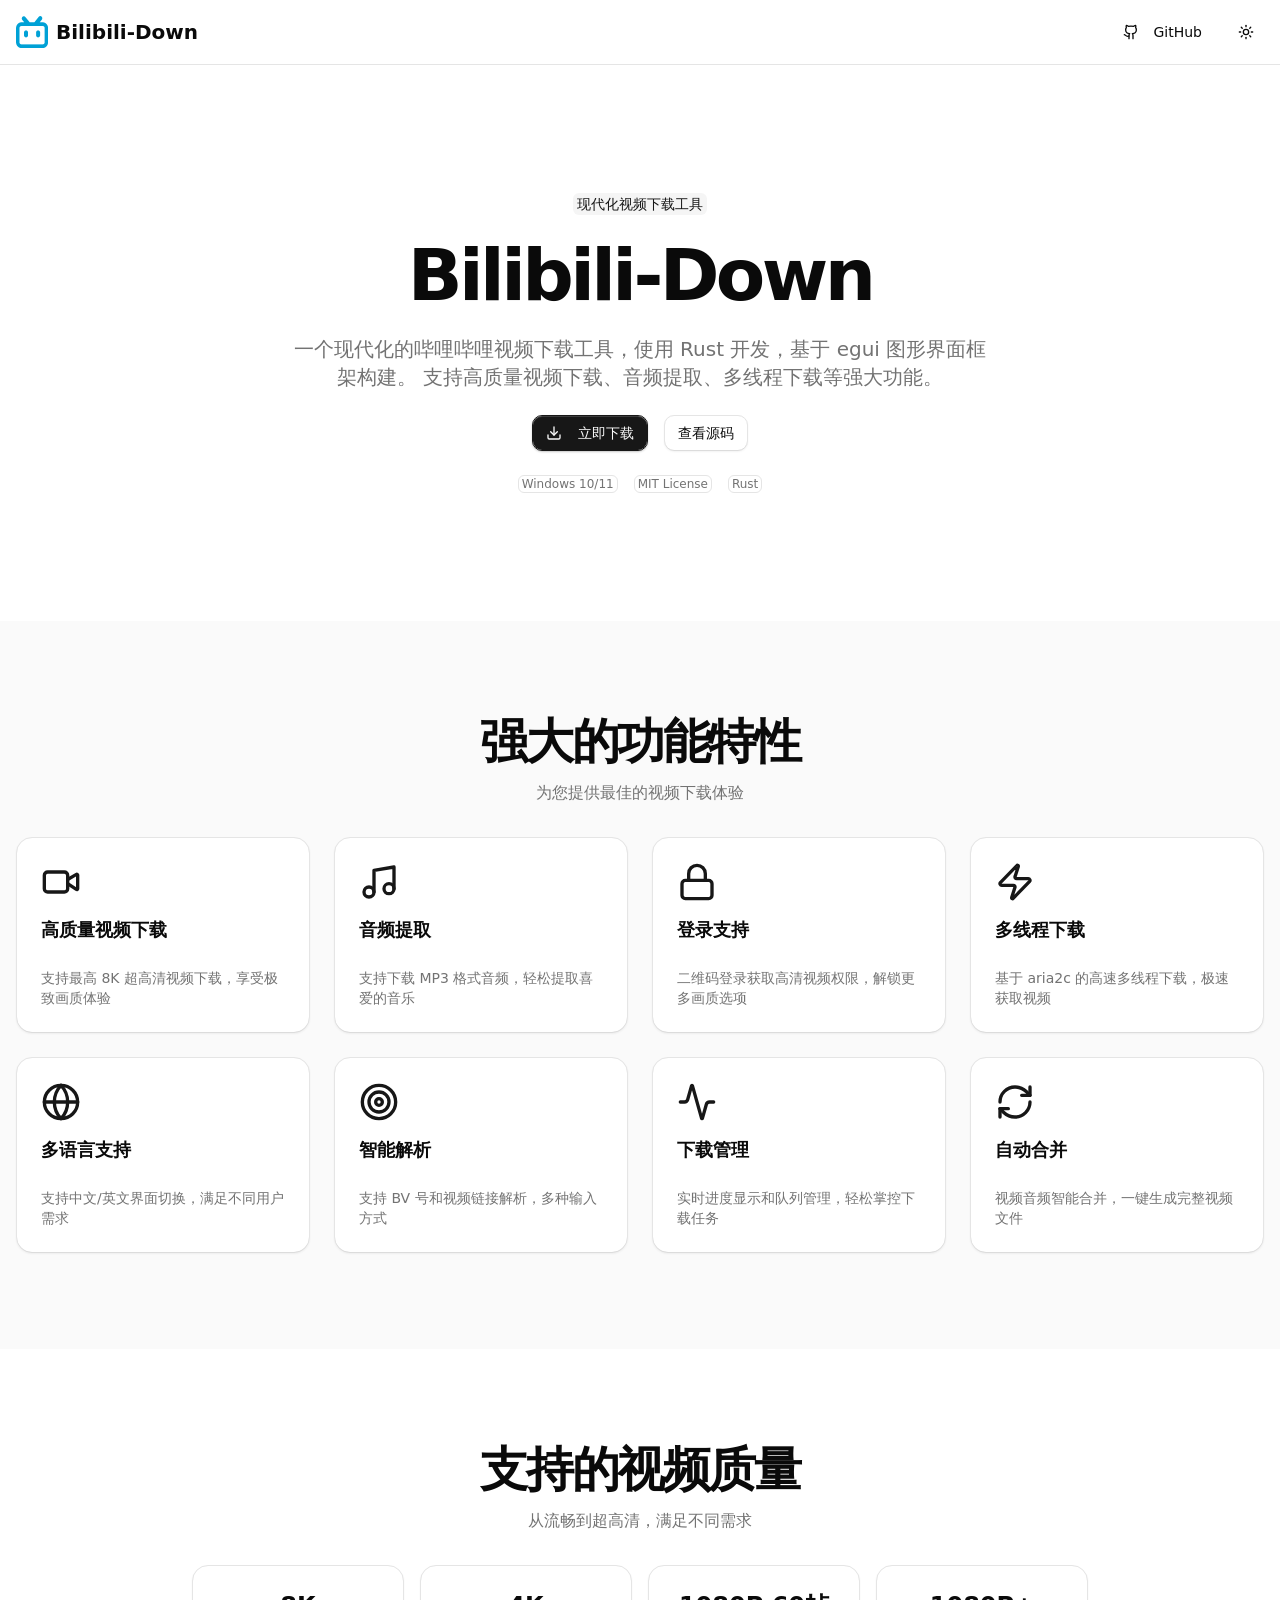
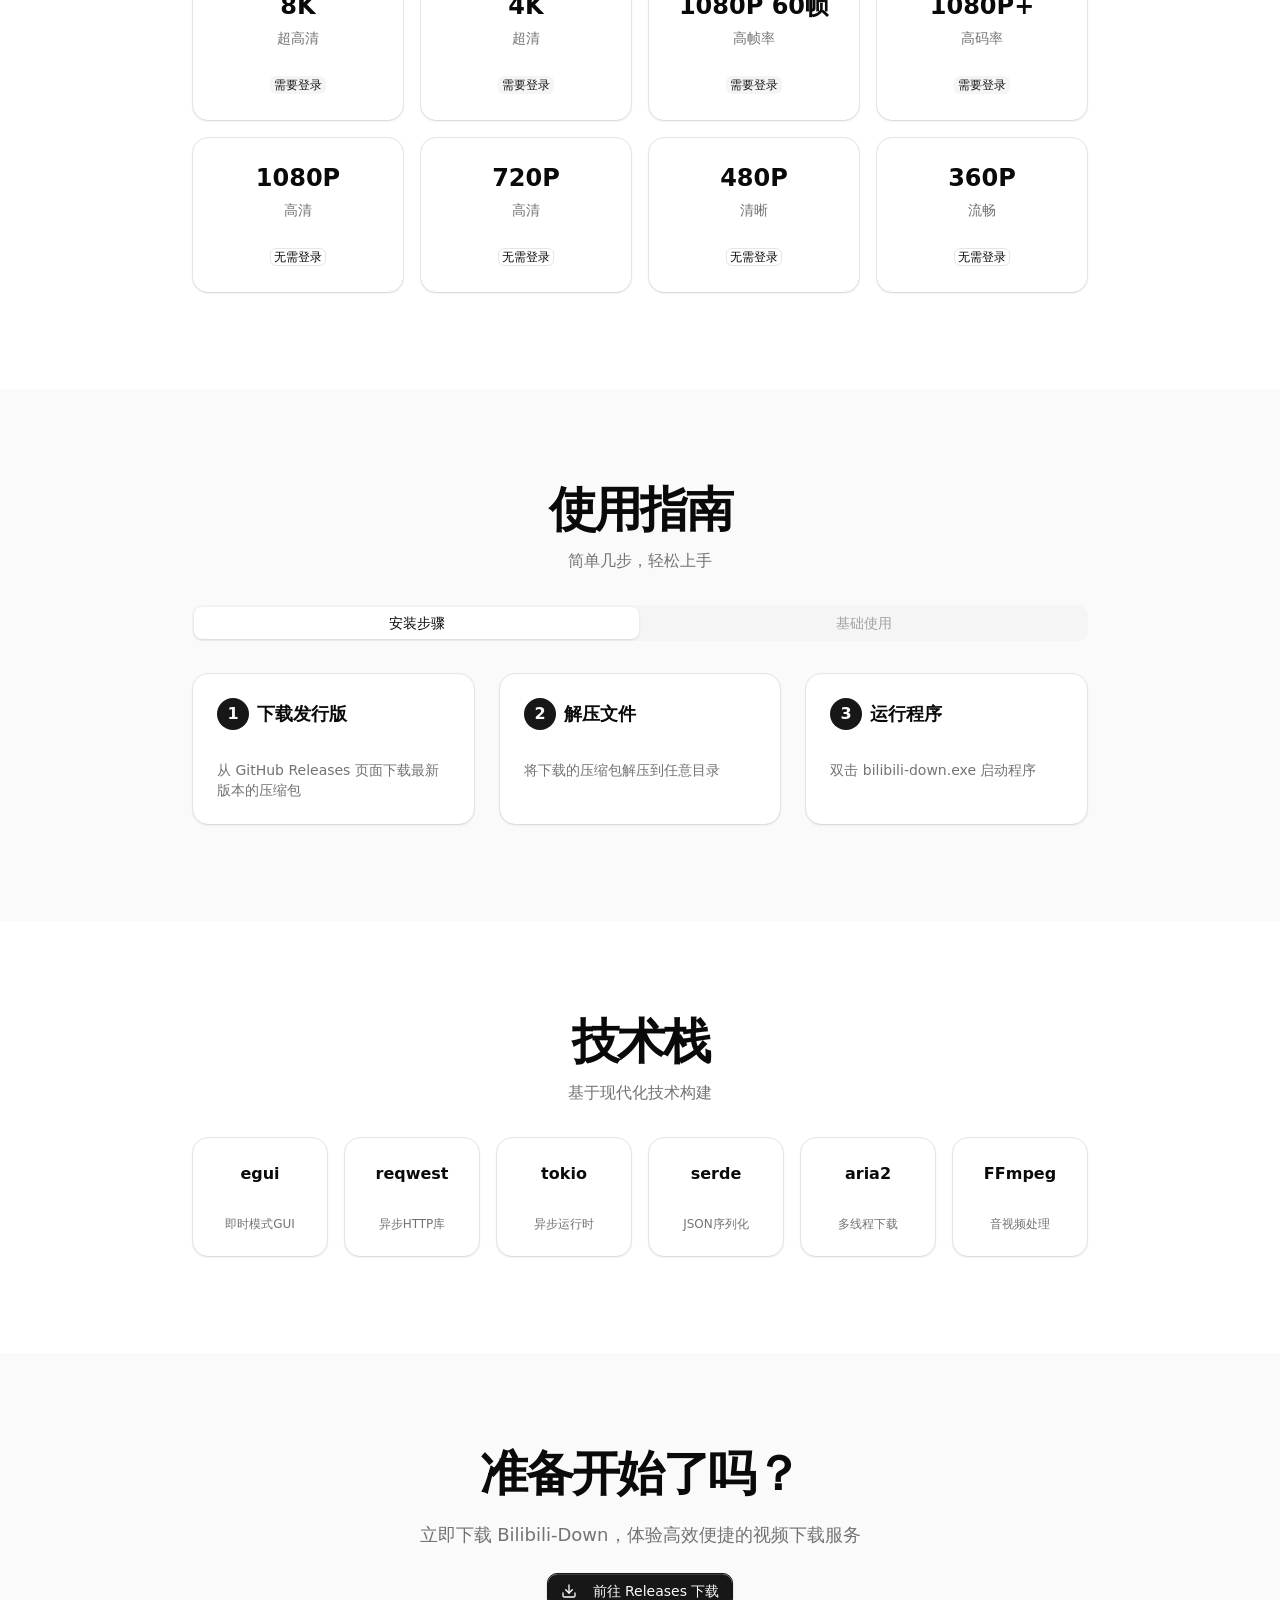
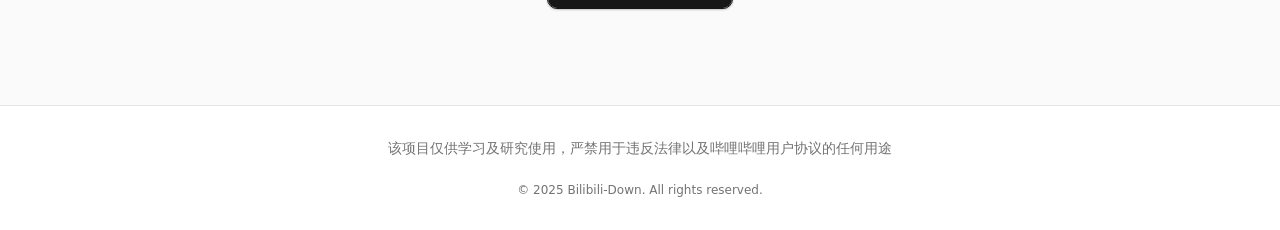
<file: index.html>
<!DOCTYPE html><!--T2RwnxUCyf8t8gogSUFbK--><html lang="zh-CN"><head><meta charSet="utf-8"/><meta name="viewport" content="width=device-width, initial-scale=1"/><link rel="stylesheet" href="/_next/static/chunks/2327552f88a0698f.css" data-precedence="next"/><link rel="preload" as="script" fetchPriority="low" href="/_next/static/chunks/fd5f064b2a3f9309.js"/><script src="/_next/static/chunks/7a31ea272d125c99.js" async=""></script><script src="/_next/static/chunks/42fe645366488e29.js" async=""></script><script src="/_next/static/chunks/e241394cca6a88a3.js" async=""></script><script src="/_next/static/chunks/turbopack-09713bda82b55e93.js" async=""></script><script src="/_next/static/chunks/db96b6f60830f494.js" async=""></script><script src="/_next/static/chunks/ff1a16fafef87110.js" async=""></script><script src="/_next/static/chunks/80e12d8ac6e4a924.js" async=""></script><script src="/_next/static/chunks/4a44e0238b98edfd.js" async=""></script><title>Bilibili-Down - 现代化的哔哩哔哩视频下载工具</title><meta name="description" content="一个现代化的哔哩哔哩视频下载工具，支持高质量视频下载、音频提取、多线程下载等功能。使用 Rust 开发，基于 egui 图形界面框架构建。"/><script src="/_next/static/chunks/a6dad97d9634a72d.js" noModule=""></script></head><body class="antialiased"><div hidden=""><!--$--><!--/$--></div><div class="flex min-h-screen flex-col"><header class="sticky top-0 z-50 w-full border-b border-border bg-background/95 backdrop-blur supports-[backdrop-filter]:bg-background/60"><div class="container mx-auto flex h-16 items-center justify-between px-4"><a class="flex items-center space-x-2" href="/"><img alt="Bilibili-Down Logo" loading="lazy" width="32" height="32" decoding="async" data-nimg="1" style="color:transparent" src="/favicon.png"/><span class="text-xl font-bold">Bilibili-Down</span></a><div class="flex items-center space-x-4"><a href="https://github.com/NORMAL-EX/Bilibili-Down" target="_blank" rel="noopener noreferrer" class="relative shrink-0 cursor-pointer justify-center whitespace-nowrap rounded-lg border bg-clip-padding font-medium text-sm outline-none transition-shadow before:pointer-events-none before:absolute before:inset-0 before:rounded-[calc(var(--radius-lg)-1px)] pointer-coarse:after:absolute pointer-coarse:after:size-full pointer-coarse:after:min-h-11 pointer-coarse:after:min-w-11 focus-visible:ring-2 focus-visible:ring-ring focus-visible:ring-offset-1 focus-visible:ring-offset-background disabled:pointer-events-none disabled:opacity-64 [&amp;_svg:not([class*=&#x27;size-&#x27;])]:size-4 [&amp;_svg]:pointer-events-none [&amp;_svg]:shrink-0 min-h-7 gap-1.5 px-[calc(--spacing(2.5)-1px)] py-[calc(--spacing(1)-1px)] border-transparent hover:bg-accent data-pressed:bg-accent flex items-center space-x-2" data-slot="button"><svg xmlns="http://www.w3.org/2000/svg" width="24" height="24" viewBox="0 0 24 24" fill="none" stroke="currentColor" stroke-width="2" stroke-linecap="round" stroke-linejoin="round" class="lucide lucide-github h-5 w-5" aria-hidden="true"><path d="M15 22v-4a4.8 4.8 0 0 0-1-3.5c3 0 6-2 6-5.5.08-1.25-.27-2.48-1-3.5.28-1.15.28-2.35 0-3.5 0 0-1 0-3 1.5-2.64-.5-5.36-.5-8 0C6 2 5 2 5 2c-.3 1.15-.3 2.35 0 3.5A5.403 5.403 0 0 0 4 9c0 3.5 3 5.5 6 5.5-.39.49-.68 1.05-.85 1.65-.17.6-.22 1.23-.15 1.85v4"></path><path d="M9 18c-4.51 2-5-2-7-2"></path></svg><span class="hidden sm:inline">GitHub</span></a><button type="button" class="relative inline-flex shrink-0 cursor-pointer items-center justify-center whitespace-nowrap rounded-lg border bg-clip-padding font-medium text-sm outline-none transition-shadow before:pointer-events-none before:absolute before:inset-0 before:rounded-[calc(var(--radius-lg)-1px)] pointer-coarse:after:absolute pointer-coarse:after:size-full pointer-coarse:after:min-h-11 pointer-coarse:after:min-w-11 focus-visible:ring-2 focus-visible:ring-ring focus-visible:ring-offset-1 focus-visible:ring-offset-background disabled:pointer-events-none disabled:opacity-64 [&amp;_svg:not([class*=&#x27;size-&#x27;])]:size-4 [&amp;_svg]:pointer-events-none [&amp;_svg]:shrink-0 min-h-7 gap-1.5 px-[calc(--spacing(2.5)-1px)] py-[calc(--spacing(1)-1px)] border-transparent hover:bg-accent data-pressed:bg-accent" data-slot="button" aria-label="Toggle theme"><svg xmlns="http://www.w3.org/2000/svg" width="24" height="24" viewBox="0 0 24 24" fill="none" stroke="currentColor" stroke-width="2" stroke-linecap="round" stroke-linejoin="round" class="lucide lucide-sun h-5 w-5" aria-hidden="true"><circle cx="12" cy="12" r="4"></circle><path d="M12 2v2"></path><path d="M12 20v2"></path><path d="m4.93 4.93 1.41 1.41"></path><path d="m17.66 17.66 1.41 1.41"></path><path d="M2 12h2"></path><path d="M20 12h2"></path><path d="m6.34 17.66-1.41 1.41"></path><path d="m19.07 4.93-1.41 1.41"></path></svg></button></div></div></header><main class="flex-1"><section class="w-full py-12 md:py-24 lg:py-32"><div class="container mx-auto px-4"><div class="flex flex-col items-center space-y-6 text-center"><span class="relative inline-flex shrink-0 items-center justify-center gap-1 whitespace-nowrap rounded-sm border border-transparent font-medium outline-none transition-shadow focus-visible:ring-2 focus-visible:ring-ring focus-visible:ring-offset-1 focus-visible:ring-offset-background disabled:pointer-events-none disabled:opacity-64 [&amp;_svg:not([class*=&#x27;size-&#x27;])]:size-3 [&amp;_svg]:pointer-events-none [&amp;_svg]:shrink-0 [button,a&amp;]:cursor-pointer [button,a&amp;]:pointer-coarse:after:absolute [button,a&amp;]:pointer-coarse:after:size-full [button,a&amp;]:pointer-coarse:after:min-h-11 [button,a&amp;]:pointer-coarse:after:min-w-11 px-[calc(--spacing(1)-1px)] bg-secondary text-secondary-foreground [button,a&amp;]:hover:bg-secondary/90 text-sm" data-slot="badge">现代化视频下载工具</span><h1 class="text-4xl font-bold tracking-tighter sm:text-5xl md:text-6xl lg:text-7xl">Bilibili-Down</h1><p class="max-w-[700px] text-lg text-muted-foreground md:text-xl">一个现代化的哔哩哔哩视频下载工具，使用 Rust 开发，基于 egui 图形界面框架构建。 支持高质量视频下载、音频提取、多线程下载等强大功能。</p><div class="flex flex-col gap-4 sm:flex-row"><a href="https://github.com/NORMAL-EX/Bilibili-Down/releases" target="_blank" rel="noopener noreferrer" class="relative inline-flex shrink-0 cursor-pointer items-center justify-center gap-2 whitespace-nowrap rounded-lg border bg-clip-padding font-medium text-sm outline-none transition-shadow before:pointer-events-none before:absolute before:inset-0 before:rounded-[calc(var(--radius-lg)-1px)] pointer-coarse:after:absolute pointer-coarse:after:size-full pointer-coarse:after:min-h-11 pointer-coarse:after:min-w-11 focus-visible:ring-2 focus-visible:ring-ring focus-visible:ring-offset-1 focus-visible:ring-offset-background disabled:pointer-events-none disabled:opacity-64 [&amp;_svg:not([class*=&#x27;size-&#x27;])]:size-4 [&amp;_svg]:pointer-events-none [&amp;_svg]:shrink-0 min-h-9 px-[calc(--spacing(3.5)-1px)] py-[calc(--spacing(2)-1px)] not-disabled:inset-shadow-[0_1px_--theme(--color-white/16%)] border-primary bg-primary text-primary-foreground shadow-primary/24 shadow-xs hover:bg-primary/90 [&amp;:is(:active,[data-pressed])]:inset-shadow-[0_1px_--theme(--color-black/8%)] [&amp;:is(:disabled,:active,[data-pressed])]:shadow-none" data-slot="button"><svg xmlns="http://www.w3.org/2000/svg" width="24" height="24" viewBox="0 0 24 24" fill="none" stroke="currentColor" stroke-width="2" stroke-linecap="round" stroke-linejoin="round" class="lucide lucide-download mr-2 h-5 w-5" aria-hidden="true"><path d="M12 15V3"></path><path d="M21 15v4a2 2 0 0 1-2 2H5a2 2 0 0 1-2-2v-4"></path><path d="m7 10 5 5 5-5"></path></svg>立即下载</a><a href="https://github.com/NORMAL-EX/Bilibili-Down" target="_blank" rel="noopener noreferrer" class="relative inline-flex shrink-0 cursor-pointer items-center justify-center gap-2 whitespace-nowrap rounded-lg border bg-clip-padding font-medium text-sm outline-none transition-shadow before:pointer-events-none before:absolute before:inset-0 before:rounded-[calc(var(--radius-lg)-1px)] pointer-coarse:after:absolute pointer-coarse:after:size-full pointer-coarse:after:min-h-11 pointer-coarse:after:min-w-11 focus-visible:ring-2 focus-visible:ring-ring focus-visible:ring-offset-1 focus-visible:ring-offset-background disabled:pointer-events-none disabled:opacity-64 [&amp;_svg:not([class*=&#x27;size-&#x27;])]:size-4 [&amp;_svg]:pointer-events-none [&amp;_svg]:shrink-0 min-h-9 px-[calc(--spacing(3.5)-1px)] py-[calc(--spacing(2)-1px)] border-border bg-background shadow-xs not-disabled:not-active:not-data-pressed:before:shadow-[0_1px_--theme(--color-black/4%)] dark:bg-input/32 dark:not-in-data-[slot=group]:bg-clip-border dark:not-disabled:before:shadow-[0_-1px_--theme(--color-white/4%)] dark:not-disabled:not-active:not-data-pressed:before:shadow-[0_-1px_--theme(--color-white/8%)] [&amp;:is(:disabled,:active,[data-pressed])]:shadow-none [&amp;:is(:hover,[data-pressed])]:bg-accent/50 dark:[&amp;:is(:hover,[data-pressed])]:bg-input/64" data-slot="button">查看源码</a></div><div class="flex flex-wrap items-center justify-center gap-4 text-sm text-muted-foreground"><span class="relative inline-flex shrink-0 items-center justify-center gap-1 whitespace-nowrap rounded-sm border font-medium outline-none transition-shadow focus-visible:ring-2 focus-visible:ring-ring focus-visible:ring-offset-1 focus-visible:ring-offset-background disabled:pointer-events-none disabled:opacity-64 [&amp;_svg:not([class*=&#x27;size-&#x27;])]:size-3 [&amp;_svg]:pointer-events-none [&amp;_svg]:shrink-0 [button,a&amp;]:cursor-pointer [button,a&amp;]:pointer-coarse:after:absolute [button,a&amp;]:pointer-coarse:after:size-full [button,a&amp;]:pointer-coarse:after:min-h-11 [button,a&amp;]:pointer-coarse:after:min-w-11 px-[calc(--spacing(1)-1px)] text-xs border-border bg-transparent dark:bg-input/32 [button,a&amp;]:hover:bg-accent/50 dark:[button,a&amp;]:hover:bg-input/48" data-slot="badge">Windows 10/11</span><span class="relative inline-flex shrink-0 items-center justify-center gap-1 whitespace-nowrap rounded-sm border font-medium outline-none transition-shadow focus-visible:ring-2 focus-visible:ring-ring focus-visible:ring-offset-1 focus-visible:ring-offset-background disabled:pointer-events-none disabled:opacity-64 [&amp;_svg:not([class*=&#x27;size-&#x27;])]:size-3 [&amp;_svg]:pointer-events-none [&amp;_svg]:shrink-0 [button,a&amp;]:cursor-pointer [button,a&amp;]:pointer-coarse:after:absolute [button,a&amp;]:pointer-coarse:after:size-full [button,a&amp;]:pointer-coarse:after:min-h-11 [button,a&amp;]:pointer-coarse:after:min-w-11 px-[calc(--spacing(1)-1px)] text-xs border-border bg-transparent dark:bg-input/32 [button,a&amp;]:hover:bg-accent/50 dark:[button,a&amp;]:hover:bg-input/48" data-slot="badge">MIT License</span><span class="relative inline-flex shrink-0 items-center justify-center gap-1 whitespace-nowrap rounded-sm border font-medium outline-none transition-shadow focus-visible:ring-2 focus-visible:ring-ring focus-visible:ring-offset-1 focus-visible:ring-offset-background disabled:pointer-events-none disabled:opacity-64 [&amp;_svg:not([class*=&#x27;size-&#x27;])]:size-3 [&amp;_svg]:pointer-events-none [&amp;_svg]:shrink-0 [button,a&amp;]:cursor-pointer [button,a&amp;]:pointer-coarse:after:absolute [button,a&amp;]:pointer-coarse:after:size-full [button,a&amp;]:pointer-coarse:after:min-h-11 [button,a&amp;]:pointer-coarse:after:min-w-11 px-[calc(--spacing(1)-1px)] text-xs border-border bg-transparent dark:bg-input/32 [button,a&amp;]:hover:bg-accent/50 dark:[button,a&amp;]:hover:bg-input/48" data-slot="badge">Rust</span></div></div></div></section><section class="w-full bg-muted/50 py-12 md:py-24"><div class="container mx-auto px-4"><div class="flex flex-col items-center space-y-8"><div class="text-center"><h2 class="text-3xl font-bold tracking-tighter sm:text-4xl md:text-5xl">强大的功能特性</h2><p class="mt-4 text-muted-foreground">为您提供最佳的视频下载体验</p></div><div class="grid gap-6 sm:grid-cols-2 lg:grid-cols-4"><div class="relative flex flex-col gap-6 rounded-2xl border bg-card bg-clip-padding py-6 text-card-foreground shadow-xs before:pointer-events-none before:absolute before:inset-0 before:rounded-[calc(var(--radius-2xl)-1px)] before:shadow-[0_1px_--theme(--color-black/4%)] dark:bg-clip-border dark:before:shadow-[0_-1px_--theme(--color-white/8%)]" data-slot="card"><div class="@container/card-header grid auto-rows-min grid-rows-[auto_auto] items-start gap-1.5 px-6 has-data-[slot=card-action]:grid-cols-[1fr_auto] [.border-b]:pb-6" data-slot="card-header"><svg xmlns="http://www.w3.org/2000/svg" width="24" height="24" viewBox="0 0 24 24" fill="none" stroke="currentColor" stroke-width="2" stroke-linecap="round" stroke-linejoin="round" class="lucide lucide-video h-10 w-10 mb-2 text-primary" aria-hidden="true"><path d="m16 13 5.223 3.482a.5.5 0 0 0 .777-.416V7.87a.5.5 0 0 0-.752-.432L16 10.5"></path><rect x="2" y="6" width="14" height="12" rx="2"></rect></svg><div class="font-semibold text-lg" data-slot="card-title">高质量视频下载</div></div><div class="px-6" data-slot="card-content"><div class="text-muted-foreground text-sm" data-slot="card-description">支持最高 8K 超高清视频下载，享受极致画质体验</div></div></div><div class="relative flex flex-col gap-6 rounded-2xl border bg-card bg-clip-padding py-6 text-card-foreground shadow-xs before:pointer-events-none before:absolute before:inset-0 before:rounded-[calc(var(--radius-2xl)-1px)] before:shadow-[0_1px_--theme(--color-black/4%)] dark:bg-clip-border dark:before:shadow-[0_-1px_--theme(--color-white/8%)]" data-slot="card"><div class="@container/card-header grid auto-rows-min grid-rows-[auto_auto] items-start gap-1.5 px-6 has-data-[slot=card-action]:grid-cols-[1fr_auto] [.border-b]:pb-6" data-slot="card-header"><svg xmlns="http://www.w3.org/2000/svg" width="24" height="24" viewBox="0 0 24 24" fill="none" stroke="currentColor" stroke-width="2" stroke-linecap="round" stroke-linejoin="round" class="lucide lucide-music h-10 w-10 mb-2 text-primary" aria-hidden="true"><path d="M9 18V5l12-2v13"></path><circle cx="6" cy="18" r="3"></circle><circle cx="18" cy="16" r="3"></circle></svg><div class="font-semibold text-lg" data-slot="card-title">音频提取</div></div><div class="px-6" data-slot="card-content"><div class="text-muted-foreground text-sm" data-slot="card-description">支持下载 MP3 格式音频，轻松提取喜爱的音乐</div></div></div><div class="relative flex flex-col gap-6 rounded-2xl border bg-card bg-clip-padding py-6 text-card-foreground shadow-xs before:pointer-events-none before:absolute before:inset-0 before:rounded-[calc(var(--radius-2xl)-1px)] before:shadow-[0_1px_--theme(--color-black/4%)] dark:bg-clip-border dark:before:shadow-[0_-1px_--theme(--color-white/8%)]" data-slot="card"><div class="@container/card-header grid auto-rows-min grid-rows-[auto_auto] items-start gap-1.5 px-6 has-data-[slot=card-action]:grid-cols-[1fr_auto] [.border-b]:pb-6" data-slot="card-header"><svg xmlns="http://www.w3.org/2000/svg" width="24" height="24" viewBox="0 0 24 24" fill="none" stroke="currentColor" stroke-width="2" stroke-linecap="round" stroke-linejoin="round" class="lucide lucide-lock h-10 w-10 mb-2 text-primary" aria-hidden="true"><rect width="18" height="11" x="3" y="11" rx="2" ry="2"></rect><path d="M7 11V7a5 5 0 0 1 10 0v4"></path></svg><div class="font-semibold text-lg" data-slot="card-title">登录支持</div></div><div class="px-6" data-slot="card-content"><div class="text-muted-foreground text-sm" data-slot="card-description">二维码登录获取高清视频权限，解锁更多画质选项</div></div></div><div class="relative flex flex-col gap-6 rounded-2xl border bg-card bg-clip-padding py-6 text-card-foreground shadow-xs before:pointer-events-none before:absolute before:inset-0 before:rounded-[calc(var(--radius-2xl)-1px)] before:shadow-[0_1px_--theme(--color-black/4%)] dark:bg-clip-border dark:before:shadow-[0_-1px_--theme(--color-white/8%)]" data-slot="card"><div class="@container/card-header grid auto-rows-min grid-rows-[auto_auto] items-start gap-1.5 px-6 has-data-[slot=card-action]:grid-cols-[1fr_auto] [.border-b]:pb-6" data-slot="card-header"><svg xmlns="http://www.w3.org/2000/svg" width="24" height="24" viewBox="0 0 24 24" fill="none" stroke="currentColor" stroke-width="2" stroke-linecap="round" stroke-linejoin="round" class="lucide lucide-zap h-10 w-10 mb-2 text-primary" aria-hidden="true"><path d="M4 14a1 1 0 0 1-.78-1.63l9.9-10.2a.5.5 0 0 1 .86.46l-1.92 6.02A1 1 0 0 0 13 10h7a1 1 0 0 1 .78 1.63l-9.9 10.2a.5.5 0 0 1-.86-.46l1.92-6.02A1 1 0 0 0 11 14z"></path></svg><div class="font-semibold text-lg" data-slot="card-title">多线程下载</div></div><div class="px-6" data-slot="card-content"><div class="text-muted-foreground text-sm" data-slot="card-description">基于 aria2c 的高速多线程下载，极速获取视频</div></div></div><div class="relative flex flex-col gap-6 rounded-2xl border bg-card bg-clip-padding py-6 text-card-foreground shadow-xs before:pointer-events-none before:absolute before:inset-0 before:rounded-[calc(var(--radius-2xl)-1px)] before:shadow-[0_1px_--theme(--color-black/4%)] dark:bg-clip-border dark:before:shadow-[0_-1px_--theme(--color-white/8%)]" data-slot="card"><div class="@container/card-header grid auto-rows-min grid-rows-[auto_auto] items-start gap-1.5 px-6 has-data-[slot=card-action]:grid-cols-[1fr_auto] [.border-b]:pb-6" data-slot="card-header"><svg xmlns="http://www.w3.org/2000/svg" width="24" height="24" viewBox="0 0 24 24" fill="none" stroke="currentColor" stroke-width="2" stroke-linecap="round" stroke-linejoin="round" class="lucide lucide-globe h-10 w-10 mb-2 text-primary" aria-hidden="true"><circle cx="12" cy="12" r="10"></circle><path d="M12 2a14.5 14.5 0 0 0 0 20 14.5 14.5 0 0 0 0-20"></path><path d="M2 12h20"></path></svg><div class="font-semibold text-lg" data-slot="card-title">多语言支持</div></div><div class="px-6" data-slot="card-content"><div class="text-muted-foreground text-sm" data-slot="card-description">支持中文/英文界面切换，满足不同用户需求</div></div></div><div class="relative flex flex-col gap-6 rounded-2xl border bg-card bg-clip-padding py-6 text-card-foreground shadow-xs before:pointer-events-none before:absolute before:inset-0 before:rounded-[calc(var(--radius-2xl)-1px)] before:shadow-[0_1px_--theme(--color-black/4%)] dark:bg-clip-border dark:before:shadow-[0_-1px_--theme(--color-white/8%)]" data-slot="card"><div class="@container/card-header grid auto-rows-min grid-rows-[auto_auto] items-start gap-1.5 px-6 has-data-[slot=card-action]:grid-cols-[1fr_auto] [.border-b]:pb-6" data-slot="card-header"><svg xmlns="http://www.w3.org/2000/svg" width="24" height="24" viewBox="0 0 24 24" fill="none" stroke="currentColor" stroke-width="2" stroke-linecap="round" stroke-linejoin="round" class="lucide lucide-target h-10 w-10 mb-2 text-primary" aria-hidden="true"><circle cx="12" cy="12" r="10"></circle><circle cx="12" cy="12" r="6"></circle><circle cx="12" cy="12" r="2"></circle></svg><div class="font-semibold text-lg" data-slot="card-title">智能解析</div></div><div class="px-6" data-slot="card-content"><div class="text-muted-foreground text-sm" data-slot="card-description">支持 BV 号和视频链接解析，多种输入方式</div></div></div><div class="relative flex flex-col gap-6 rounded-2xl border bg-card bg-clip-padding py-6 text-card-foreground shadow-xs before:pointer-events-none before:absolute before:inset-0 before:rounded-[calc(var(--radius-2xl)-1px)] before:shadow-[0_1px_--theme(--color-black/4%)] dark:bg-clip-border dark:before:shadow-[0_-1px_--theme(--color-white/8%)]" data-slot="card"><div class="@container/card-header grid auto-rows-min grid-rows-[auto_auto] items-start gap-1.5 px-6 has-data-[slot=card-action]:grid-cols-[1fr_auto] [.border-b]:pb-6" data-slot="card-header"><svg xmlns="http://www.w3.org/2000/svg" width="24" height="24" viewBox="0 0 24 24" fill="none" stroke="currentColor" stroke-width="2" stroke-linecap="round" stroke-linejoin="round" class="lucide lucide-activity h-10 w-10 mb-2 text-primary" aria-hidden="true"><path d="M22 12h-2.48a2 2 0 0 0-1.93 1.46l-2.35 8.36a.25.25 0 0 1-.48 0L9.24 2.18a.25.25 0 0 0-.48 0l-2.35 8.36A2 2 0 0 1 4.49 12H2"></path></svg><div class="font-semibold text-lg" data-slot="card-title">下载管理</div></div><div class="px-6" data-slot="card-content"><div class="text-muted-foreground text-sm" data-slot="card-description">实时进度显示和队列管理，轻松掌控下载任务</div></div></div><div class="relative flex flex-col gap-6 rounded-2xl border bg-card bg-clip-padding py-6 text-card-foreground shadow-xs before:pointer-events-none before:absolute before:inset-0 before:rounded-[calc(var(--radius-2xl)-1px)] before:shadow-[0_1px_--theme(--color-black/4%)] dark:bg-clip-border dark:before:shadow-[0_-1px_--theme(--color-white/8%)]" data-slot="card"><div class="@container/card-header grid auto-rows-min grid-rows-[auto_auto] items-start gap-1.5 px-6 has-data-[slot=card-action]:grid-cols-[1fr_auto] [.border-b]:pb-6" data-slot="card-header"><svg xmlns="http://www.w3.org/2000/svg" width="24" height="24" viewBox="0 0 24 24" fill="none" stroke="currentColor" stroke-width="2" stroke-linecap="round" stroke-linejoin="round" class="lucide lucide-refresh-cw h-10 w-10 mb-2 text-primary" aria-hidden="true"><path d="M3 12a9 9 0 0 1 9-9 9.75 9.75 0 0 1 6.74 2.74L21 8"></path><path d="M21 3v5h-5"></path><path d="M21 12a9 9 0 0 1-9 9 9.75 9.75 0 0 1-6.74-2.74L3 16"></path><path d="M8 16H3v5"></path></svg><div class="font-semibold text-lg" data-slot="card-title">自动合并</div></div><div class="px-6" data-slot="card-content"><div class="text-muted-foreground text-sm" data-slot="card-description">视频音频智能合并，一键生成完整视频文件</div></div></div></div></div></div></section><section class="w-full py-12 md:py-24"><div class="container mx-auto px-4"><div class="flex flex-col items-center space-y-8"><div class="text-center"><h2 class="text-3xl font-bold tracking-tighter sm:text-4xl md:text-5xl">支持的视频质量</h2><p class="mt-4 text-muted-foreground">从流畅到超高清，满足不同需求</p></div><div class="w-full max-w-4xl"><div class="grid gap-4 sm:grid-cols-2 md:grid-cols-4"><div class="relative flex flex-col gap-6 rounded-2xl border bg-card bg-clip-padding py-6 text-card-foreground shadow-xs before:pointer-events-none before:absolute before:inset-0 before:rounded-[calc(var(--radius-2xl)-1px)] before:shadow-[0_1px_--theme(--color-black/4%)] dark:bg-clip-border dark:before:shadow-[0_-1px_--theme(--color-white/8%)] text-center" data-slot="card"><div class="@container/card-header grid auto-rows-min grid-rows-[auto_auto] items-start gap-1.5 px-6 has-data-[slot=card-action]:grid-cols-[1fr_auto] [.border-b]:pb-6" data-slot="card-header"><div class="font-semibold text-2xl" data-slot="card-title">8K</div><div class="text-muted-foreground text-sm" data-slot="card-description">超高清</div></div><div class="px-6" data-slot="card-content"><span class="relative inline-flex shrink-0 items-center justify-center gap-1 whitespace-nowrap rounded-sm border border-transparent font-medium outline-none transition-shadow focus-visible:ring-2 focus-visible:ring-ring focus-visible:ring-offset-1 focus-visible:ring-offset-background disabled:pointer-events-none disabled:opacity-64 [&amp;_svg:not([class*=&#x27;size-&#x27;])]:size-3 [&amp;_svg]:pointer-events-none [&amp;_svg]:shrink-0 [button,a&amp;]:cursor-pointer [button,a&amp;]:pointer-coarse:after:absolute [button,a&amp;]:pointer-coarse:after:size-full [button,a&amp;]:pointer-coarse:after:min-h-11 [button,a&amp;]:pointer-coarse:after:min-w-11 px-[calc(--spacing(1)-1px)] text-xs bg-secondary text-secondary-foreground [button,a&amp;]:hover:bg-secondary/90" data-slot="badge">需要登录</span></div></div><div class="relative flex flex-col gap-6 rounded-2xl border bg-card bg-clip-padding py-6 text-card-foreground shadow-xs before:pointer-events-none before:absolute before:inset-0 before:rounded-[calc(var(--radius-2xl)-1px)] before:shadow-[0_1px_--theme(--color-black/4%)] dark:bg-clip-border dark:before:shadow-[0_-1px_--theme(--color-white/8%)] text-center" data-slot="card"><div class="@container/card-header grid auto-rows-min grid-rows-[auto_auto] items-start gap-1.5 px-6 has-data-[slot=card-action]:grid-cols-[1fr_auto] [.border-b]:pb-6" data-slot="card-header"><div class="font-semibold text-2xl" data-slot="card-title">4K</div><div class="text-muted-foreground text-sm" data-slot="card-description">超清</div></div><div class="px-6" data-slot="card-content"><span class="relative inline-flex shrink-0 items-center justify-center gap-1 whitespace-nowrap rounded-sm border border-transparent font-medium outline-none transition-shadow focus-visible:ring-2 focus-visible:ring-ring focus-visible:ring-offset-1 focus-visible:ring-offset-background disabled:pointer-events-none disabled:opacity-64 [&amp;_svg:not([class*=&#x27;size-&#x27;])]:size-3 [&amp;_svg]:pointer-events-none [&amp;_svg]:shrink-0 [button,a&amp;]:cursor-pointer [button,a&amp;]:pointer-coarse:after:absolute [button,a&amp;]:pointer-coarse:after:size-full [button,a&amp;]:pointer-coarse:after:min-h-11 [button,a&amp;]:pointer-coarse:after:min-w-11 px-[calc(--spacing(1)-1px)] text-xs bg-secondary text-secondary-foreground [button,a&amp;]:hover:bg-secondary/90" data-slot="badge">需要登录</span></div></div><div class="relative flex flex-col gap-6 rounded-2xl border bg-card bg-clip-padding py-6 text-card-foreground shadow-xs before:pointer-events-none before:absolute before:inset-0 before:rounded-[calc(var(--radius-2xl)-1px)] before:shadow-[0_1px_--theme(--color-black/4%)] dark:bg-clip-border dark:before:shadow-[0_-1px_--theme(--color-white/8%)] text-center" data-slot="card"><div class="@container/card-header grid auto-rows-min grid-rows-[auto_auto] items-start gap-1.5 px-6 has-data-[slot=card-action]:grid-cols-[1fr_auto] [.border-b]:pb-6" data-slot="card-header"><div class="font-semibold text-2xl" data-slot="card-title">1080P 60帧</div><div class="text-muted-foreground text-sm" data-slot="card-description">高帧率</div></div><div class="px-6" data-slot="card-content"><span class="relative inline-flex shrink-0 items-center justify-center gap-1 whitespace-nowrap rounded-sm border border-transparent font-medium outline-none transition-shadow focus-visible:ring-2 focus-visible:ring-ring focus-visible:ring-offset-1 focus-visible:ring-offset-background disabled:pointer-events-none disabled:opacity-64 [&amp;_svg:not([class*=&#x27;size-&#x27;])]:size-3 [&amp;_svg]:pointer-events-none [&amp;_svg]:shrink-0 [button,a&amp;]:cursor-pointer [button,a&amp;]:pointer-coarse:after:absolute [button,a&amp;]:pointer-coarse:after:size-full [button,a&amp;]:pointer-coarse:after:min-h-11 [button,a&amp;]:pointer-coarse:after:min-w-11 px-[calc(--spacing(1)-1px)] text-xs bg-secondary text-secondary-foreground [button,a&amp;]:hover:bg-secondary/90" data-slot="badge">需要登录</span></div></div><div class="relative flex flex-col gap-6 rounded-2xl border bg-card bg-clip-padding py-6 text-card-foreground shadow-xs before:pointer-events-none before:absolute before:inset-0 before:rounded-[calc(var(--radius-2xl)-1px)] before:shadow-[0_1px_--theme(--color-black/4%)] dark:bg-clip-border dark:before:shadow-[0_-1px_--theme(--color-white/8%)] text-center" data-slot="card"><div class="@container/card-header grid auto-rows-min grid-rows-[auto_auto] items-start gap-1.5 px-6 has-data-[slot=card-action]:grid-cols-[1fr_auto] [.border-b]:pb-6" data-slot="card-header"><div class="font-semibold text-2xl" data-slot="card-title">1080P+</div><div class="text-muted-foreground text-sm" data-slot="card-description">高码率</div></div><div class="px-6" data-slot="card-content"><span class="relative inline-flex shrink-0 items-center justify-center gap-1 whitespace-nowrap rounded-sm border border-transparent font-medium outline-none transition-shadow focus-visible:ring-2 focus-visible:ring-ring focus-visible:ring-offset-1 focus-visible:ring-offset-background disabled:pointer-events-none disabled:opacity-64 [&amp;_svg:not([class*=&#x27;size-&#x27;])]:size-3 [&amp;_svg]:pointer-events-none [&amp;_svg]:shrink-0 [button,a&amp;]:cursor-pointer [button,a&amp;]:pointer-coarse:after:absolute [button,a&amp;]:pointer-coarse:after:size-full [button,a&amp;]:pointer-coarse:after:min-h-11 [button,a&amp;]:pointer-coarse:after:min-w-11 px-[calc(--spacing(1)-1px)] text-xs bg-secondary text-secondary-foreground [button,a&amp;]:hover:bg-secondary/90" data-slot="badge">需要登录</span></div></div><div class="relative flex flex-col gap-6 rounded-2xl border bg-card bg-clip-padding py-6 text-card-foreground shadow-xs before:pointer-events-none before:absolute before:inset-0 before:rounded-[calc(var(--radius-2xl)-1px)] before:shadow-[0_1px_--theme(--color-black/4%)] dark:bg-clip-border dark:before:shadow-[0_-1px_--theme(--color-white/8%)] text-center" data-slot="card"><div class="@container/card-header grid auto-rows-min grid-rows-[auto_auto] items-start gap-1.5 px-6 has-data-[slot=card-action]:grid-cols-[1fr_auto] [.border-b]:pb-6" data-slot="card-header"><div class="font-semibold text-2xl" data-slot="card-title">1080P</div><div class="text-muted-foreground text-sm" data-slot="card-description">高清</div></div><div class="px-6" data-slot="card-content"><span class="relative inline-flex shrink-0 items-center justify-center gap-1 whitespace-nowrap rounded-sm border font-medium outline-none transition-shadow focus-visible:ring-2 focus-visible:ring-ring focus-visible:ring-offset-1 focus-visible:ring-offset-background disabled:pointer-events-none disabled:opacity-64 [&amp;_svg:not([class*=&#x27;size-&#x27;])]:size-3 [&amp;_svg]:pointer-events-none [&amp;_svg]:shrink-0 [button,a&amp;]:cursor-pointer [button,a&amp;]:pointer-coarse:after:absolute [button,a&amp;]:pointer-coarse:after:size-full [button,a&amp;]:pointer-coarse:after:min-h-11 [button,a&amp;]:pointer-coarse:after:min-w-11 px-[calc(--spacing(1)-1px)] text-xs border-border bg-transparent dark:bg-input/32 [button,a&amp;]:hover:bg-accent/50 dark:[button,a&amp;]:hover:bg-input/48" data-slot="badge">无需登录</span></div></div><div class="relative flex flex-col gap-6 rounded-2xl border bg-card bg-clip-padding py-6 text-card-foreground shadow-xs before:pointer-events-none before:absolute before:inset-0 before:rounded-[calc(var(--radius-2xl)-1px)] before:shadow-[0_1px_--theme(--color-black/4%)] dark:bg-clip-border dark:before:shadow-[0_-1px_--theme(--color-white/8%)] text-center" data-slot="card"><div class="@container/card-header grid auto-rows-min grid-rows-[auto_auto] items-start gap-1.5 px-6 has-data-[slot=card-action]:grid-cols-[1fr_auto] [.border-b]:pb-6" data-slot="card-header"><div class="font-semibold text-2xl" data-slot="card-title">720P</div><div class="text-muted-foreground text-sm" data-slot="card-description">高清</div></div><div class="px-6" data-slot="card-content"><span class="relative inline-flex shrink-0 items-center justify-center gap-1 whitespace-nowrap rounded-sm border font-medium outline-none transition-shadow focus-visible:ring-2 focus-visible:ring-ring focus-visible:ring-offset-1 focus-visible:ring-offset-background disabled:pointer-events-none disabled:opacity-64 [&amp;_svg:not([class*=&#x27;size-&#x27;])]:size-3 [&amp;_svg]:pointer-events-none [&amp;_svg]:shrink-0 [button,a&amp;]:cursor-pointer [button,a&amp;]:pointer-coarse:after:absolute [button,a&amp;]:pointer-coarse:after:size-full [button,a&amp;]:pointer-coarse:after:min-h-11 [button,a&amp;]:pointer-coarse:after:min-w-11 px-[calc(--spacing(1)-1px)] text-xs border-border bg-transparent dark:bg-input/32 [button,a&amp;]:hover:bg-accent/50 dark:[button,a&amp;]:hover:bg-input/48" data-slot="badge">无需登录</span></div></div><div class="relative flex flex-col gap-6 rounded-2xl border bg-card bg-clip-padding py-6 text-card-foreground shadow-xs before:pointer-events-none before:absolute before:inset-0 before:rounded-[calc(var(--radius-2xl)-1px)] before:shadow-[0_1px_--theme(--color-black/4%)] dark:bg-clip-border dark:before:shadow-[0_-1px_--theme(--color-white/8%)] text-center" data-slot="card"><div class="@container/card-header grid auto-rows-min grid-rows-[auto_auto] items-start gap-1.5 px-6 has-data-[slot=card-action]:grid-cols-[1fr_auto] [.border-b]:pb-6" data-slot="card-header"><div class="font-semibold text-2xl" data-slot="card-title">480P</div><div class="text-muted-foreground text-sm" data-slot="card-description">清晰</div></div><div class="px-6" data-slot="card-content"><span class="relative inline-flex shrink-0 items-center justify-center gap-1 whitespace-nowrap rounded-sm border font-medium outline-none transition-shadow focus-visible:ring-2 focus-visible:ring-ring focus-visible:ring-offset-1 focus-visible:ring-offset-background disabled:pointer-events-none disabled:opacity-64 [&amp;_svg:not([class*=&#x27;size-&#x27;])]:size-3 [&amp;_svg]:pointer-events-none [&amp;_svg]:shrink-0 [button,a&amp;]:cursor-pointer [button,a&amp;]:pointer-coarse:after:absolute [button,a&amp;]:pointer-coarse:after:size-full [button,a&amp;]:pointer-coarse:after:min-h-11 [button,a&amp;]:pointer-coarse:after:min-w-11 px-[calc(--spacing(1)-1px)] text-xs border-border bg-transparent dark:bg-input/32 [button,a&amp;]:hover:bg-accent/50 dark:[button,a&amp;]:hover:bg-input/48" data-slot="badge">无需登录</span></div></div><div class="relative flex flex-col gap-6 rounded-2xl border bg-card bg-clip-padding py-6 text-card-foreground shadow-xs before:pointer-events-none before:absolute before:inset-0 before:rounded-[calc(var(--radius-2xl)-1px)] before:shadow-[0_1px_--theme(--color-black/4%)] dark:bg-clip-border dark:before:shadow-[0_-1px_--theme(--color-white/8%)] text-center" data-slot="card"><div class="@container/card-header grid auto-rows-min grid-rows-[auto_auto] items-start gap-1.5 px-6 has-data-[slot=card-action]:grid-cols-[1fr_auto] [.border-b]:pb-6" data-slot="card-header"><div class="font-semibold text-2xl" data-slot="card-title">360P</div><div class="text-muted-foreground text-sm" data-slot="card-description">流畅</div></div><div class="px-6" data-slot="card-content"><span class="relative inline-flex shrink-0 items-center justify-center gap-1 whitespace-nowrap rounded-sm border font-medium outline-none transition-shadow focus-visible:ring-2 focus-visible:ring-ring focus-visible:ring-offset-1 focus-visible:ring-offset-background disabled:pointer-events-none disabled:opacity-64 [&amp;_svg:not([class*=&#x27;size-&#x27;])]:size-3 [&amp;_svg]:pointer-events-none [&amp;_svg]:shrink-0 [button,a&amp;]:cursor-pointer [button,a&amp;]:pointer-coarse:after:absolute [button,a&amp;]:pointer-coarse:after:size-full [button,a&amp;]:pointer-coarse:after:min-h-11 [button,a&amp;]:pointer-coarse:after:min-w-11 px-[calc(--spacing(1)-1px)] text-xs border-border bg-transparent dark:bg-input/32 [button,a&amp;]:hover:bg-accent/50 dark:[button,a&amp;]:hover:bg-input/48" data-slot="badge">无需登录</span></div></div></div></div></div></div></section><section class="w-full bg-muted/50 py-12 md:py-24"><div class="container mx-auto px-4"><div class="flex flex-col items-center space-y-8"><div class="text-center"><h2 class="text-3xl font-bold tracking-tighter sm:text-4xl md:text-5xl">使用指南</h2><p class="mt-4 text-muted-foreground">简单几步，轻松上手</p></div><div data-orientation="horizontal" data-activation-direction="none" data-slot="tabs" class="flex flex-col gap-2 data-[orientation=vertical]:flex-row w-full max-w-4xl"><div data-orientation="horizontal" data-activation-direction="none" role="tablist" data-slot="tabs-list" class="relative z-0 items-center justify-center gap-x-0.5 data-[orientation=vertical]:flex-col rounded-lg bg-muted p-0.5 text-muted-foreground/64 grid w-full grid-cols-2"><button type="button" data-active="" data-orientation="horizontal" aria-disabled="false" tabindex="-1" role="tab" aria-selected="true" id="base-ui-_R_2miavb_" data-composite-item-active="" data-slot="tabs-trigger" class="flex flex-1 shrink-0 cursor-pointer items-center justify-center whitespace-nowrap rounded-md border border-transparent font-medium text-sm outline-none transition-[color,background-color,box-shadow] focus-visible:ring-2 focus-visible:ring-ring data-disabled:pointer-events-none data-disabled:opacity-64 [&amp;_svg:not([class*=&#x27;size-&#x27;])]:size-4 [&amp;_svg]:pointer-events-none [&amp;_svg]:shrink-0 hover:text-muted-foreground data-active:text-foreground gap-1.5 px-[calc(--spacing(2.5)-1px)] py-[calc(--spacing(1.5)-1px)] data-[orientation=vertical]:w-full data-[orientation=vertical]:justify-start">安装步骤</button><button type="button" data-orientation="horizontal" aria-disabled="false" tabindex="-1" role="tab" aria-selected="false" id="base-ui-_R_4miavb_" data-slot="tabs-trigger" class="flex flex-1 shrink-0 cursor-pointer items-center justify-center whitespace-nowrap rounded-md border border-transparent font-medium text-sm outline-none transition-[color,background-color,box-shadow] focus-visible:ring-2 focus-visible:ring-ring data-disabled:pointer-events-none data-disabled:opacity-64 [&amp;_svg:not([class*=&#x27;size-&#x27;])]:size-4 [&amp;_svg]:pointer-events-none [&amp;_svg]:shrink-0 hover:text-muted-foreground data-active:text-foreground gap-1.5 px-[calc(--spacing(2.5)-1px)] py-[calc(--spacing(1.5)-1px)] data-[orientation=vertical]:w-full data-[orientation=vertical]:justify-start">基础使用</button><span data-orientation="horizontal" data-activation-direction="none" role="presentation" hidden="" data-slot="tab-indicator" class="-translate-y-(--active-tab-bottom) absolute bottom-0 left-0 h-(--active-tab-height) w-(--active-tab-width) translate-x-(--active-tab-left) transition-[width,translate] duration-200 ease-in-out -z-1 rounded-md bg-background shadow-sm dark:bg-accent"></span></div><div data-orientation="horizontal" data-activation-direction="none" id="base-ui-_R_aiavb_" role="tabpanel" tabindex="0" data-index="-1" data-slot="tabs-content" class="flex-1 outline-none mt-6"><div class="grid gap-6 md:grid-cols-3"><div class="relative flex flex-col gap-6 rounded-2xl border bg-card bg-clip-padding py-6 text-card-foreground shadow-xs before:pointer-events-none before:absolute before:inset-0 before:rounded-[calc(var(--radius-2xl)-1px)] before:shadow-[0_1px_--theme(--color-black/4%)] dark:bg-clip-border dark:before:shadow-[0_-1px_--theme(--color-white/8%)]" data-slot="card"><div class="@container/card-header grid auto-rows-min grid-rows-[auto_auto] items-start gap-1.5 px-6 has-data-[slot=card-action]:grid-cols-[1fr_auto] [.border-b]:pb-6" data-slot="card-header"><div class="flex items-center space-x-2"><div class="flex h-8 w-8 items-center justify-center rounded-full bg-primary text-primary-foreground font-bold">1</div><div class="font-semibold text-lg" data-slot="card-title">下载发行版</div></div></div><div class="px-6" data-slot="card-content"><div class="text-muted-foreground text-sm" data-slot="card-description">从 GitHub Releases 页面下载最新版本的压缩包</div></div></div><div class="relative flex flex-col gap-6 rounded-2xl border bg-card bg-clip-padding py-6 text-card-foreground shadow-xs before:pointer-events-none before:absolute before:inset-0 before:rounded-[calc(var(--radius-2xl)-1px)] before:shadow-[0_1px_--theme(--color-black/4%)] dark:bg-clip-border dark:before:shadow-[0_-1px_--theme(--color-white/8%)]" data-slot="card"><div class="@container/card-header grid auto-rows-min grid-rows-[auto_auto] items-start gap-1.5 px-6 has-data-[slot=card-action]:grid-cols-[1fr_auto] [.border-b]:pb-6" data-slot="card-header"><div class="flex items-center space-x-2"><div class="flex h-8 w-8 items-center justify-center rounded-full bg-primary text-primary-foreground font-bold">2</div><div class="font-semibold text-lg" data-slot="card-title">解压文件</div></div></div><div class="px-6" data-slot="card-content"><div class="text-muted-foreground text-sm" data-slot="card-description">将下载的压缩包解压到任意目录</div></div></div><div class="relative flex flex-col gap-6 rounded-2xl border bg-card bg-clip-padding py-6 text-card-foreground shadow-xs before:pointer-events-none before:absolute before:inset-0 before:rounded-[calc(var(--radius-2xl)-1px)] before:shadow-[0_1px_--theme(--color-black/4%)] dark:bg-clip-border dark:before:shadow-[0_-1px_--theme(--color-white/8%)]" data-slot="card"><div class="@container/card-header grid auto-rows-min grid-rows-[auto_auto] items-start gap-1.5 px-6 has-data-[slot=card-action]:grid-cols-[1fr_auto] [.border-b]:pb-6" data-slot="card-header"><div class="flex items-center space-x-2"><div class="flex h-8 w-8 items-center justify-center rounded-full bg-primary text-primary-foreground font-bold">3</div><div class="font-semibold text-lg" data-slot="card-title">运行程序</div></div></div><div class="px-6" data-slot="card-content"><div class="text-muted-foreground text-sm" data-slot="card-description">双击 bilibili-down.exe 启动程序</div></div></div></div></div><div data-hidden="" data-orientation="horizontal" data-activation-direction="none" hidden="" id="base-ui-_R_eiavb_" role="tabpanel" tabindex="-1" data-index="-1" data-slot="tabs-content" class="flex-1 outline-none mt-6"></div></div></div></div></section><section class="w-full py-12 md:py-24"><div class="container mx-auto px-4"><div class="flex flex-col items-center space-y-8"><div class="text-center"><h2 class="text-3xl font-bold tracking-tighter sm:text-4xl md:text-5xl">技术栈</h2><p class="mt-4 text-muted-foreground">基于现代化技术构建</p></div><div class="grid gap-4 sm:grid-cols-2 md:grid-cols-3 lg:grid-cols-6 w-full max-w-4xl"><div class="relative flex flex-col gap-6 rounded-2xl border bg-card bg-clip-padding py-6 text-card-foreground shadow-xs before:pointer-events-none before:absolute before:inset-0 before:rounded-[calc(var(--radius-2xl)-1px)] before:shadow-[0_1px_--theme(--color-black/4%)] dark:bg-clip-border dark:before:shadow-[0_-1px_--theme(--color-white/8%)] text-center" data-slot="card"><div class="@container/card-header grid auto-rows-min grid-rows-[auto_auto] items-start gap-1.5 px-6 has-data-[slot=card-action]:grid-cols-[1fr_auto] [.border-b]:pb-6" data-slot="card-header"><div class="font-semibold text-base" data-slot="card-title">egui</div></div><div class="px-6" data-slot="card-content"><div class="text-muted-foreground text-xs" data-slot="card-description">即时模式GUI</div></div></div><div class="relative flex flex-col gap-6 rounded-2xl border bg-card bg-clip-padding py-6 text-card-foreground shadow-xs before:pointer-events-none before:absolute before:inset-0 before:rounded-[calc(var(--radius-2xl)-1px)] before:shadow-[0_1px_--theme(--color-black/4%)] dark:bg-clip-border dark:before:shadow-[0_-1px_--theme(--color-white/8%)] text-center" data-slot="card"><div class="@container/card-header grid auto-rows-min grid-rows-[auto_auto] items-start gap-1.5 px-6 has-data-[slot=card-action]:grid-cols-[1fr_auto] [.border-b]:pb-6" data-slot="card-header"><div class="font-semibold text-base" data-slot="card-title">reqwest</div></div><div class="px-6" data-slot="card-content"><div class="text-muted-foreground text-xs" data-slot="card-description">异步HTTP库</div></div></div><div class="relative flex flex-col gap-6 rounded-2xl border bg-card bg-clip-padding py-6 text-card-foreground shadow-xs before:pointer-events-none before:absolute before:inset-0 before:rounded-[calc(var(--radius-2xl)-1px)] before:shadow-[0_1px_--theme(--color-black/4%)] dark:bg-clip-border dark:before:shadow-[0_-1px_--theme(--color-white/8%)] text-center" data-slot="card"><div class="@container/card-header grid auto-rows-min grid-rows-[auto_auto] items-start gap-1.5 px-6 has-data-[slot=card-action]:grid-cols-[1fr_auto] [.border-b]:pb-6" data-slot="card-header"><div class="font-semibold text-base" data-slot="card-title">tokio</div></div><div class="px-6" data-slot="card-content"><div class="text-muted-foreground text-xs" data-slot="card-description">异步运行时</div></div></div><div class="relative flex flex-col gap-6 rounded-2xl border bg-card bg-clip-padding py-6 text-card-foreground shadow-xs before:pointer-events-none before:absolute before:inset-0 before:rounded-[calc(var(--radius-2xl)-1px)] before:shadow-[0_1px_--theme(--color-black/4%)] dark:bg-clip-border dark:before:shadow-[0_-1px_--theme(--color-white/8%)] text-center" data-slot="card"><div class="@container/card-header grid auto-rows-min grid-rows-[auto_auto] items-start gap-1.5 px-6 has-data-[slot=card-action]:grid-cols-[1fr_auto] [.border-b]:pb-6" data-slot="card-header"><div class="font-semibold text-base" data-slot="card-title">serde</div></div><div class="px-6" data-slot="card-content"><div class="text-muted-foreground text-xs" data-slot="card-description">JSON序列化</div></div></div><div class="relative flex flex-col gap-6 rounded-2xl border bg-card bg-clip-padding py-6 text-card-foreground shadow-xs before:pointer-events-none before:absolute before:inset-0 before:rounded-[calc(var(--radius-2xl)-1px)] before:shadow-[0_1px_--theme(--color-black/4%)] dark:bg-clip-border dark:before:shadow-[0_-1px_--theme(--color-white/8%)] text-center" data-slot="card"><div class="@container/card-header grid auto-rows-min grid-rows-[auto_auto] items-start gap-1.5 px-6 has-data-[slot=card-action]:grid-cols-[1fr_auto] [.border-b]:pb-6" data-slot="card-header"><div class="font-semibold text-base" data-slot="card-title">aria2</div></div><div class="px-6" data-slot="card-content"><div class="text-muted-foreground text-xs" data-slot="card-description">多线程下载</div></div></div><div class="relative flex flex-col gap-6 rounded-2xl border bg-card bg-clip-padding py-6 text-card-foreground shadow-xs before:pointer-events-none before:absolute before:inset-0 before:rounded-[calc(var(--radius-2xl)-1px)] before:shadow-[0_1px_--theme(--color-black/4%)] dark:bg-clip-border dark:before:shadow-[0_-1px_--theme(--color-white/8%)] text-center" data-slot="card"><div class="@container/card-header grid auto-rows-min grid-rows-[auto_auto] items-start gap-1.5 px-6 has-data-[slot=card-action]:grid-cols-[1fr_auto] [.border-b]:pb-6" data-slot="card-header"><div class="font-semibold text-base" data-slot="card-title">FFmpeg</div></div><div class="px-6" data-slot="card-content"><div class="text-muted-foreground text-xs" data-slot="card-description">音视频处理</div></div></div></div></div></div></section><section class="w-full bg-muted/50 py-12 md:py-24"><div class="container mx-auto px-4"><div class="flex flex-col items-center space-y-6 text-center"><h2 class="text-3xl font-bold tracking-tighter sm:text-4xl md:text-5xl">准备开始了吗？</h2><p class="max-w-[600px] text-muted-foreground md:text-lg">立即下载 Bilibili-Down，体验高效便捷的视频下载服务</p><a href="https://github.com/NORMAL-EX/Bilibili-Down/releases" target="_blank" rel="noopener noreferrer" class="relative inline-flex shrink-0 cursor-pointer items-center justify-center gap-2 whitespace-nowrap rounded-lg border bg-clip-padding font-medium text-sm outline-none transition-shadow before:pointer-events-none before:absolute before:inset-0 before:rounded-[calc(var(--radius-lg)-1px)] pointer-coarse:after:absolute pointer-coarse:after:size-full pointer-coarse:after:min-h-11 pointer-coarse:after:min-w-11 focus-visible:ring-2 focus-visible:ring-ring focus-visible:ring-offset-1 focus-visible:ring-offset-background disabled:pointer-events-none disabled:opacity-64 [&amp;_svg:not([class*=&#x27;size-&#x27;])]:size-4 [&amp;_svg]:pointer-events-none [&amp;_svg]:shrink-0 min-h-9 px-[calc(--spacing(3.5)-1px)] py-[calc(--spacing(2)-1px)] not-disabled:inset-shadow-[0_1px_--theme(--color-white/16%)] border-primary bg-primary text-primary-foreground shadow-primary/24 shadow-xs hover:bg-primary/90 [&amp;:is(:active,[data-pressed])]:inset-shadow-[0_1px_--theme(--color-black/8%)] [&amp;:is(:disabled,:active,[data-pressed])]:shadow-none" data-slot="button"><svg xmlns="http://www.w3.org/2000/svg" width="24" height="24" viewBox="0 0 24 24" fill="none" stroke="currentColor" stroke-width="2" stroke-linecap="round" stroke-linejoin="round" class="lucide lucide-download mr-2 h-5 w-5" aria-hidden="true"><path d="M12 15V3"></path><path d="M21 15v4a2 2 0 0 1-2 2H5a2 2 0 0 1-2-2v-4"></path><path d="m7 10 5 5 5-5"></path></svg>前往 Releases 下载</a></div></div></section></main><footer class="w-full border-t border-border bg-background"><div class="container mx-auto px-4 py-8"><div class="flex flex-col items-center justify-center space-y-4 text-center"><div class="text-sm text-muted-foreground"><p class="mb-2">该项目仅供学习及研究使用，严禁用于违反法律以及哔哩哔哩用户协议的任何用途</p></div><div class="text-xs text-muted-foreground">© <!-- -->2025<!-- --> Bilibili-Down. All rights reserved.</div></div></div></footer></div><!--$--><!--/$--><script src="/_next/static/chunks/fd5f064b2a3f9309.js" id="_R_" async=""></script><script>(self.__next_f=self.__next_f||[]).push([0])</script><script>self.__next_f.push([1,"1:\"$Sreact.fragment\"\n2:I[89554,[\"/_next/static/chunks/db96b6f60830f494.js\"],\"ThemeProvider\"]\n3:I[39756,[\"/_next/static/chunks/ff1a16fafef87110.js\",\"/_next/static/chunks/80e12d8ac6e4a924.js\"],\"default\"]\n4:I[37457,[\"/_next/static/chunks/ff1a16fafef87110.js\",\"/_next/static/chunks/80e12d8ac6e4a924.js\"],\"default\"]\n5:I[13293,[\"/_next/static/chunks/db96b6f60830f494.js\",\"/_next/static/chunks/ff1a16fafef87110.js\",\"/_next/static/chunks/4a44e0238b98edfd.js\"],\"Header\"]\n13:I[68027,[\"/_next/static/chunks/ff1a16fafef87110.js\",\"/_next/static/chunks/80e12d8ac6e4a924.js\"],\"default\"]\n:HL[\"/_next/static/chunks/2327552f88a0698f.css\",\"style\"]\n"])</script><script>self.__next_f.push([1,"0:{\"P\":null,\"b\":\"T2RwnxUCyf8t8gogSUFbK\",\"c\":[\"\",\"\"],\"q\":\"\",\"i\":false,\"f\":[[[\"\",{\"children\":[\"__PAGE__\",{}]},\"$undefined\",\"$undefined\",true],[[\"$\",\"$1\",\"c\",{\"children\":[[[\"$\",\"link\",\"0\",{\"rel\":\"stylesheet\",\"href\":\"/_next/static/chunks/2327552f88a0698f.css\",\"precedence\":\"next\",\"crossOrigin\":\"$undefined\",\"nonce\":\"$undefined\"}],[\"$\",\"script\",\"script-0\",{\"src\":\"/_next/static/chunks/db96b6f60830f494.js\",\"async\":true,\"nonce\":\"$undefined\"}]],[\"$\",\"html\",null,{\"lang\":\"zh-CN\",\"suppressHydrationWarning\":true,\"children\":[\"$\",\"body\",null,{\"className\":\"antialiased\",\"children\":[\"$\",\"$L2\",null,{\"defaultTheme\":\"system\",\"children\":[\"$\",\"$L3\",null,{\"parallelRouterKey\":\"children\",\"error\":\"$undefined\",\"errorStyles\":\"$undefined\",\"errorScripts\":\"$undefined\",\"template\":[\"$\",\"$L4\",null,{}],\"templateStyles\":\"$undefined\",\"templateScripts\":\"$undefined\",\"notFound\":[[[\"$\",\"title\",null,{\"children\":\"404: This page could not be found.\"}],[\"$\",\"div\",null,{\"style\":{\"fontFamily\":\"system-ui,\\\"Segoe UI\\\",Roboto,Helvetica,Arial,sans-serif,\\\"Apple Color Emoji\\\",\\\"Segoe UI Emoji\\\"\",\"height\":\"100vh\",\"textAlign\":\"center\",\"display\":\"flex\",\"flexDirection\":\"column\",\"alignItems\":\"center\",\"justifyContent\":\"center\"},\"children\":[\"$\",\"div\",null,{\"children\":[[\"$\",\"style\",null,{\"dangerouslySetInnerHTML\":{\"__html\":\"body{color:#000;background:#fff;margin:0}.next-error-h1{border-right:1px solid rgba(0,0,0,.3)}@media (prefers-color-scheme:dark){body{color:#fff;background:#000}.next-error-h1{border-right:1px solid rgba(255,255,255,.3)}}\"}}],[\"$\",\"h1\",null,{\"className\":\"next-error-h1\",\"style\":{\"display\":\"inline-block\",\"margin\":\"0 20px 0 0\",\"padding\":\"0 23px 0 0\",\"fontSize\":24,\"fontWeight\":500,\"verticalAlign\":\"top\",\"lineHeight\":\"49px\"},\"children\":404}],[\"$\",\"div\",null,{\"style\":{\"display\":\"inline-block\"},\"children\":[\"$\",\"h2\",null,{\"style\":{\"fontSize\":14,\"fontWeight\":400,\"lineHeight\":\"49px\",\"margin\":0},\"children\":\"This page could not be found.\"}]}]]}]}]],[]],\"forbidden\":\"$undefined\",\"unauthorized\":\"$undefined\"}]}]}]}]]}],{\"children\":[[\"$\",\"$1\",\"c\",{\"children\":[[\"$\",\"div\",null,{\"className\":\"flex min-h-screen flex-col\",\"children\":[[\"$\",\"$L5\",null,{}],[\"$\",\"main\",null,{\"className\":\"flex-1\",\"children\":[[\"$\",\"section\",null,{\"className\":\"w-full py-12 md:py-24 lg:py-32\",\"children\":[\"$\",\"div\",null,{\"className\":\"container mx-auto px-4\",\"children\":[\"$\",\"div\",null,{\"className\":\"flex flex-col items-center space-y-6 text-center\",\"children\":[[\"$\",\"span\",null,{\"className\":\"relative inline-flex shrink-0 items-center justify-center gap-1 whitespace-nowrap rounded-sm border border-transparent font-medium outline-none transition-shadow focus-visible:ring-2 focus-visible:ring-ring focus-visible:ring-offset-1 focus-visible:ring-offset-background disabled:pointer-events-none disabled:opacity-64 [\u0026_svg:not([class*='size-'])]:size-3 [\u0026_svg]:pointer-events-none [\u0026_svg]:shrink-0 [button,a\u0026]:cursor-pointer [button,a\u0026]:pointer-coarse:after:absolute [button,a\u0026]:pointer-coarse:after:size-full [button,a\u0026]:pointer-coarse:after:min-h-11 [button,a\u0026]:pointer-coarse:after:min-w-11 px-[calc(--spacing(1)-1px)] bg-secondary text-secondary-foreground [button,a\u0026]:hover:bg-secondary/90 text-sm\",\"data-slot\":\"badge\",\"children\":\"现代化视频下载工具\"}],[\"$\",\"h1\",null,{\"className\":\"text-4xl font-bold tracking-tighter sm:text-5xl md:text-6xl lg:text-7xl\",\"children\":\"Bilibili-Down\"}],[\"$\",\"p\",null,{\"className\":\"max-w-[700px] text-lg text-muted-foreground md:text-xl\",\"children\":\"一个现代化的哔哩哔哩视频下载工具，使用 Rust 开发，基于 egui 图形界面框架构建。 支持高质量视频下载、音频提取、多线程下载等强大功能。\"}],[\"$\",\"div\",null,{\"className\":\"flex flex-col gap-4 sm:flex-row\",\"children\":[[\"$\",\"a\",null,{\"href\":\"https://github.com/NORMAL-EX/Bilibili-Down/releases\",\"target\":\"_blank\",\"rel\":\"noopener noreferrer\",\"className\":\"relative inline-flex shrink-0 cursor-pointer items-center justify-center gap-2 whitespace-nowrap rounded-lg border bg-clip-padding font-medium text-sm outline-none transition-shadow before:pointer-events-none before:absolute before:inset-0 before:rounded-[calc(var(--radius-lg)-1px)] pointer-coarse:after:absolute pointer-coarse:after:size-full pointer-coarse:after:min-h-11 pointer-coarse:after:min-w-11 focus-visible:ring-2 focus-visible:ring-ring focus-visible:ring-offset-1 focus-visible:ring-offset-background disabled:pointer-events-none disabled:opacity-64 [\u0026_svg:not([class*='size-'])]:size-4 [\u0026_svg]:pointer-events-none [\u0026_svg]:shrink-0 min-h-9 px-[calc(--spacing(3.5)-1px)] py-[calc(--spacing(2)-1px)] not-disabled:inset-shadow-[0_1px_--theme(--color-white/16%)] border-primary bg-primary text-primary-foreground shadow-primary/24 shadow-xs hover:bg-primary/90 [\u0026:is(:active,[data-pressed])]:inset-shadow-[0_1px_--theme(--color-black/8%)] [\u0026:is(:disabled,:active,[data-pressed])]:shadow-none\",\"data-slot\":\"button\",\"type\":\"$undefined\",\"children\":[\"$L6\",\"立即下载\"]}],\"$L7\"]}],\"$L8\"]}]}]}],\"$L9\",\"$La\",\"$Lb\",\"$Lc\",\"$Ld\"]}],\"$Le\"]}],[\"$Lf\",\"$L10\"],\"$L11\"]}],{},null,false,false]},null,false,false],\"$L12\",false]],\"m\":\"$undefined\",\"G\":[\"$13\",[]],\"S\":true}\n"])</script><script>self.__next_f.push([1,"23:I[27341,[\"/_next/static/chunks/db96b6f60830f494.js\",\"/_next/static/chunks/ff1a16fafef87110.js\",\"/_next/static/chunks/4a44e0238b98edfd.js\"],\"Tabs\"]\n24:I[27341,[\"/_next/static/chunks/db96b6f60830f494.js\",\"/_next/static/chunks/ff1a16fafef87110.js\",\"/_next/static/chunks/4a44e0238b98edfd.js\"],\"TabsList\"]\n25:I[27341,[\"/_next/static/chunks/db96b6f60830f494.js\",\"/_next/static/chunks/ff1a16fafef87110.js\",\"/_next/static/chunks/4a44e0238b98edfd.js\"],\"TabsTab\"]\n26:I[27341,[\"/_next/static/chunks/db96b6f60830f494.js\",\"/_next/static/chunks/ff1a16fafef87110.js\",\"/_next/static/chunks/4a44e0238b98edfd.js\"],\"TabsPanel\"]\n2e:I[97367,[\"/_next/static/chunks/ff1a16fafef87110.js\",\"/_next/static/chunks/80e12d8ac6e4a924.js\"],\"OutletBoundary\"]\n2f:\"$Sreact.suspense\"\n31:I[97367,[\"/_next/static/chunks/ff1a16fafef87110.js\",\"/_next/static/chunks/80e12d8ac6e4a924.js\"],\"ViewportBoundary\"]\n33:I[97367,[\"/_next/static/chunks/ff1a16fafef87110.js\",\"/_next/static/chunks/80e12d8ac6e4a924.js\"],\"MetadataBoundary\"]\n6:[\"$\",\"svg\",null,{\"ref\":\"$undefined\",\"xmlns\":\"http://www.w3.org/2000/svg\",\"width\":24,\"height\":24,\"viewBox\":\"0 0 24 24\",\"fill\":\"none\",\"stroke\":\"currentColor\",\"strokeWidth\":2,\"strokeLinecap\":\"round\",\"strokeLinejoin\":\"round\",\"className\":\"lucide lucide-download mr-2 h-5 w-5\",\"aria-hidden\":\"true\",\"children\":[[\"$\",\"path\",\"m9g1x1\",{\"d\":\"M12 15V3\"}],[\"$\",\"path\",\"ih7n3h\",{\"d\":\"M21 15v4a2 2 0 0 1-2 2H5a2 2 0 0 1-2-2v-4\"}],[\"$\",\"path\",\"brsn70\",{\"d\":\"m7 10 5 5 5-5\"}],\"$undefined\"]}]\n14:T4b5,relative inline-flex shrink-0 cursor-pointer items-center justify-center gap-2 whitespace-nowrap rounded-lg border bg-clip-padding font-medium text-sm outline-none transition-shadow before:pointer-events-none before:absolute before:inset-0 before:rounded-[calc(var(--radius-lg)-1px)] pointer-coarse:after:absolute pointer-coarse:after:size-full pointer-coarse:after:min-h-11 pointer-coarse:after:min-w-11 focus-visible:ring-2 focus-visible:ring-ring focus-visible:ring-offset-1 focus-visible:ring-offset-background disabled:pointer-events-none disabled:opacity-64 [\u0026_svg:not([class*='size-'])]:size-4 [\u0026_svg]:pointer-events-none [\u0026_svg]:shrink-0 min-h-9 px-[calc(--spacing(3.5)-1px)] py-[calc(--spacing(2)-1px)] border-border bg-background shadow-xs not-disabled:not-active:not-data-pressed:before:shadow-[0_1px_--theme(--color-black/4%)] dark:bg-input/32 dark:not-in-data-[slot=group]:bg-clip-border dark:not-disabled:before:shadow-[0_-1px_--theme(--color-white/4%)] dark:not-disabled:not-active:not-data-pressed:before:shadow-[0_-1px_--theme(--color-white/8%)] [\u0026:is(:disabled,:active,[data-pressed])]:shadow-none [\u0026:is(:hover,[data-pressed])]:bg-accent/50 dark:[\u0026:is(:hover,[data-pressed])]:bg-input/647:[\"$\",\"a\",null,{\"href\":\"https://github.com/NORMAL-EX/Bilibili-Down\",\"target\":\"_blank\",\"rel\":\"noopener noreferrer\",\"className\":\"$14\",\"data-slot\":\"button\",\"type\":\"$undefined\",\"children\":\"查看源码\"}]\n"])</script><script>self.__next_f.push([1,"8:[\"$\",\"div\",null,{\"className\":\"flex flex-wrap items-center justify-center gap-4 text-sm text-muted-foreground\",\"children\":[[\"$\",\"span\",null,{\"className\":\"relative inline-flex shrink-0 items-center justify-center gap-1 whitespace-nowrap rounded-sm border font-medium outline-none transition-shadow focus-visible:ring-2 focus-visible:ring-ring focus-visible:ring-offset-1 focus-visible:ring-offset-background disabled:pointer-events-none disabled:opacity-64 [\u0026_svg:not([class*='size-'])]:size-3 [\u0026_svg]:pointer-events-none [\u0026_svg]:shrink-0 [button,a\u0026]:cursor-pointer [button,a\u0026]:pointer-coarse:after:absolute [button,a\u0026]:pointer-coarse:after:size-full [button,a\u0026]:pointer-coarse:after:min-h-11 [button,a\u0026]:pointer-coarse:after:min-w-11 px-[calc(--spacing(1)-1px)] text-xs border-border bg-transparent dark:bg-input/32 [button,a\u0026]:hover:bg-accent/50 dark:[button,a\u0026]:hover:bg-input/48\",\"data-slot\":\"badge\",\"children\":\"Windows 10/11\"}],[\"$\",\"span\",null,{\"className\":\"relative inline-flex shrink-0 items-center justify-center gap-1 whitespace-nowrap rounded-sm border font-medium outline-none transition-shadow focus-visible:ring-2 focus-visible:ring-ring focus-visible:ring-offset-1 focus-visible:ring-offset-background disabled:pointer-events-none disabled:opacity-64 [\u0026_svg:not([class*='size-'])]:size-3 [\u0026_svg]:pointer-events-none [\u0026_svg]:shrink-0 [button,a\u0026]:cursor-pointer [button,a\u0026]:pointer-coarse:after:absolute [button,a\u0026]:pointer-coarse:after:size-full [button,a\u0026]:pointer-coarse:after:min-h-11 [button,a\u0026]:pointer-coarse:after:min-w-11 px-[calc(--spacing(1)-1px)] text-xs border-border bg-transparent dark:bg-input/32 [button,a\u0026]:hover:bg-accent/50 dark:[button,a\u0026]:hover:bg-input/48\",\"data-slot\":\"badge\",\"children\":\"MIT License\"}],[\"$\",\"span\",null,{\"className\":\"relative inline-flex shrink-0 items-center justify-center gap-1 whitespace-nowrap rounded-sm border font-medium outline-none transition-shadow focus-visible:ring-2 focus-visible:ring-ring focus-visible:ring-offset-1 focus-visible:ring-offset-background disabled:pointer-events-none disabled:opacity-64 [\u0026_svg:not([class*='size-'])]:size-3 [\u0026_svg]:pointer-events-none [\u0026_svg]:shrink-0 [button,a\u0026]:cursor-pointer [button,a\u0026]:pointer-coarse:after:absolute [button,a\u0026]:pointer-coarse:after:size-full [button,a\u0026]:pointer-coarse:after:min-h-11 [button,a\u0026]:pointer-coarse:after:min-w-11 px-[calc(--spacing(1)-1px)] text-xs border-border bg-transparent dark:bg-input/32 [button,a\u0026]:hover:bg-accent/50 dark:[button,a\u0026]:hover:bg-input/48\",\"data-slot\":\"badge\",\"children\":\"Rust\"}]]}]\n"])</script><script>self.__next_f.push([1,"9:[\"$\",\"section\",null,{\"className\":\"w-full bg-muted/50 py-12 md:py-24\",\"children\":[\"$\",\"div\",null,{\"className\":\"container mx-auto px-4\",\"children\":[\"$\",\"div\",null,{\"className\":\"flex flex-col items-center space-y-8\",\"children\":[[\"$\",\"div\",null,{\"className\":\"text-center\",\"children\":[[\"$\",\"h2\",null,{\"className\":\"text-3xl font-bold tracking-tighter sm:text-4xl md:text-5xl\",\"children\":\"强大的功能特性\"}],[\"$\",\"p\",null,{\"className\":\"mt-4 text-muted-foreground\",\"children\":\"为您提供最佳的视频下载体验\"}]]}],[\"$\",\"div\",null,{\"className\":\"grid gap-6 sm:grid-cols-2 lg:grid-cols-4\",\"children\":[[\"$\",\"div\",\"0\",{\"className\":\"relative flex flex-col gap-6 rounded-2xl border bg-card bg-clip-padding py-6 text-card-foreground shadow-xs before:pointer-events-none before:absolute before:inset-0 before:rounded-[calc(var(--radius-2xl)-1px)] before:shadow-[0_1px_--theme(--color-black/4%)] dark:bg-clip-border dark:before:shadow-[0_-1px_--theme(--color-white/8%)]\",\"data-slot\":\"card\",\"children\":[[\"$\",\"div\",null,{\"className\":\"@container/card-header grid auto-rows-min grid-rows-[auto_auto] items-start gap-1.5 px-6 has-data-[slot=card-action]:grid-cols-[1fr_auto] [.border-b]:pb-6\",\"data-slot\":\"card-header\",\"children\":[[\"$\",\"svg\",null,{\"ref\":\"$undefined\",\"xmlns\":\"http://www.w3.org/2000/svg\",\"width\":24,\"height\":24,\"viewBox\":\"0 0 24 24\",\"fill\":\"none\",\"stroke\":\"currentColor\",\"strokeWidth\":2,\"strokeLinecap\":\"round\",\"strokeLinejoin\":\"round\",\"className\":\"lucide lucide-video h-10 w-10 mb-2 text-primary\",\"aria-hidden\":\"true\",\"children\":[[\"$\",\"path\",\"ftymec\",{\"d\":\"m16 13 5.223 3.482a.5.5 0 0 0 .777-.416V7.87a.5.5 0 0 0-.752-.432L16 10.5\"}],[\"$\",\"rect\",\"158x01\",{\"x\":\"2\",\"y\":\"6\",\"width\":\"14\",\"height\":\"12\",\"rx\":\"2\"}],\"$undefined\"]}],[\"$\",\"div\",null,{\"className\":\"font-semibold text-lg\",\"data-slot\":\"card-title\",\"children\":\"高质量视频下载\"}]]}],[\"$\",\"div\",null,{\"className\":\"px-6\",\"data-slot\":\"card-content\",\"children\":[\"$\",\"div\",null,{\"className\":\"text-muted-foreground text-sm\",\"data-slot\":\"card-description\",\"children\":\"支持最高 8K 超高清视频下载，享受极致画质体验\"}]}]]}],[\"$\",\"div\",\"1\",{\"className\":\"relative flex flex-col gap-6 rounded-2xl border bg-card bg-clip-padding py-6 text-card-foreground shadow-xs before:pointer-events-none before:absolute before:inset-0 before:rounded-[calc(var(--radius-2xl)-1px)] before:shadow-[0_1px_--theme(--color-black/4%)] dark:bg-clip-border dark:before:shadow-[0_-1px_--theme(--color-white/8%)]\",\"data-slot\":\"card\",\"children\":[[\"$\",\"div\",null,{\"className\":\"@container/card-header grid auto-rows-min grid-rows-[auto_auto] items-start gap-1.5 px-6 has-data-[slot=card-action]:grid-cols-[1fr_auto] [.border-b]:pb-6\",\"data-slot\":\"card-header\",\"children\":[[\"$\",\"svg\",null,{\"ref\":\"$undefined\",\"xmlns\":\"http://www.w3.org/2000/svg\",\"width\":24,\"height\":24,\"viewBox\":\"0 0 24 24\",\"fill\":\"none\",\"stroke\":\"currentColor\",\"strokeWidth\":2,\"strokeLinecap\":\"round\",\"strokeLinejoin\":\"round\",\"className\":\"lucide lucide-music h-10 w-10 mb-2 text-primary\",\"aria-hidden\":\"true\",\"children\":[[\"$\",\"path\",\"1jmyc2\",{\"d\":\"M9 18V5l12-2v13\"}],[\"$\",\"circle\",\"fqmcym\",{\"cx\":\"6\",\"cy\":\"18\",\"r\":\"3\"}],[\"$\",\"circle\",\"1hluhg\",{\"cx\":\"18\",\"cy\":\"16\",\"r\":\"3\"}],\"$undefined\"]}],[\"$\",\"div\",null,{\"className\":\"font-semibold text-lg\",\"data-slot\":\"card-title\",\"children\":\"音频提取\"}]]}],[\"$\",\"div\",null,{\"className\":\"px-6\",\"data-slot\":\"card-content\",\"children\":[\"$\",\"div\",null,{\"className\":\"text-muted-foreground text-sm\",\"data-slot\":\"card-description\",\"children\":\"支持下载 MP3 格式音频，轻松提取喜爱的音乐\"}]}]]}],[\"$\",\"div\",\"2\",{\"className\":\"relative flex flex-col gap-6 rounded-2xl border bg-card bg-clip-padding py-6 text-card-foreground shadow-xs before:pointer-events-none before:absolute before:inset-0 before:rounded-[calc(var(--radius-2xl)-1px)] before:shadow-[0_1px_--theme(--color-black/4%)] dark:bg-clip-border dark:before:shadow-[0_-1px_--theme(--color-white/8%)]\",\"data-slot\":\"card\",\"children\":[[\"$\",\"div\",null,{\"className\":\"@container/card-header grid auto-rows-min grid-rows-[auto_auto] items-start gap-1.5 px-6 has-data-[slot=card-action]:grid-cols-[1fr_auto] [.border-b]:pb-6\",\"data-slot\":\"card-header\",\"children\":[\"$L15\",\"$L16\"]}],\"$L17\"]}],\"$L18\",\"$L19\",\"$L1a\",\"$L1b\",\"$L1c\"]}]]}]}]}]\n"])</script><script>self.__next_f.push([1,"a:[\"$\",\"section\",null,{\"className\":\"w-full py-12 md:py-24\",\"children\":[\"$\",\"div\",null,{\"className\":\"container mx-auto px-4\",\"children\":[\"$\",\"div\",null,{\"className\":\"flex flex-col items-center space-y-8\",\"children\":[[\"$\",\"div\",null,{\"className\":\"text-center\",\"children\":[[\"$\",\"h2\",null,{\"className\":\"text-3xl font-bold tracking-tighter sm:text-4xl md:text-5xl\",\"children\":\"支持的视频质量\"}],[\"$\",\"p\",null,{\"className\":\"mt-4 text-muted-foreground\",\"children\":\"从流畅到超高清，满足不同需求\"}]]}],[\"$\",\"div\",null,{\"className\":\"w-full max-w-4xl\",\"children\":[\"$\",\"div\",null,{\"className\":\"grid gap-4 sm:grid-cols-2 md:grid-cols-4\",\"children\":[[\"$\",\"div\",\"0\",{\"className\":\"relative flex flex-col gap-6 rounded-2xl border bg-card bg-clip-padding py-6 text-card-foreground shadow-xs before:pointer-events-none before:absolute before:inset-0 before:rounded-[calc(var(--radius-2xl)-1px)] before:shadow-[0_1px_--theme(--color-black/4%)] dark:bg-clip-border dark:before:shadow-[0_-1px_--theme(--color-white/8%)] text-center\",\"data-slot\":\"card\",\"children\":[[\"$\",\"div\",null,{\"className\":\"@container/card-header grid auto-rows-min grid-rows-[auto_auto] items-start gap-1.5 px-6 has-data-[slot=card-action]:grid-cols-[1fr_auto] [.border-b]:pb-6\",\"data-slot\":\"card-header\",\"children\":[[\"$\",\"div\",null,{\"className\":\"font-semibold text-2xl\",\"data-slot\":\"card-title\",\"children\":\"8K\"}],[\"$\",\"div\",null,{\"className\":\"text-muted-foreground text-sm\",\"data-slot\":\"card-description\",\"children\":\"超高清\"}]]}],[\"$\",\"div\",null,{\"className\":\"px-6\",\"data-slot\":\"card-content\",\"children\":[\"$\",\"span\",null,{\"className\":\"relative inline-flex shrink-0 items-center justify-center gap-1 whitespace-nowrap rounded-sm border border-transparent font-medium outline-none transition-shadow focus-visible:ring-2 focus-visible:ring-ring focus-visible:ring-offset-1 focus-visible:ring-offset-background disabled:pointer-events-none disabled:opacity-64 [\u0026_svg:not([class*='size-'])]:size-3 [\u0026_svg]:pointer-events-none [\u0026_svg]:shrink-0 [button,a\u0026]:cursor-pointer [button,a\u0026]:pointer-coarse:after:absolute [button,a\u0026]:pointer-coarse:after:size-full [button,a\u0026]:pointer-coarse:after:min-h-11 [button,a\u0026]:pointer-coarse:after:min-w-11 px-[calc(--spacing(1)-1px)] text-xs bg-secondary text-secondary-foreground [button,a\u0026]:hover:bg-secondary/90\",\"data-slot\":\"badge\",\"children\":\"需要登录\"}]}]]}],[\"$\",\"div\",\"1\",{\"className\":\"relative flex flex-col gap-6 rounded-2xl border bg-card bg-clip-padding py-6 text-card-foreground shadow-xs before:pointer-events-none before:absolute before:inset-0 before:rounded-[calc(var(--radius-2xl)-1px)] before:shadow-[0_1px_--theme(--color-black/4%)] dark:bg-clip-border dark:before:shadow-[0_-1px_--theme(--color-white/8%)] text-center\",\"data-slot\":\"card\",\"children\":[[\"$\",\"div\",null,{\"className\":\"@container/card-header grid auto-rows-min grid-rows-[auto_auto] items-start gap-1.5 px-6 has-data-[slot=card-action]:grid-cols-[1fr_auto] [.border-b]:pb-6\",\"data-slot\":\"card-header\",\"children\":[[\"$\",\"div\",null,{\"className\":\"font-semibold text-2xl\",\"data-slot\":\"card-title\",\"children\":\"4K\"}],[\"$\",\"div\",null,{\"className\":\"text-muted-foreground text-sm\",\"data-slot\":\"card-description\",\"children\":\"超清\"}]]}],[\"$\",\"div\",null,{\"className\":\"px-6\",\"data-slot\":\"card-content\",\"children\":[\"$\",\"span\",null,{\"className\":\"relative inline-flex shrink-0 items-center justify-center gap-1 whitespace-nowrap rounded-sm border border-transparent font-medium outline-none transition-shadow focus-visible:ring-2 focus-visible:ring-ring focus-visible:ring-offset-1 focus-visible:ring-offset-background disabled:pointer-events-none disabled:opacity-64 [\u0026_svg:not([class*='size-'])]:size-3 [\u0026_svg]:pointer-events-none [\u0026_svg]:shrink-0 [button,a\u0026]:cursor-pointer [button,a\u0026]:pointer-coarse:after:absolute [button,a\u0026]:pointer-coarse:after:size-full [button,a\u0026]:pointer-coarse:after:min-h-11 [button,a\u0026]:pointer-coarse:after:min-w-11 px-[calc(--spacing(1)-1px)] text-xs bg-secondary text-secondary-foreground [button,a\u0026]:hover:bg-secondary/90\",\"data-slot\":\"badge\",\"children\":\"需要登录\"}]}]]}],\"$L1d\",\"$L1e\",\"$L1f\",\"$L20\",\"$L21\",\"$L22\"]}]}]]}]}]}]\n"])</script><script>self.__next_f.push([1,"b:[\"$\",\"section\",null,{\"className\":\"w-full bg-muted/50 py-12 md:py-24\",\"children\":[\"$\",\"div\",null,{\"className\":\"container mx-auto px-4\",\"children\":[\"$\",\"div\",null,{\"className\":\"flex flex-col items-center space-y-8\",\"children\":[[\"$\",\"div\",null,{\"className\":\"text-center\",\"children\":[[\"$\",\"h2\",null,{\"className\":\"text-3xl font-bold tracking-tighter sm:text-4xl md:text-5xl\",\"children\":\"使用指南\"}],[\"$\",\"p\",null,{\"className\":\"mt-4 text-muted-foreground\",\"children\":\"简单几步，轻松上手\"}]]}],[\"$\",\"$L23\",null,{\"defaultValue\":\"install\",\"className\":\"w-full max-w-4xl\",\"children\":[[\"$\",\"$L24\",null,{\"className\":\"grid w-full grid-cols-2\",\"children\":[[\"$\",\"$L25\",null,{\"value\":\"install\",\"children\":\"安装步骤\"}],[\"$\",\"$L25\",null,{\"value\":\"usage\",\"children\":\"基础使用\"}]]}],[\"$\",\"$L26\",null,{\"value\":\"install\",\"className\":\"mt-6\",\"children\":[\"$\",\"div\",null,{\"className\":\"grid gap-6 md:grid-cols-3\",\"children\":[[\"$\",\"div\",\"0\",{\"className\":\"relative flex flex-col gap-6 rounded-2xl border bg-card bg-clip-padding py-6 text-card-foreground shadow-xs before:pointer-events-none before:absolute before:inset-0 before:rounded-[calc(var(--radius-2xl)-1px)] before:shadow-[0_1px_--theme(--color-black/4%)] dark:bg-clip-border dark:before:shadow-[0_-1px_--theme(--color-white/8%)]\",\"data-slot\":\"card\",\"children\":[[\"$\",\"div\",null,{\"className\":\"@container/card-header grid auto-rows-min grid-rows-[auto_auto] items-start gap-1.5 px-6 has-data-[slot=card-action]:grid-cols-[1fr_auto] [.border-b]:pb-6\",\"data-slot\":\"card-header\",\"children\":[\"$\",\"div\",null,{\"className\":\"flex items-center space-x-2\",\"children\":[[\"$\",\"div\",null,{\"className\":\"flex h-8 w-8 items-center justify-center rounded-full bg-primary text-primary-foreground font-bold\",\"children\":\"1\"}],[\"$\",\"div\",null,{\"className\":\"font-semibold text-lg\",\"data-slot\":\"card-title\",\"children\":\"下载发行版\"}]]}]}],[\"$\",\"div\",null,{\"className\":\"px-6\",\"data-slot\":\"card-content\",\"children\":[\"$\",\"div\",null,{\"className\":\"text-muted-foreground text-sm\",\"data-slot\":\"card-description\",\"children\":\"从 GitHub Releases 页面下载最新版本的压缩包\"}]}]]}],[\"$\",\"div\",\"1\",{\"className\":\"relative flex flex-col gap-6 rounded-2xl border bg-card bg-clip-padding py-6 text-card-foreground shadow-xs before:pointer-events-none before:absolute before:inset-0 before:rounded-[calc(var(--radius-2xl)-1px)] before:shadow-[0_1px_--theme(--color-black/4%)] dark:bg-clip-border dark:before:shadow-[0_-1px_--theme(--color-white/8%)]\",\"data-slot\":\"card\",\"children\":[[\"$\",\"div\",null,{\"className\":\"@container/card-header grid auto-rows-min grid-rows-[auto_auto] items-start gap-1.5 px-6 has-data-[slot=card-action]:grid-cols-[1fr_auto] [.border-b]:pb-6\",\"data-slot\":\"card-header\",\"children\":[\"$\",\"div\",null,{\"className\":\"flex items-center space-x-2\",\"children\":[[\"$\",\"div\",null,{\"className\":\"flex h-8 w-8 items-center justify-center rounded-full bg-primary text-primary-foreground font-bold\",\"children\":\"2\"}],[\"$\",\"div\",null,{\"className\":\"font-semibold text-lg\",\"data-slot\":\"card-title\",\"children\":\"解压文件\"}]]}]}],[\"$\",\"div\",null,{\"className\":\"px-6\",\"data-slot\":\"card-content\",\"children\":[\"$\",\"div\",null,{\"className\":\"text-muted-foreground text-sm\",\"data-slot\":\"card-description\",\"children\":\"将下载的压缩包解压到任意目录\"}]}]]}],[\"$\",\"div\",\"2\",{\"className\":\"relative flex flex-col gap-6 rounded-2xl border bg-card bg-clip-padding py-6 text-card-foreground shadow-xs before:pointer-events-none before:absolute before:inset-0 before:rounded-[calc(var(--radius-2xl)-1px)] before:shadow-[0_1px_--theme(--color-black/4%)] dark:bg-clip-border dark:before:shadow-[0_-1px_--theme(--color-white/8%)]\",\"data-slot\":\"card\",\"children\":[[\"$\",\"div\",null,{\"className\":\"@container/card-header grid auto-rows-min grid-rows-[auto_auto] items-start gap-1.5 px-6 has-data-[slot=card-action]:grid-cols-[1fr_auto] [.border-b]:pb-6\",\"data-slot\":\"card-header\",\"children\":[\"$\",\"div\",null,{\"className\":\"flex items-center space-x-2\",\"children\":[[\"$\",\"div\",null,{\"className\":\"flex h-8 w-8 items-center justify-center rounded-full bg-primary text-primary-foreground font-bold\",\"children\":\"3\"}],\"$L27\"]}]}],\"$L28\"]}]]}]}],\"$L29\"]}]]}]}]}]\n"])</script><script>self.__next_f.push([1,"c:[\"$\",\"section\",null,{\"className\":\"w-full py-12 md:py-24\",\"children\":[\"$\",\"div\",null,{\"className\":\"container mx-auto px-4\",\"children\":[\"$\",\"div\",null,{\"className\":\"flex flex-col items-center space-y-8\",\"children\":[[\"$\",\"div\",null,{\"className\":\"text-center\",\"children\":[[\"$\",\"h2\",null,{\"className\":\"text-3xl font-bold tracking-tighter sm:text-4xl md:text-5xl\",\"children\":\"技术栈\"}],[\"$\",\"p\",null,{\"className\":\"mt-4 text-muted-foreground\",\"children\":\"基于现代化技术构建\"}]]}],[\"$\",\"div\",null,{\"className\":\"grid gap-4 sm:grid-cols-2 md:grid-cols-3 lg:grid-cols-6 w-full max-w-4xl\",\"children\":[[\"$\",\"div\",\"0\",{\"className\":\"relative flex flex-col gap-6 rounded-2xl border bg-card bg-clip-padding py-6 text-card-foreground shadow-xs before:pointer-events-none before:absolute before:inset-0 before:rounded-[calc(var(--radius-2xl)-1px)] before:shadow-[0_1px_--theme(--color-black/4%)] dark:bg-clip-border dark:before:shadow-[0_-1px_--theme(--color-white/8%)] text-center\",\"data-slot\":\"card\",\"children\":[[\"$\",\"div\",null,{\"className\":\"@container/card-header grid auto-rows-min grid-rows-[auto_auto] items-start gap-1.5 px-6 has-data-[slot=card-action]:grid-cols-[1fr_auto] [.border-b]:pb-6\",\"data-slot\":\"card-header\",\"children\":[\"$\",\"div\",null,{\"className\":\"font-semibold text-base\",\"data-slot\":\"card-title\",\"children\":\"egui\"}]}],[\"$\",\"div\",null,{\"className\":\"px-6\",\"data-slot\":\"card-content\",\"children\":[\"$\",\"div\",null,{\"className\":\"text-muted-foreground text-xs\",\"data-slot\":\"card-description\",\"children\":\"即时模式GUI\"}]}]]}],[\"$\",\"div\",\"1\",{\"className\":\"relative flex flex-col gap-6 rounded-2xl border bg-card bg-clip-padding py-6 text-card-foreground shadow-xs before:pointer-events-none before:absolute before:inset-0 before:rounded-[calc(var(--radius-2xl)-1px)] before:shadow-[0_1px_--theme(--color-black/4%)] dark:bg-clip-border dark:before:shadow-[0_-1px_--theme(--color-white/8%)] text-center\",\"data-slot\":\"card\",\"children\":[[\"$\",\"div\",null,{\"className\":\"@container/card-header grid auto-rows-min grid-rows-[auto_auto] items-start gap-1.5 px-6 has-data-[slot=card-action]:grid-cols-[1fr_auto] [.border-b]:pb-6\",\"data-slot\":\"card-header\",\"children\":[\"$\",\"div\",null,{\"className\":\"font-semibold text-base\",\"data-slot\":\"card-title\",\"children\":\"reqwest\"}]}],[\"$\",\"div\",null,{\"className\":\"px-6\",\"data-slot\":\"card-content\",\"children\":[\"$\",\"div\",null,{\"className\":\"text-muted-foreground text-xs\",\"data-slot\":\"card-description\",\"children\":\"异步HTTP库\"}]}]]}],[\"$\",\"div\",\"2\",{\"className\":\"relative flex flex-col gap-6 rounded-2xl border bg-card bg-clip-padding py-6 text-card-foreground shadow-xs before:pointer-events-none before:absolute before:inset-0 before:rounded-[calc(var(--radius-2xl)-1px)] before:shadow-[0_1px_--theme(--color-black/4%)] dark:bg-clip-border dark:before:shadow-[0_-1px_--theme(--color-white/8%)] text-center\",\"data-slot\":\"card\",\"children\":[[\"$\",\"div\",null,{\"className\":\"@container/card-header grid auto-rows-min grid-rows-[auto_auto] items-start gap-1.5 px-6 has-data-[slot=card-action]:grid-cols-[1fr_auto] [.border-b]:pb-6\",\"data-slot\":\"card-header\",\"children\":[\"$\",\"div\",null,{\"className\":\"font-semibold text-base\",\"data-slot\":\"card-title\",\"children\":\"tokio\"}]}],[\"$\",\"div\",null,{\"className\":\"px-6\",\"data-slot\":\"card-content\",\"children\":[\"$\",\"div\",null,{\"className\":\"text-muted-foreground text-xs\",\"data-slot\":\"card-description\",\"children\":\"异步运行时\"}]}]]}],[\"$\",\"div\",\"3\",{\"className\":\"relative flex flex-col gap-6 rounded-2xl border bg-card bg-clip-padding py-6 text-card-foreground shadow-xs before:pointer-events-none before:absolute before:inset-0 before:rounded-[calc(var(--radius-2xl)-1px)] before:shadow-[0_1px_--theme(--color-black/4%)] dark:bg-clip-border dark:before:shadow-[0_-1px_--theme(--color-white/8%)] text-center\",\"data-slot\":\"card\",\"children\":[[\"$\",\"div\",null,{\"className\":\"@container/card-header grid auto-rows-min grid-rows-[auto_auto] items-start gap-1.5 px-6 has-data-[slot=card-action]:grid-cols-[1fr_auto] [.border-b]:pb-6\",\"data-slot\":\"card-header\",\"children\":\"$L2a\"}],\"$L2b\"]}],\"$L2c\",\"$L2d\"]}]]}]}]}]\n"])</script><script>self.__next_f.push([1,"d:[\"$\",\"section\",null,{\"className\":\"w-full bg-muted/50 py-12 md:py-24\",\"children\":[\"$\",\"div\",null,{\"className\":\"container mx-auto px-4\",\"children\":[\"$\",\"div\",null,{\"className\":\"flex flex-col items-center space-y-6 text-center\",\"children\":[[\"$\",\"h2\",null,{\"className\":\"text-3xl font-bold tracking-tighter sm:text-4xl md:text-5xl\",\"children\":\"准备开始了吗？\"}],[\"$\",\"p\",null,{\"className\":\"max-w-[600px] text-muted-foreground md:text-lg\",\"children\":\"立即下载 Bilibili-Down，体验高效便捷的视频下载服务\"}],[\"$\",\"a\",null,{\"href\":\"https://github.com/NORMAL-EX/Bilibili-Down/releases\",\"target\":\"_blank\",\"rel\":\"noopener noreferrer\",\"className\":\"relative inline-flex shrink-0 cursor-pointer items-center justify-center gap-2 whitespace-nowrap rounded-lg border bg-clip-padding font-medium text-sm outline-none transition-shadow before:pointer-events-none before:absolute before:inset-0 before:rounded-[calc(var(--radius-lg)-1px)] pointer-coarse:after:absolute pointer-coarse:after:size-full pointer-coarse:after:min-h-11 pointer-coarse:after:min-w-11 focus-visible:ring-2 focus-visible:ring-ring focus-visible:ring-offset-1 focus-visible:ring-offset-background disabled:pointer-events-none disabled:opacity-64 [\u0026_svg:not([class*='size-'])]:size-4 [\u0026_svg]:pointer-events-none [\u0026_svg]:shrink-0 min-h-9 px-[calc(--spacing(3.5)-1px)] py-[calc(--spacing(2)-1px)] not-disabled:inset-shadow-[0_1px_--theme(--color-white/16%)] border-primary bg-primary text-primary-foreground shadow-primary/24 shadow-xs hover:bg-primary/90 [\u0026:is(:active,[data-pressed])]:inset-shadow-[0_1px_--theme(--color-black/8%)] [\u0026:is(:disabled,:active,[data-pressed])]:shadow-none\",\"data-slot\":\"button\",\"type\":\"$undefined\",\"children\":[[\"$\",\"svg\",null,{\"ref\":\"$undefined\",\"xmlns\":\"http://www.w3.org/2000/svg\",\"width\":24,\"height\":24,\"viewBox\":\"0 0 24 24\",\"fill\":\"none\",\"stroke\":\"currentColor\",\"strokeWidth\":2,\"strokeLinecap\":\"round\",\"strokeLinejoin\":\"round\",\"className\":\"lucide lucide-download mr-2 h-5 w-5\",\"aria-hidden\":\"true\",\"children\":[[\"$\",\"path\",\"m9g1x1\",{\"d\":\"M12 15V3\"}],[\"$\",\"path\",\"ih7n3h\",{\"d\":\"M21 15v4a2 2 0 0 1-2 2H5a2 2 0 0 1-2-2v-4\"}],[\"$\",\"path\",\"brsn70\",{\"d\":\"m7 10 5 5 5-5\"}],\"$undefined\"]}],\"前往 Releases 下载\"]}]]}]}]}]\n"])</script><script>self.__next_f.push([1,"e:[\"$\",\"footer\",null,{\"className\":\"w-full border-t border-border bg-background\",\"children\":[\"$\",\"div\",null,{\"className\":\"container mx-auto px-4 py-8\",\"children\":[\"$\",\"div\",null,{\"className\":\"flex flex-col items-center justify-center space-y-4 text-center\",\"children\":[[\"$\",\"div\",null,{\"className\":\"text-sm text-muted-foreground\",\"children\":[\"$\",\"p\",null,{\"className\":\"mb-2\",\"children\":\"该项目仅供学习及研究使用，严禁用于违反法律以及哔哩哔哩用户协议的任何用途\"}]}],[\"$\",\"div\",null,{\"className\":\"text-xs text-muted-foreground\",\"children\":[\"© \",2025,\" Bilibili-Down. All rights reserved.\"]}]]}]}]}]\nf:[\"$\",\"script\",\"script-0\",{\"src\":\"/_next/static/chunks/ff1a16fafef87110.js\",\"async\":true,\"nonce\":\"$undefined\"}]\n10:[\"$\",\"script\",\"script-1\",{\"src\":\"/_next/static/chunks/4a44e0238b98edfd.js\",\"async\":true,\"nonce\":\"$undefined\"}]\n11:[\"$\",\"$L2e\",null,{\"children\":[\"$\",\"$2f\",null,{\"name\":\"Next.MetadataOutlet\",\"children\":\"$@30\"}]}]\n12:[\"$\",\"$1\",\"h\",{\"children\":[null,[\"$\",\"$L31\",null,{\"children\":\"$@32\"}],[\"$\",\"div\",null,{\"hidden\":true,\"children\":[\"$\",\"$L33\",null,{\"children\":[\"$\",\"$2f\",null,{\"name\":\"Next.Metadata\",\"children\":\"$@34\"}]}]}],null]}]\n"])</script><script>self.__next_f.push([1,"15:[\"$\",\"svg\",null,{\"ref\":\"$undefined\",\"xmlns\":\"http://www.w3.org/2000/svg\",\"width\":24,\"height\":24,\"viewBox\":\"0 0 24 24\",\"fill\":\"none\",\"stroke\":\"currentColor\",\"strokeWidth\":2,\"strokeLinecap\":\"round\",\"strokeLinejoin\":\"round\",\"className\":\"lucide lucide-lock h-10 w-10 mb-2 text-primary\",\"aria-hidden\":\"true\",\"children\":[[\"$\",\"rect\",\"1w4ew1\",{\"width\":\"18\",\"height\":\"11\",\"x\":\"3\",\"y\":\"11\",\"rx\":\"2\",\"ry\":\"2\"}],[\"$\",\"path\",\"fwvmzm\",{\"d\":\"M7 11V7a5 5 0 0 1 10 0v4\"}],\"$undefined\"]}]\n16:[\"$\",\"div\",null,{\"className\":\"font-semibold text-lg\",\"data-slot\":\"card-title\",\"children\":\"登录支持\"}]\n17:[\"$\",\"div\",null,{\"className\":\"px-6\",\"data-slot\":\"card-content\",\"children\":[\"$\",\"div\",null,{\"className\":\"text-muted-foreground text-sm\",\"data-slot\":\"card-description\",\"children\":\"二维码登录获取高清视频权限，解锁更多画质选项\"}]}]\n"])</script><script>self.__next_f.push([1,"18:[\"$\",\"div\",\"3\",{\"className\":\"relative flex flex-col gap-6 rounded-2xl border bg-card bg-clip-padding py-6 text-card-foreground shadow-xs before:pointer-events-none before:absolute before:inset-0 before:rounded-[calc(var(--radius-2xl)-1px)] before:shadow-[0_1px_--theme(--color-black/4%)] dark:bg-clip-border dark:before:shadow-[0_-1px_--theme(--color-white/8%)]\",\"data-slot\":\"card\",\"children\":[[\"$\",\"div\",null,{\"className\":\"@container/card-header grid auto-rows-min grid-rows-[auto_auto] items-start gap-1.5 px-6 has-data-[slot=card-action]:grid-cols-[1fr_auto] [.border-b]:pb-6\",\"data-slot\":\"card-header\",\"children\":[[\"$\",\"svg\",null,{\"ref\":\"$undefined\",\"xmlns\":\"http://www.w3.org/2000/svg\",\"width\":24,\"height\":24,\"viewBox\":\"0 0 24 24\",\"fill\":\"none\",\"stroke\":\"currentColor\",\"strokeWidth\":2,\"strokeLinecap\":\"round\",\"strokeLinejoin\":\"round\",\"className\":\"lucide lucide-zap h-10 w-10 mb-2 text-primary\",\"aria-hidden\":\"true\",\"children\":[[\"$\",\"path\",\"1xq2db\",{\"d\":\"M4 14a1 1 0 0 1-.78-1.63l9.9-10.2a.5.5 0 0 1 .86.46l-1.92 6.02A1 1 0 0 0 13 10h7a1 1 0 0 1 .78 1.63l-9.9 10.2a.5.5 0 0 1-.86-.46l1.92-6.02A1 1 0 0 0 11 14z\"}],\"$undefined\"]}],[\"$\",\"div\",null,{\"className\":\"font-semibold text-lg\",\"data-slot\":\"card-title\",\"children\":\"多线程下载\"}]]}],[\"$\",\"div\",null,{\"className\":\"px-6\",\"data-slot\":\"card-content\",\"children\":[\"$\",\"div\",null,{\"className\":\"text-muted-foreground text-sm\",\"data-slot\":\"card-description\",\"children\":\"基于 aria2c 的高速多线程下载，极速获取视频\"}]}]]}]\n"])</script><script>self.__next_f.push([1,"19:[\"$\",\"div\",\"4\",{\"className\":\"relative flex flex-col gap-6 rounded-2xl border bg-card bg-clip-padding py-6 text-card-foreground shadow-xs before:pointer-events-none before:absolute before:inset-0 before:rounded-[calc(var(--radius-2xl)-1px)] before:shadow-[0_1px_--theme(--color-black/4%)] dark:bg-clip-border dark:before:shadow-[0_-1px_--theme(--color-white/8%)]\",\"data-slot\":\"card\",\"children\":[[\"$\",\"div\",null,{\"className\":\"@container/card-header grid auto-rows-min grid-rows-[auto_auto] items-start gap-1.5 px-6 has-data-[slot=card-action]:grid-cols-[1fr_auto] [.border-b]:pb-6\",\"data-slot\":\"card-header\",\"children\":[[\"$\",\"svg\",null,{\"ref\":\"$undefined\",\"xmlns\":\"http://www.w3.org/2000/svg\",\"width\":24,\"height\":24,\"viewBox\":\"0 0 24 24\",\"fill\":\"none\",\"stroke\":\"currentColor\",\"strokeWidth\":2,\"strokeLinecap\":\"round\",\"strokeLinejoin\":\"round\",\"className\":\"lucide lucide-globe h-10 w-10 mb-2 text-primary\",\"aria-hidden\":\"true\",\"children\":[[\"$\",\"circle\",\"1mglay\",{\"cx\":\"12\",\"cy\":\"12\",\"r\":\"10\"}],[\"$\",\"path\",\"13o1zl\",{\"d\":\"M12 2a14.5 14.5 0 0 0 0 20 14.5 14.5 0 0 0 0-20\"}],[\"$\",\"path\",\"9i4pu4\",{\"d\":\"M2 12h20\"}],\"$undefined\"]}],[\"$\",\"div\",null,{\"className\":\"font-semibold text-lg\",\"data-slot\":\"card-title\",\"children\":\"多语言支持\"}]]}],[\"$\",\"div\",null,{\"className\":\"px-6\",\"data-slot\":\"card-content\",\"children\":[\"$\",\"div\",null,{\"className\":\"text-muted-foreground text-sm\",\"data-slot\":\"card-description\",\"children\":\"支持中文/英文界面切换，满足不同用户需求\"}]}]]}]\n"])</script><script>self.__next_f.push([1,"1a:[\"$\",\"div\",\"5\",{\"className\":\"relative flex flex-col gap-6 rounded-2xl border bg-card bg-clip-padding py-6 text-card-foreground shadow-xs before:pointer-events-none before:absolute before:inset-0 before:rounded-[calc(var(--radius-2xl)-1px)] before:shadow-[0_1px_--theme(--color-black/4%)] dark:bg-clip-border dark:before:shadow-[0_-1px_--theme(--color-white/8%)]\",\"data-slot\":\"card\",\"children\":[[\"$\",\"div\",null,{\"className\":\"@container/card-header grid auto-rows-min grid-rows-[auto_auto] items-start gap-1.5 px-6 has-data-[slot=card-action]:grid-cols-[1fr_auto] [.border-b]:pb-6\",\"data-slot\":\"card-header\",\"children\":[[\"$\",\"svg\",null,{\"ref\":\"$undefined\",\"xmlns\":\"http://www.w3.org/2000/svg\",\"width\":24,\"height\":24,\"viewBox\":\"0 0 24 24\",\"fill\":\"none\",\"stroke\":\"currentColor\",\"strokeWidth\":2,\"strokeLinecap\":\"round\",\"strokeLinejoin\":\"round\",\"className\":\"lucide lucide-target h-10 w-10 mb-2 text-primary\",\"aria-hidden\":\"true\",\"children\":[[\"$\",\"circle\",\"1mglay\",{\"cx\":\"12\",\"cy\":\"12\",\"r\":\"10\"}],[\"$\",\"circle\",\"1vlfrh\",{\"cx\":\"12\",\"cy\":\"12\",\"r\":\"6\"}],[\"$\",\"circle\",\"1c9p78\",{\"cx\":\"12\",\"cy\":\"12\",\"r\":\"2\"}],\"$undefined\"]}],[\"$\",\"div\",null,{\"className\":\"font-semibold text-lg\",\"data-slot\":\"card-title\",\"children\":\"智能解析\"}]]}],[\"$\",\"div\",null,{\"className\":\"px-6\",\"data-slot\":\"card-content\",\"children\":[\"$\",\"div\",null,{\"className\":\"text-muted-foreground text-sm\",\"data-slot\":\"card-description\",\"children\":\"支持 BV 号和视频链接解析，多种输入方式\"}]}]]}]\n"])</script><script>self.__next_f.push([1,"1b:[\"$\",\"div\",\"6\",{\"className\":\"relative flex flex-col gap-6 rounded-2xl border bg-card bg-clip-padding py-6 text-card-foreground shadow-xs before:pointer-events-none before:absolute before:inset-0 before:rounded-[calc(var(--radius-2xl)-1px)] before:shadow-[0_1px_--theme(--color-black/4%)] dark:bg-clip-border dark:before:shadow-[0_-1px_--theme(--color-white/8%)]\",\"data-slot\":\"card\",\"children\":[[\"$\",\"div\",null,{\"className\":\"@container/card-header grid auto-rows-min grid-rows-[auto_auto] items-start gap-1.5 px-6 has-data-[slot=card-action]:grid-cols-[1fr_auto] [.border-b]:pb-6\",\"data-slot\":\"card-header\",\"children\":[[\"$\",\"svg\",null,{\"ref\":\"$undefined\",\"xmlns\":\"http://www.w3.org/2000/svg\",\"width\":24,\"height\":24,\"viewBox\":\"0 0 24 24\",\"fill\":\"none\",\"stroke\":\"currentColor\",\"strokeWidth\":2,\"strokeLinecap\":\"round\",\"strokeLinejoin\":\"round\",\"className\":\"lucide lucide-activity h-10 w-10 mb-2 text-primary\",\"aria-hidden\":\"true\",\"children\":[[\"$\",\"path\",\"169zse\",{\"d\":\"M22 12h-2.48a2 2 0 0 0-1.93 1.46l-2.35 8.36a.25.25 0 0 1-.48 0L9.24 2.18a.25.25 0 0 0-.48 0l-2.35 8.36A2 2 0 0 1 4.49 12H2\"}],\"$undefined\"]}],[\"$\",\"div\",null,{\"className\":\"font-semibold text-lg\",\"data-slot\":\"card-title\",\"children\":\"下载管理\"}]]}],[\"$\",\"div\",null,{\"className\":\"px-6\",\"data-slot\":\"card-content\",\"children\":[\"$\",\"div\",null,{\"className\":\"text-muted-foreground text-sm\",\"data-slot\":\"card-description\",\"children\":\"实时进度显示和队列管理，轻松掌控下载任务\"}]}]]}]\n"])</script><script>self.__next_f.push([1,"1c:[\"$\",\"div\",\"7\",{\"className\":\"relative flex flex-col gap-6 rounded-2xl border bg-card bg-clip-padding py-6 text-card-foreground shadow-xs before:pointer-events-none before:absolute before:inset-0 before:rounded-[calc(var(--radius-2xl)-1px)] before:shadow-[0_1px_--theme(--color-black/4%)] dark:bg-clip-border dark:before:shadow-[0_-1px_--theme(--color-white/8%)]\",\"data-slot\":\"card\",\"children\":[[\"$\",\"div\",null,{\"className\":\"@container/card-header grid auto-rows-min grid-rows-[auto_auto] items-start gap-1.5 px-6 has-data-[slot=card-action]:grid-cols-[1fr_auto] [.border-b]:pb-6\",\"data-slot\":\"card-header\",\"children\":[[\"$\",\"svg\",null,{\"ref\":\"$undefined\",\"xmlns\":\"http://www.w3.org/2000/svg\",\"width\":24,\"height\":24,\"viewBox\":\"0 0 24 24\",\"fill\":\"none\",\"stroke\":\"currentColor\",\"strokeWidth\":2,\"strokeLinecap\":\"round\",\"strokeLinejoin\":\"round\",\"className\":\"lucide lucide-refresh-cw h-10 w-10 mb-2 text-primary\",\"aria-hidden\":\"true\",\"children\":[[\"$\",\"path\",\"v9h5vc\",{\"d\":\"M3 12a9 9 0 0 1 9-9 9.75 9.75 0 0 1 6.74 2.74L21 8\"}],[\"$\",\"path\",\"1q7to0\",{\"d\":\"M21 3v5h-5\"}],[\"$\",\"path\",\"3uifl3\",{\"d\":\"M21 12a9 9 0 0 1-9 9 9.75 9.75 0 0 1-6.74-2.74L3 16\"}],[\"$\",\"path\",\"1cv678\",{\"d\":\"M8 16H3v5\"}],\"$undefined\"]}],[\"$\",\"div\",null,{\"className\":\"font-semibold text-lg\",\"data-slot\":\"card-title\",\"children\":\"自动合并\"}]]}],[\"$\",\"div\",null,{\"className\":\"px-6\",\"data-slot\":\"card-content\",\"children\":[\"$\",\"div\",null,{\"className\":\"text-muted-foreground text-sm\",\"data-slot\":\"card-description\",\"children\":\"视频音频智能合并，一键生成完整视频文件\"}]}]]}]\n"])</script><script>self.__next_f.push([1,"1d:[\"$\",\"div\",\"2\",{\"className\":\"relative flex flex-col gap-6 rounded-2xl border bg-card bg-clip-padding py-6 text-card-foreground shadow-xs before:pointer-events-none before:absolute before:inset-0 before:rounded-[calc(var(--radius-2xl)-1px)] before:shadow-[0_1px_--theme(--color-black/4%)] dark:bg-clip-border dark:before:shadow-[0_-1px_--theme(--color-white/8%)] text-center\",\"data-slot\":\"card\",\"children\":[[\"$\",\"div\",null,{\"className\":\"@container/card-header grid auto-rows-min grid-rows-[auto_auto] items-start gap-1.5 px-6 has-data-[slot=card-action]:grid-cols-[1fr_auto] [.border-b]:pb-6\",\"data-slot\":\"card-header\",\"children\":[[\"$\",\"div\",null,{\"className\":\"font-semibold text-2xl\",\"data-slot\":\"card-title\",\"children\":\"1080P 60帧\"}],[\"$\",\"div\",null,{\"className\":\"text-muted-foreground text-sm\",\"data-slot\":\"card-description\",\"children\":\"高帧率\"}]]}],[\"$\",\"div\",null,{\"className\":\"px-6\",\"data-slot\":\"card-content\",\"children\":[\"$\",\"span\",null,{\"className\":\"relative inline-flex shrink-0 items-center justify-center gap-1 whitespace-nowrap rounded-sm border border-transparent font-medium outline-none transition-shadow focus-visible:ring-2 focus-visible:ring-ring focus-visible:ring-offset-1 focus-visible:ring-offset-background disabled:pointer-events-none disabled:opacity-64 [\u0026_svg:not([class*='size-'])]:size-3 [\u0026_svg]:pointer-events-none [\u0026_svg]:shrink-0 [button,a\u0026]:cursor-pointer [button,a\u0026]:pointer-coarse:after:absolute [button,a\u0026]:pointer-coarse:after:size-full [button,a\u0026]:pointer-coarse:after:min-h-11 [button,a\u0026]:pointer-coarse:after:min-w-11 px-[calc(--spacing(1)-1px)] text-xs bg-secondary text-secondary-foreground [button,a\u0026]:hover:bg-secondary/90\",\"data-slot\":\"badge\",\"children\":\"需要登录\"}]}]]}]\n"])</script><script>self.__next_f.push([1,"1e:[\"$\",\"div\",\"3\",{\"className\":\"relative flex flex-col gap-6 rounded-2xl border bg-card bg-clip-padding py-6 text-card-foreground shadow-xs before:pointer-events-none before:absolute before:inset-0 before:rounded-[calc(var(--radius-2xl)-1px)] before:shadow-[0_1px_--theme(--color-black/4%)] dark:bg-clip-border dark:before:shadow-[0_-1px_--theme(--color-white/8%)] text-center\",\"data-slot\":\"card\",\"children\":[[\"$\",\"div\",null,{\"className\":\"@container/card-header grid auto-rows-min grid-rows-[auto_auto] items-start gap-1.5 px-6 has-data-[slot=card-action]:grid-cols-[1fr_auto] [.border-b]:pb-6\",\"data-slot\":\"card-header\",\"children\":[[\"$\",\"div\",null,{\"className\":\"font-semibold text-2xl\",\"data-slot\":\"card-title\",\"children\":\"1080P+\"}],[\"$\",\"div\",null,{\"className\":\"text-muted-foreground text-sm\",\"data-slot\":\"card-description\",\"children\":\"高码率\"}]]}],[\"$\",\"div\",null,{\"className\":\"px-6\",\"data-slot\":\"card-content\",\"children\":[\"$\",\"span\",null,{\"className\":\"relative inline-flex shrink-0 items-center justify-center gap-1 whitespace-nowrap rounded-sm border border-transparent font-medium outline-none transition-shadow focus-visible:ring-2 focus-visible:ring-ring focus-visible:ring-offset-1 focus-visible:ring-offset-background disabled:pointer-events-none disabled:opacity-64 [\u0026_svg:not([class*='size-'])]:size-3 [\u0026_svg]:pointer-events-none [\u0026_svg]:shrink-0 [button,a\u0026]:cursor-pointer [button,a\u0026]:pointer-coarse:after:absolute [button,a\u0026]:pointer-coarse:after:size-full [button,a\u0026]:pointer-coarse:after:min-h-11 [button,a\u0026]:pointer-coarse:after:min-w-11 px-[calc(--spacing(1)-1px)] text-xs bg-secondary text-secondary-foreground [button,a\u0026]:hover:bg-secondary/90\",\"data-slot\":\"badge\",\"children\":\"需要登录\"}]}]]}]\n"])</script><script>self.__next_f.push([1,"1f:[\"$\",\"div\",\"4\",{\"className\":\"relative flex flex-col gap-6 rounded-2xl border bg-card bg-clip-padding py-6 text-card-foreground shadow-xs before:pointer-events-none before:absolute before:inset-0 before:rounded-[calc(var(--radius-2xl)-1px)] before:shadow-[0_1px_--theme(--color-black/4%)] dark:bg-clip-border dark:before:shadow-[0_-1px_--theme(--color-white/8%)] text-center\",\"data-slot\":\"card\",\"children\":[[\"$\",\"div\",null,{\"className\":\"@container/card-header grid auto-rows-min grid-rows-[auto_auto] items-start gap-1.5 px-6 has-data-[slot=card-action]:grid-cols-[1fr_auto] [.border-b]:pb-6\",\"data-slot\":\"card-header\",\"children\":[[\"$\",\"div\",null,{\"className\":\"font-semibold text-2xl\",\"data-slot\":\"card-title\",\"children\":\"1080P\"}],[\"$\",\"div\",null,{\"className\":\"text-muted-foreground text-sm\",\"data-slot\":\"card-description\",\"children\":\"高清\"}]]}],[\"$\",\"div\",null,{\"className\":\"px-6\",\"data-slot\":\"card-content\",\"children\":[\"$\",\"span\",null,{\"className\":\"relative inline-flex shrink-0 items-center justify-center gap-1 whitespace-nowrap rounded-sm border font-medium outline-none transition-shadow focus-visible:ring-2 focus-visible:ring-ring focus-visible:ring-offset-1 focus-visible:ring-offset-background disabled:pointer-events-none disabled:opacity-64 [\u0026_svg:not([class*='size-'])]:size-3 [\u0026_svg]:pointer-events-none [\u0026_svg]:shrink-0 [button,a\u0026]:cursor-pointer [button,a\u0026]:pointer-coarse:after:absolute [button,a\u0026]:pointer-coarse:after:size-full [button,a\u0026]:pointer-coarse:after:min-h-11 [button,a\u0026]:pointer-coarse:after:min-w-11 px-[calc(--spacing(1)-1px)] text-xs border-border bg-transparent dark:bg-input/32 [button,a\u0026]:hover:bg-accent/50 dark:[button,a\u0026]:hover:bg-input/48\",\"data-slot\":\"badge\",\"children\":\"无需登录\"}]}]]}]\n"])</script><script>self.__next_f.push([1,"20:[\"$\",\"div\",\"5\",{\"className\":\"relative flex flex-col gap-6 rounded-2xl border bg-card bg-clip-padding py-6 text-card-foreground shadow-xs before:pointer-events-none before:absolute before:inset-0 before:rounded-[calc(var(--radius-2xl)-1px)] before:shadow-[0_1px_--theme(--color-black/4%)] dark:bg-clip-border dark:before:shadow-[0_-1px_--theme(--color-white/8%)] text-center\",\"data-slot\":\"card\",\"children\":[[\"$\",\"div\",null,{\"className\":\"@container/card-header grid auto-rows-min grid-rows-[auto_auto] items-start gap-1.5 px-6 has-data-[slot=card-action]:grid-cols-[1fr_auto] [.border-b]:pb-6\",\"data-slot\":\"card-header\",\"children\":[[\"$\",\"div\",null,{\"className\":\"font-semibold text-2xl\",\"data-slot\":\"card-title\",\"children\":\"720P\"}],[\"$\",\"div\",null,{\"className\":\"text-muted-foreground text-sm\",\"data-slot\":\"card-description\",\"children\":\"高清\"}]]}],[\"$\",\"div\",null,{\"className\":\"px-6\",\"data-slot\":\"card-content\",\"children\":[\"$\",\"span\",null,{\"className\":\"relative inline-flex shrink-0 items-center justify-center gap-1 whitespace-nowrap rounded-sm border font-medium outline-none transition-shadow focus-visible:ring-2 focus-visible:ring-ring focus-visible:ring-offset-1 focus-visible:ring-offset-background disabled:pointer-events-none disabled:opacity-64 [\u0026_svg:not([class*='size-'])]:size-3 [\u0026_svg]:pointer-events-none [\u0026_svg]:shrink-0 [button,a\u0026]:cursor-pointer [button,a\u0026]:pointer-coarse:after:absolute [button,a\u0026]:pointer-coarse:after:size-full [button,a\u0026]:pointer-coarse:after:min-h-11 [button,a\u0026]:pointer-coarse:after:min-w-11 px-[calc(--spacing(1)-1px)] text-xs border-border bg-transparent dark:bg-input/32 [button,a\u0026]:hover:bg-accent/50 dark:[button,a\u0026]:hover:bg-input/48\",\"data-slot\":\"badge\",\"children\":\"无需登录\"}]}]]}]\n"])</script><script>self.__next_f.push([1,"21:[\"$\",\"div\",\"6\",{\"className\":\"relative flex flex-col gap-6 rounded-2xl border bg-card bg-clip-padding py-6 text-card-foreground shadow-xs before:pointer-events-none before:absolute before:inset-0 before:rounded-[calc(var(--radius-2xl)-1px)] before:shadow-[0_1px_--theme(--color-black/4%)] dark:bg-clip-border dark:before:shadow-[0_-1px_--theme(--color-white/8%)] text-center\",\"data-slot\":\"card\",\"children\":[[\"$\",\"div\",null,{\"className\":\"@container/card-header grid auto-rows-min grid-rows-[auto_auto] items-start gap-1.5 px-6 has-data-[slot=card-action]:grid-cols-[1fr_auto] [.border-b]:pb-6\",\"data-slot\":\"card-header\",\"children\":[[\"$\",\"div\",null,{\"className\":\"font-semibold text-2xl\",\"data-slot\":\"card-title\",\"children\":\"480P\"}],[\"$\",\"div\",null,{\"className\":\"text-muted-foreground text-sm\",\"data-slot\":\"card-description\",\"children\":\"清晰\"}]]}],[\"$\",\"div\",null,{\"className\":\"px-6\",\"data-slot\":\"card-content\",\"children\":[\"$\",\"span\",null,{\"className\":\"relative inline-flex shrink-0 items-center justify-center gap-1 whitespace-nowrap rounded-sm border font-medium outline-none transition-shadow focus-visible:ring-2 focus-visible:ring-ring focus-visible:ring-offset-1 focus-visible:ring-offset-background disabled:pointer-events-none disabled:opacity-64 [\u0026_svg:not([class*='size-'])]:size-3 [\u0026_svg]:pointer-events-none [\u0026_svg]:shrink-0 [button,a\u0026]:cursor-pointer [button,a\u0026]:pointer-coarse:after:absolute [button,a\u0026]:pointer-coarse:after:size-full [button,a\u0026]:pointer-coarse:after:min-h-11 [button,a\u0026]:pointer-coarse:after:min-w-11 px-[calc(--spacing(1)-1px)] text-xs border-border bg-transparent dark:bg-input/32 [button,a\u0026]:hover:bg-accent/50 dark:[button,a\u0026]:hover:bg-input/48\",\"data-slot\":\"badge\",\"children\":\"无需登录\"}]}]]}]\n"])</script><script>self.__next_f.push([1,"22:[\"$\",\"div\",\"7\",{\"className\":\"relative flex flex-col gap-6 rounded-2xl border bg-card bg-clip-padding py-6 text-card-foreground shadow-xs before:pointer-events-none before:absolute before:inset-0 before:rounded-[calc(var(--radius-2xl)-1px)] before:shadow-[0_1px_--theme(--color-black/4%)] dark:bg-clip-border dark:before:shadow-[0_-1px_--theme(--color-white/8%)] text-center\",\"data-slot\":\"card\",\"children\":[[\"$\",\"div\",null,{\"className\":\"@container/card-header grid auto-rows-min grid-rows-[auto_auto] items-start gap-1.5 px-6 has-data-[slot=card-action]:grid-cols-[1fr_auto] [.border-b]:pb-6\",\"data-slot\":\"card-header\",\"children\":[[\"$\",\"div\",null,{\"className\":\"font-semibold text-2xl\",\"data-slot\":\"card-title\",\"children\":\"360P\"}],[\"$\",\"div\",null,{\"className\":\"text-muted-foreground text-sm\",\"data-slot\":\"card-description\",\"children\":\"流畅\"}]]}],[\"$\",\"div\",null,{\"className\":\"px-6\",\"data-slot\":\"card-content\",\"children\":[\"$\",\"span\",null,{\"className\":\"relative inline-flex shrink-0 items-center justify-center gap-1 whitespace-nowrap rounded-sm border font-medium outline-none transition-shadow focus-visible:ring-2 focus-visible:ring-ring focus-visible:ring-offset-1 focus-visible:ring-offset-background disabled:pointer-events-none disabled:opacity-64 [\u0026_svg:not([class*='size-'])]:size-3 [\u0026_svg]:pointer-events-none [\u0026_svg]:shrink-0 [button,a\u0026]:cursor-pointer [button,a\u0026]:pointer-coarse:after:absolute [button,a\u0026]:pointer-coarse:after:size-full [button,a\u0026]:pointer-coarse:after:min-h-11 [button,a\u0026]:pointer-coarse:after:min-w-11 px-[calc(--spacing(1)-1px)] text-xs border-border bg-transparent dark:bg-input/32 [button,a\u0026]:hover:bg-accent/50 dark:[button,a\u0026]:hover:bg-input/48\",\"data-slot\":\"badge\",\"children\":\"无需登录\"}]}]]}]\n"])</script><script>self.__next_f.push([1,"27:[\"$\",\"div\",null,{\"className\":\"font-semibold text-lg\",\"data-slot\":\"card-title\",\"children\":\"运行程序\"}]\n28:[\"$\",\"div\",null,{\"className\":\"px-6\",\"data-slot\":\"card-content\",\"children\":[\"$\",\"div\",null,{\"className\":\"text-muted-foreground text-sm\",\"data-slot\":\"card-description\",\"children\":\"双击 bilibili-down.exe 启动程序\"}]}]\n"])</script><script>self.__next_f.push([1,"29:[\"$\",\"$L26\",null,{\"value\":\"usage\",\"className\":\"mt-6\",\"children\":[\"$\",\"div\",null,{\"className\":\"grid gap-6 md:grid-cols-3\",\"children\":[[\"$\",\"div\",\"0\",{\"className\":\"relative flex flex-col gap-6 rounded-2xl border bg-card bg-clip-padding py-6 text-card-foreground shadow-xs before:pointer-events-none before:absolute before:inset-0 before:rounded-[calc(var(--radius-2xl)-1px)] before:shadow-[0_1px_--theme(--color-black/4%)] dark:bg-clip-border dark:before:shadow-[0_-1px_--theme(--color-white/8%)]\",\"data-slot\":\"card\",\"children\":[[\"$\",\"div\",null,{\"className\":\"@container/card-header grid auto-rows-min grid-rows-[auto_auto] items-start gap-1.5 px-6 has-data-[slot=card-action]:grid-cols-[1fr_auto] [.border-b]:pb-6\",\"data-slot\":\"card-header\",\"children\":[\"$\",\"div\",null,{\"className\":\"flex items-center space-x-2\",\"children\":[[\"$\",\"div\",null,{\"className\":\"flex h-8 w-8 items-center justify-center rounded-full bg-primary text-primary-foreground font-bold\",\"children\":\"4\"}],[\"$\",\"div\",null,{\"className\":\"font-semibold text-lg\",\"data-slot\":\"card-title\",\"children\":\"输入视频信息\"}]]}]}],[\"$\",\"div\",null,{\"className\":\"px-6\",\"data-slot\":\"card-content\",\"children\":[\"$\",\"div\",null,{\"className\":\"text-muted-foreground text-sm\",\"data-slot\":\"card-description\",\"children\":\"支持 BV 号、完整链接或短链接\"}]}]]}],[\"$\",\"div\",\"1\",{\"className\":\"relative flex flex-col gap-6 rounded-2xl border bg-card bg-clip-padding py-6 text-card-foreground shadow-xs before:pointer-events-none before:absolute before:inset-0 before:rounded-[calc(var(--radius-2xl)-1px)] before:shadow-[0_1px_--theme(--color-black/4%)] dark:bg-clip-border dark:before:shadow-[0_-1px_--theme(--color-white/8%)]\",\"data-slot\":\"card\",\"children\":[[\"$\",\"div\",null,{\"className\":\"@container/card-header grid auto-rows-min grid-rows-[auto_auto] items-start gap-1.5 px-6 has-data-[slot=card-action]:grid-cols-[1fr_auto] [.border-b]:pb-6\",\"data-slot\":\"card-header\",\"children\":[\"$\",\"div\",null,{\"className\":\"flex items-center space-x-2\",\"children\":[[\"$\",\"div\",null,{\"className\":\"flex h-8 w-8 items-center justify-center rounded-full bg-primary text-primary-foreground font-bold\",\"children\":\"5\"}],[\"$\",\"div\",null,{\"className\":\"font-semibold text-lg\",\"data-slot\":\"card-title\",\"children\":\"解析视频\"}]]}]}],[\"$\",\"div\",null,{\"className\":\"px-6\",\"data-slot\":\"card-content\",\"children\":[\"$\",\"div\",null,{\"className\":\"text-muted-foreground text-sm\",\"data-slot\":\"card-description\",\"children\":\"点击「解析」按钮获取视频信息\"}]}]]}],[\"$\",\"div\",\"2\",{\"className\":\"relative flex flex-col gap-6 rounded-2xl border bg-card bg-clip-padding py-6 text-card-foreground shadow-xs before:pointer-events-none before:absolute before:inset-0 before:rounded-[calc(var(--radius-2xl)-1px)] before:shadow-[0_1px_--theme(--color-black/4%)] dark:bg-clip-border dark:before:shadow-[0_-1px_--theme(--color-white/8%)]\",\"data-slot\":\"card\",\"children\":[[\"$\",\"div\",null,{\"className\":\"@container/card-header grid auto-rows-min grid-rows-[auto_auto] items-start gap-1.5 px-6 has-data-[slot=card-action]:grid-cols-[1fr_auto] [.border-b]:pb-6\",\"data-slot\":\"card-header\",\"children\":[\"$\",\"div\",null,{\"className\":\"flex items-center space-x-2\",\"children\":[[\"$\",\"div\",null,{\"className\":\"flex h-8 w-8 items-center justify-center rounded-full bg-primary text-primary-foreground font-bold\",\"children\":\"6\"}],[\"$\",\"div\",null,{\"className\":\"font-semibold text-lg\",\"data-slot\":\"card-title\",\"children\":\"选择质量并下载\"}]]}]}],[\"$\",\"div\",null,{\"className\":\"px-6\",\"data-slot\":\"card-content\",\"children\":[\"$\",\"div\",null,{\"className\":\"text-muted-foreground text-sm\",\"data-slot\":\"card-description\",\"children\":\"在弹出窗口中选择所需的视频质量，开始下载\"}]}]]}]]}]}]\n"])</script><script>self.__next_f.push([1,"2a:[\"$\",\"div\",null,{\"className\":\"font-semibold text-base\",\"data-slot\":\"card-title\",\"children\":\"serde\"}]\n2b:[\"$\",\"div\",null,{\"className\":\"px-6\",\"data-slot\":\"card-content\",\"children\":[\"$\",\"div\",null,{\"className\":\"text-muted-foreground text-xs\",\"data-slot\":\"card-description\",\"children\":\"JSON序列化\"}]}]\n2c:[\"$\",\"div\",\"4\",{\"className\":\"relative flex flex-col gap-6 rounded-2xl border bg-card bg-clip-padding py-6 text-card-foreground shadow-xs before:pointer-events-none before:absolute before:inset-0 before:rounded-[calc(var(--radius-2xl)-1px)] before:shadow-[0_1px_--theme(--color-black/4%)] dark:bg-clip-border dark:before:shadow-[0_-1px_--theme(--color-white/8%)] text-center\",\"data-slot\":\"card\",\"children\":[[\"$\",\"div\",null,{\"className\":\"@container/card-header grid auto-rows-min grid-rows-[auto_auto] items-start gap-1.5 px-6 has-data-[slot=card-action]:grid-cols-[1fr_auto] [.border-b]:pb-6\",\"data-slot\":\"card-header\",\"children\":[\"$\",\"div\",null,{\"className\":\"font-semibold text-base\",\"data-slot\":\"card-title\",\"children\":\"aria2\"}]}],[\"$\",\"div\",null,{\"className\":\"px-6\",\"data-slot\":\"card-content\",\"children\":[\"$\",\"div\",null,{\"className\":\"text-muted-foreground text-xs\",\"data-slot\":\"card-description\",\"children\":\"多线程下载\"}]}]]}]\n2d:[\"$\",\"div\",\"5\",{\"className\":\"relative flex flex-col gap-6 rounded-2xl border bg-card bg-clip-padding py-6 text-card-foreground shadow-xs before:pointer-events-none before:absolute before:inset-0 before:rounded-[calc(var(--radius-2xl)-1px)] before:shadow-[0_1px_--theme(--color-black/4%)] dark:bg-clip-border dark:before:shadow-[0_-1px_--theme(--color-white/8%)] text-center\",\"data-slot\":\"card\",\"children\":[[\"$\",\"div\",null,{\"className\":\"@container/card-header grid auto-rows-min grid-rows-[auto_auto] items-start gap-1.5 px-6 has-data-[slot=card-action]:grid-cols-[1fr_auto] [.border-b]:pb-6\",\"data-slot\":\"card-header\",\"children\":[\"$\",\"div\",null,{\"className\":\"font-semibold text-base\",\"data-slot\":\"card-title\",\"children\":\"FFmpeg\"}]}],[\"$\",\"div\",null,{\"className\":\"px-6\",\"data-slot\":\"card-content\",\"children\":[\"$\",\"div\",null,{\"className\":\"text-muted-foreground text-xs\",\"data-slot\":\"card-description\",\"children\":\"音视频处理\"}]}]]}]\n"])</script><script>self.__next_f.push([1,"32:[[\"$\",\"meta\",\"0\",{\"charSet\":\"utf-8\"}],[\"$\",\"meta\",\"1\",{\"name\":\"viewport\",\"content\":\"width=device-width, initial-scale=1\"}]]\n"])</script><script>self.__next_f.push([1,"34:[[\"$\",\"title\",\"0\",{\"children\":\"Bilibili-Down - 现代化的哔哩哔哩视频下载工具\"}],[\"$\",\"meta\",\"1\",{\"name\":\"description\",\"content\":\"一个现代化的哔哩哔哩视频下载工具，支持高质量视频下载、音频提取、多线程下载等功能。使用 Rust 开发，基于 egui 图形界面框架构建。\"}]]\n30:null\n"])</script></body></html>
</file>
<file: _next/static/chunks/2327552f88a0698f.css>
@layer properties{@supports (((-webkit-hyphens:none)) and (not (margin-trim:inline))) or ((-moz-orient:inline) and (not (color:rgb(from red r g b)))){*,:before,:after,::backdrop{--tw-translate-x:0;--tw-translate-y:0;--tw-translate-z:0;--tw-space-y-reverse:0;--tw-space-x-reverse:0;--tw-border-style:solid;--tw-leading:initial;--tw-font-weight:initial;--tw-tracking:initial;--tw-shadow:0 0 #0000;--tw-shadow-color:initial;--tw-shadow-alpha:100%;--tw-inset-shadow:0 0 #0000;--tw-inset-shadow-color:initial;--tw-inset-shadow-alpha:100%;--tw-ring-color:initial;--tw-ring-shadow:0 0 #0000;--tw-inset-ring-color:initial;--tw-inset-ring-shadow:0 0 #0000;--tw-ring-inset:initial;--tw-ring-offset-width:0px;--tw-ring-offset-color:#fff;--tw-ring-offset-shadow:0 0 #0000;--tw-outline-style:solid;--tw-backdrop-blur:initial;--tw-backdrop-brightness:initial;--tw-backdrop-contrast:initial;--tw-backdrop-grayscale:initial;--tw-backdrop-hue-rotate:initial;--tw-backdrop-invert:initial;--tw-backdrop-opacity:initial;--tw-backdrop-saturate:initial;--tw-backdrop-sepia:initial;--tw-duration:initial;--tw-ease:initial;--tw-content:"";--tw-animation-delay:0s;--tw-animation-direction:normal;--tw-animation-duration:initial;--tw-animation-fill-mode:none;--tw-animation-iteration-count:1;--tw-enter-blur:0;--tw-enter-opacity:1;--tw-enter-rotate:0;--tw-enter-scale:1;--tw-enter-translate-x:0;--tw-enter-translate-y:0;--tw-exit-blur:0;--tw-exit-opacity:1;--tw-exit-rotate:0;--tw-exit-scale:1;--tw-exit-translate-x:0;--tw-exit-translate-y:0}}}@layer theme{:root,:host{--color-red-400:#ff6568;--color-red-700:#bf000f;--color-amber-400:#fcbb00;--color-amber-500:#f99c00;--color-amber-700:#b75000;--color-emerald-400:#00d294;--color-emerald-500:#00bb7f;--color-emerald-700:#007956;--color-blue-400:#54a2ff;--color-blue-500:#3080ff;--color-blue-700:#1447e6;--color-black:#000;--color-white:#fff;--spacing:.25rem;--container-4xl:56rem;--text-xs:.75rem;--text-xs--line-height:calc(1/.75);--text-sm:.875rem;--text-sm--line-height:calc(1.25/.875);--text-base:1rem;--text-base--line-height:calc(1.5/1);--text-lg:1.125rem;--text-lg--line-height:calc(1.75/1.125);--text-xl:1.25rem;--text-xl--line-height:calc(1.75/1.25);--text-2xl:1.5rem;--text-2xl--line-height:calc(2/1.5);--text-3xl:1.875rem;--text-3xl--line-height:calc(2.25/1.875);--text-4xl:2.25rem;--text-4xl--line-height:calc(2.5/2.25);--text-5xl:3rem;--text-5xl--line-height:1;--text-6xl:3.75rem;--text-6xl--line-height:1;--text-7xl:4.5rem;--text-7xl--line-height:1;--font-weight-medium:500;--font-weight-semibold:600;--font-weight-bold:700;--tracking-tighter:-.05em;--radius-sm:calc(var(--radius) - 4px);--radius-md:calc(var(--radius) - 2px);--radius-lg:var(--radius);--radius-2xl:1rem;--ease-in-out:cubic-bezier(.4,0,.2,1);--default-transition-duration:.15s;--default-transition-timing-function:cubic-bezier(.4,0,.2,1);--default-font-family:ui-sans-serif,system-ui,sans-serif;--default-mono-font-family:ui-monospace,monospace}@supports (color:lab(0% 0 0)){:root,:host{--color-red-400:lab(63.7053% 60.7449 31.3109);--color-red-700:lab(40.4273% 67.2623 53.7441);--color-amber-400:lab(80.1641% 16.6016 99.2089);--color-amber-500:lab(72.7183% 31.8672 97.9407);--color-amber-700:lab(47.2709% 42.9082 69.2966);--color-emerald-400:lab(75.0771% -60.7313 19.4146);--color-emerald-500:lab(66.9756% -58.27 19.5419);--color-emerald-700:lab(44.4871% -41.0396 11.0361);--color-blue-400:lab(65.0361% -1.42062 -56.9803);--color-blue-500:lab(54.1736% 13.3368 -74.6839);--color-blue-700:lab(36.9089% 35.0961 -85.6872)}}}@layer base{*,:after,:before,::backdrop{box-sizing:border-box;border:0 solid;margin:0;padding:0}::file-selector-button{box-sizing:border-box;border:0 solid;margin:0;padding:0}html,:host{-webkit-text-size-adjust:100%;tab-size:4;line-height:1.5;font-family:var(--default-font-family,ui-sans-serif,system-ui,sans-serif,"Apple Color Emoji","Segoe UI Emoji","Segoe UI Symbol","Noto Color Emoji");font-feature-settings:var(--default-font-feature-settings,normal);font-variation-settings:var(--default-font-variation-settings,normal);-webkit-tap-highlight-color:transparent}hr{height:0;color:inherit;border-top-width:1px}abbr:where([title]){-webkit-text-decoration:underline dotted;text-decoration:underline dotted}h1,h2,h3,h4,h5,h6{font-size:inherit;font-weight:inherit}a{color:inherit;-webkit-text-decoration:inherit;-webkit-text-decoration:inherit;-webkit-text-decoration:inherit;-webkit-text-decoration:inherit;text-decoration:inherit}b,strong{font-weight:bolder}code,kbd,samp,pre{font-family:var(--default-mono-font-family,ui-monospace,SFMono-Regular,Menlo,Monaco,Consolas,"Liberation Mono","Courier New",monospace);font-feature-settings:var(--default-mono-font-feature-settings,normal);font-variation-settings:var(--default-mono-font-variation-settings,normal);font-size:1em}small{font-size:80%}sub,sup{vertical-align:baseline;font-size:75%;line-height:0;position:relative}sub{bottom:-.25em}sup{top:-.5em}table{text-indent:0;border-color:inherit;border-collapse:collapse}:-moz-focusring{outline:auto}progress{vertical-align:baseline}summary{display:list-item}ol,ul,menu{list-style:none}img,svg,video,canvas,audio,iframe,embed,object{vertical-align:middle;display:block}img,video{max-width:100%;height:auto}button,input,select,optgroup,textarea{font:inherit;font-feature-settings:inherit;font-variation-settings:inherit;letter-spacing:inherit;color:inherit;opacity:1;background-color:#0000;border-radius:0}::file-selector-button{font:inherit;font-feature-settings:inherit;font-variation-settings:inherit;letter-spacing:inherit;color:inherit;opacity:1;background-color:#0000;border-radius:0}:where(select:is([multiple],[size])) optgroup{font-weight:bolder}:where(select:is([multiple],[size])) optgroup option{padding-inline-start:20px}::file-selector-button{margin-inline-end:4px}::placeholder{opacity:1}@supports (not ((-webkit-appearance:-apple-pay-button))) or (contain-intrinsic-size:1px){::placeholder{color:currentColor}@supports (color:color-mix(in lab, red, red)){::placeholder{color:color-mix(in oklab,currentcolor 50%,transparent)}}}textarea{resize:vertical}::-webkit-search-decoration{-webkit-appearance:none}::-webkit-date-and-time-value{min-height:1lh;text-align:inherit}::-webkit-datetime-edit{display:inline-flex}::-webkit-datetime-edit-fields-wrapper{padding:0}::-webkit-datetime-edit{padding-block:0}::-webkit-datetime-edit-year-field{padding-block:0}::-webkit-datetime-edit-month-field{padding-block:0}::-webkit-datetime-edit-day-field{padding-block:0}::-webkit-datetime-edit-hour-field{padding-block:0}::-webkit-datetime-edit-minute-field{padding-block:0}::-webkit-datetime-edit-second-field{padding-block:0}::-webkit-datetime-edit-millisecond-field{padding-block:0}::-webkit-datetime-edit-meridiem-field{padding-block:0}::-webkit-calendar-picker-indicator{line-height:1}:-moz-ui-invalid{box-shadow:none}button,input:where([type=button],[type=reset],[type=submit]){appearance:button}::file-selector-button{appearance:button}::-webkit-inner-spin-button{height:auto}::-webkit-outer-spin-button{height:auto}[hidden]:where(:not([hidden=until-found])){display:none!important}*{border-color:var(--border);outline-color:var(--ring)}@supports (color:color-mix(in lab, red, red)){*{outline-color:color-mix(in oklab,var(--ring)50%,transparent)}}body{background-color:var(--background);color:var(--foreground)}}@layer components;@layer utilities{.\@container\/card-header{container:card-header/inline-size}.pointer-events-none{pointer-events:none}.absolute{position:absolute}.relative{position:relative}.sticky{position:sticky}.top-0{top:calc(var(--spacing)*0)}.bottom-0{bottom:calc(var(--spacing)*0)}.left-0{left:calc(var(--spacing)*0)}.-z-1{z-index:calc(1*-1)}.z-0{z-index:0}.z-10{z-index:10}.z-50{z-index:50}.col-start-2{grid-column-start:2}.row-span-2{grid-row:span 2/span 2}.row-start-1{grid-row-start:1}.container{width:100%}@media (min-width:40rem){.container{max-width:40rem}}@media (min-width:48rem){.container{max-width:48rem}}@media (min-width:64rem){.container{max-width:64rem}}@media (min-width:80rem){.container{max-width:80rem}}@media (min-width:96rem){.container{max-width:96rem}}.mx-auto{margin-inline:auto}.mt-4{margin-top:calc(var(--spacing)*4)}.mt-6{margin-top:calc(var(--spacing)*6)}.mr-2{margin-right:calc(var(--spacing)*2)}.mb-2{margin-bottom:calc(var(--spacing)*2)}.block{display:block}.flex{display:flex}.grid{display:grid}.hidden{display:none}.inline-flex{display:inline-flex}.size-4{width:calc(var(--spacing)*4);height:calc(var(--spacing)*4)}.size-6{width:calc(var(--spacing)*6);height:calc(var(--spacing)*6)}.size-7{width:calc(var(--spacing)*7);height:calc(var(--spacing)*7)}.size-8{width:calc(var(--spacing)*8);height:calc(var(--spacing)*8)}.size-9{width:calc(var(--spacing)*9);height:calc(var(--spacing)*9)}.size-10{width:calc(var(--spacing)*10);height:calc(var(--spacing)*10)}.h-\(--active-tab-height\){height:var(--active-tab-height)}.h-4\.5{height:calc(var(--spacing)*4.5)}.h-5{height:calc(var(--spacing)*5)}.h-8{height:calc(var(--spacing)*8)}.h-10{height:calc(var(--spacing)*10)}.h-16{height:calc(var(--spacing)*16)}.min-h-6{min-height:calc(var(--spacing)*6)}.min-h-7{min-height:calc(var(--spacing)*7)}.min-h-8{min-height:calc(var(--spacing)*8)}.min-h-9{min-height:calc(var(--spacing)*9)}.min-h-10{min-height:calc(var(--spacing)*10)}.min-h-screen{min-height:100vh}.w-\(--active-tab-width\){width:var(--active-tab-width)}.w-5{width:calc(var(--spacing)*5)}.w-7\.5{width:calc(var(--spacing)*7.5)}.w-8{width:calc(var(--spacing)*8)}.w-10{width:calc(var(--spacing)*10)}.w-fit{width:fit-content}.w-full{width:100%}.max-w-4xl{max-width:var(--container-4xl)}.max-w-\[600px\]{max-width:600px}.max-w-\[700px\]{max-width:700px}.flex-1{flex:1}.shrink-0{flex-shrink:0}.translate-x-\(--active-tab-left\){--tw-translate-x:var(--active-tab-left);translate:var(--tw-translate-x)var(--tw-translate-y)}.-translate-y-\(--active-tab-bottom\){--tw-translate-y:calc(var(--active-tab-bottom)*-1);translate:var(--tw-translate-x)var(--tw-translate-y)}.cursor-pointer{cursor:pointer}.auto-rows-min{grid-auto-rows:min-content}.grid-cols-2{grid-template-columns:repeat(2,minmax(0,1fr))}.grid-rows-\[auto_auto\]{grid-template-rows:auto auto}.flex-col{flex-direction:column}.flex-wrap{flex-wrap:wrap}.items-center{align-items:center}.items-start{align-items:flex-start}.justify-between{justify-content:space-between}.justify-center{justify-content:center}.gap-1{gap:calc(var(--spacing)*1)}.gap-1\.5{gap:calc(var(--spacing)*1.5)}.gap-2{gap:calc(var(--spacing)*2)}.gap-4{gap:calc(var(--spacing)*4)}.gap-6{gap:calc(var(--spacing)*6)}:where(.space-y-4>:not(:last-child)){--tw-space-y-reverse:0;margin-block-start:calc(calc(var(--spacing)*4)*var(--tw-space-y-reverse));margin-block-end:calc(calc(var(--spacing)*4)*calc(1 - var(--tw-space-y-reverse)))}:where(.space-y-6>:not(:last-child)){--tw-space-y-reverse:0;margin-block-start:calc(calc(var(--spacing)*6)*var(--tw-space-y-reverse));margin-block-end:calc(calc(var(--spacing)*6)*calc(1 - var(--tw-space-y-reverse)))}:where(.space-y-8>:not(:last-child)){--tw-space-y-reverse:0;margin-block-start:calc(calc(var(--spacing)*8)*var(--tw-space-y-reverse));margin-block-end:calc(calc(var(--spacing)*8)*calc(1 - var(--tw-space-y-reverse)))}.gap-x-0\.5{column-gap:calc(var(--spacing)*.5)}:where(.space-x-2>:not(:last-child)){--tw-space-x-reverse:0;margin-inline-start:calc(calc(var(--spacing)*2)*var(--tw-space-x-reverse));margin-inline-end:calc(calc(var(--spacing)*2)*calc(1 - var(--tw-space-x-reverse)))}:where(.space-x-4>:not(:last-child)){--tw-space-x-reverse:0;margin-inline-start:calc(calc(var(--spacing)*4)*var(--tw-space-x-reverse));margin-inline-end:calc(calc(var(--spacing)*4)*calc(1 - var(--tw-space-x-reverse)))}.self-start{align-self:flex-start}.justify-self-end{justify-self:flex-end}.rounded-2xl{border-radius:var(--radius-2xl)}.rounded-\[calc\(var\(--radius-sm\)-2px\)\]{border-radius:calc(var(--radius-sm) - 2px)}.rounded-full{border-radius:3.40282e38px}.rounded-lg{border-radius:var(--radius)}.rounded-md{border-radius:calc(var(--radius) - 2px)}.rounded-sm{border-radius:calc(var(--radius) - 4px)}.border{border-style:var(--tw-border-style);border-width:1px}.border-t{border-top-style:var(--tw-border-style);border-top-width:1px}.border-b{border-bottom-style:var(--tw-border-style);border-bottom-width:1px}.border-border{border-color:var(--border)}.border-destructive{border-color:var(--destructive)}.border-primary{border-color:var(--primary)}.border-secondary{border-color:var(--secondary)}.border-transparent{border-color:#0000}.bg-background,.bg-background\/95{background-color:var(--background)}@supports (color:color-mix(in lab, red, red)){.bg-background\/95{background-color:color-mix(in oklab,var(--background)95%,transparent)}}.bg-card{background-color:var(--card)}.bg-destructive,.bg-destructive\/8{background-color:var(--destructive)}@supports (color:color-mix(in lab, red, red)){.bg-destructive\/8{background-color:color-mix(in oklab,var(--destructive)8%,transparent)}}.bg-info\/8{background-color:var(--info)}@supports (color:color-mix(in lab, red, red)){.bg-info\/8{background-color:color-mix(in oklab,var(--info)8%,transparent)}}.bg-muted,.bg-muted\/50{background-color:var(--muted)}@supports (color:color-mix(in lab, red, red)){.bg-muted\/50{background-color:color-mix(in oklab,var(--muted)50%,transparent)}}.bg-primary{background-color:var(--primary)}.bg-secondary{background-color:var(--secondary)}.bg-success\/8{background-color:var(--success)}@supports (color:color-mix(in lab, red, red)){.bg-success\/8{background-color:color-mix(in oklab,var(--success)8%,transparent)}}.bg-transparent{background-color:#0000}.bg-warning\/8{background-color:var(--warning)}@supports (color:color-mix(in lab, red, red)){.bg-warning\/8{background-color:color-mix(in oklab,var(--warning)8%,transparent)}}.bg-clip-padding{background-clip:padding-box}.p-0\.5{padding:calc(var(--spacing)*.5)}.p-px{padding:1px}.px-4{padding-inline:calc(var(--spacing)*4)}.px-6{padding-inline:calc(var(--spacing)*6)}.px-\[calc\(--spacing\(1\)-1px\)\]{padding-inline:calc(calc(var(--spacing)*1) - 1px)}.px-\[calc\(--spacing\(1\.5\)-1px\)\]{padding-inline:calc(calc(var(--spacing)*1.5) - 1px)}.px-\[calc\(--spacing\(2\)-1px\)\]{padding-inline:calc(calc(var(--spacing)*2) - 1px)}.px-\[calc\(--spacing\(2\.5\)-1px\)\]{padding-inline:calc(calc(var(--spacing)*2.5) - 1px)}.px-\[calc\(--spacing\(3\)-1px\)\]{padding-inline:calc(calc(var(--spacing)*3) - 1px)}.px-\[calc\(--spacing\(3\.5\)-1px\)\]{padding-inline:calc(calc(var(--spacing)*3.5) - 1px)}.px-\[calc\(--spacing\(4\)-1px\)\]{padding-inline:calc(calc(var(--spacing)*4) - 1px)}.py-6{padding-block:calc(var(--spacing)*6)}.py-8{padding-block:calc(var(--spacing)*8)}.py-12{padding-block:calc(var(--spacing)*12)}.py-\[calc\(--spacing\(1\)-1px\)\]{padding-block:calc(calc(var(--spacing)*1) - 1px)}.py-\[calc\(--spacing\(1\.5\)-1px\)\]{padding-block:calc(calc(var(--spacing)*1.5) - 1px)}.py-\[calc\(--spacing\(2\)-1px\)\]{padding-block:calc(calc(var(--spacing)*2) - 1px)}.text-center{text-align:center}.text-2xl{font-size:var(--text-2xl);line-height:var(--tw-leading,var(--text-2xl--line-height))}.text-3xl{font-size:var(--text-3xl);line-height:var(--tw-leading,var(--text-3xl--line-height))}.text-4xl{font-size:var(--text-4xl);line-height:var(--tw-leading,var(--text-4xl--line-height))}.text-base{font-size:var(--text-base);line-height:var(--tw-leading,var(--text-base--line-height))}.text-lg{font-size:var(--text-lg);line-height:var(--tw-leading,var(--text-lg--line-height))}.text-sm{font-size:var(--text-sm);line-height:var(--tw-leading,var(--text-sm--line-height))}.text-xl{font-size:var(--text-xl);line-height:var(--tw-leading,var(--text-xl--line-height))}.text-xs{font-size:var(--text-xs);line-height:var(--tw-leading,var(--text-xs--line-height))}.text-\[\.625rem\]{font-size:.625rem}.leading-none{--tw-leading:1;line-height:1}.font-bold{--tw-font-weight:var(--font-weight-bold);font-weight:var(--font-weight-bold)}.font-medium{--tw-font-weight:var(--font-weight-medium);font-weight:var(--font-weight-medium)}.font-semibold{--tw-font-weight:var(--font-weight-semibold);font-weight:var(--font-weight-semibold)}.tracking-tighter{--tw-tracking:var(--tracking-tighter);letter-spacing:var(--tracking-tighter)}.whitespace-nowrap{white-space:nowrap}.text-card-foreground{color:var(--card-foreground)}.text-destructive-foreground{color:var(--destructive-foreground)}.text-info-foreground{color:var(--info-foreground)}.text-muted-foreground,.text-muted-foreground\/64{color:var(--muted-foreground)}@supports (color:color-mix(in lab, red, red)){.text-muted-foreground\/64{color:color-mix(in oklab,var(--muted-foreground)64%,transparent)}}.text-primary{color:var(--primary)}.text-primary-foreground{color:var(--primary-foreground)}.text-secondary-foreground{color:var(--secondary-foreground)}.text-success-foreground{color:var(--success-foreground)}.text-warning-foreground{color:var(--warning-foreground)}.text-white{color:var(--color-white)}.underline{text-decoration-line:underline}.underline-offset-4{text-underline-offset:4px}.antialiased{-webkit-font-smoothing:antialiased;-moz-osx-font-smoothing:grayscale}.shadow-sm{--tw-shadow:0 1px 3px 0 var(--tw-shadow-color,#0000001a),0 1px 2px -1px var(--tw-shadow-color,#0000001a);box-shadow:var(--tw-inset-shadow),var(--tw-inset-ring-shadow),var(--tw-ring-offset-shadow),var(--tw-ring-shadow),var(--tw-shadow)}.shadow-xs{--tw-shadow:0 1px 2px 0 var(--tw-shadow-color,#0000000d);box-shadow:var(--tw-inset-shadow),var(--tw-inset-ring-shadow),var(--tw-ring-offset-shadow),var(--tw-ring-shadow),var(--tw-shadow)}.inset-shadow-\[0_1px_--theme\(--color-black\/4\%\)\]{--tw-inset-shadow:inset 0 1px var(--tw-inset-shadow-color,#0000000a)}@supports (color:color-mix(in lab, red, red)){.inset-shadow-\[0_1px_--theme\(--color-black\/4\%\)\]{--tw-inset-shadow:inset 0 1px var(--tw-inset-shadow-color,color-mix(in oklab,var(--color-black)4%,transparent))}}.inset-shadow-\[0_1px_--theme\(--color-black\/4\%\)\]{box-shadow:var(--tw-inset-shadow),var(--tw-inset-ring-shadow),var(--tw-ring-offset-shadow),var(--tw-ring-shadow),var(--tw-shadow)}.shadow-destructive\/24{--tw-shadow-color:var(--destructive)}@supports (color:color-mix(in lab, red, red)){.shadow-destructive\/24{--tw-shadow-color:color-mix(in oklab,color-mix(in oklab,var(--destructive)24%,transparent)var(--tw-shadow-alpha),transparent)}}.shadow-primary\/24{--tw-shadow-color:var(--primary)}@supports (color:color-mix(in lab, red, red)){.shadow-primary\/24{--tw-shadow-color:color-mix(in oklab,color-mix(in oklab,var(--primary)24%,transparent)var(--tw-shadow-alpha),transparent)}}.outline{outline-style:var(--tw-outline-style);outline-width:1px}.backdrop-blur{--tw-backdrop-blur:blur(8px);-webkit-backdrop-filter:var(--tw-backdrop-blur,)var(--tw-backdrop-brightness,)var(--tw-backdrop-contrast,)var(--tw-backdrop-grayscale,)var(--tw-backdrop-hue-rotate,)var(--tw-backdrop-invert,)var(--tw-backdrop-opacity,)var(--tw-backdrop-saturate,)var(--tw-backdrop-sepia,);backdrop-filter:var(--tw-backdrop-blur,)var(--tw-backdrop-brightness,)var(--tw-backdrop-contrast,)var(--tw-backdrop-grayscale,)var(--tw-backdrop-hue-rotate,)var(--tw-backdrop-invert,)var(--tw-backdrop-opacity,)var(--tw-backdrop-saturate,)var(--tw-backdrop-sepia,)}.transition-\[color\,background-color\,box-shadow\]{transition-property:color,background-color,box-shadow;transition-timing-function:var(--tw-ease,var(--default-transition-timing-function));transition-duration:var(--tw-duration,var(--default-transition-duration))}.transition-\[translate\,width\]{transition-property:translate,width;transition-timing-function:var(--tw-ease,var(--default-transition-timing-function));transition-duration:var(--tw-duration,var(--default-transition-duration))}.transition-\[width\,translate\]{transition-property:width,translate;transition-timing-function:var(--tw-ease,var(--default-transition-timing-function));transition-duration:var(--tw-duration,var(--default-transition-duration))}.transition-all{transition-property:all;transition-timing-function:var(--tw-ease,var(--default-transition-timing-function));transition-duration:var(--tw-duration,var(--default-transition-duration))}.transition-shadow{transition-property:box-shadow;transition-timing-function:var(--tw-ease,var(--default-transition-timing-function));transition-duration:var(--tw-duration,var(--default-transition-duration))}.duration-200{--tw-duration:.2s;transition-duration:.2s}.ease-in-out{--tw-ease:var(--ease-in-out);transition-timing-function:var(--ease-in-out)}.outline-none{--tw-outline-style:none;outline-style:none}.not-disabled\:inset-shadow-\[0_1px_--theme\(--color-white\/16\%\)\]:not(:disabled){--tw-inset-shadow:inset 0 1px var(--tw-inset-shadow-color,#ffffff29)}@supports (color:color-mix(in lab, red, red)){.not-disabled\:inset-shadow-\[0_1px_--theme\(--color-white\/16\%\)\]:not(:disabled){--tw-inset-shadow:inset 0 1px var(--tw-inset-shadow-color,color-mix(in oklab,var(--color-white)16%,transparent))}}.not-disabled\:inset-shadow-\[0_1px_--theme\(--color-white\/16\%\)\]:not(:disabled){box-shadow:var(--tw-inset-shadow),var(--tw-inset-ring-shadow),var(--tw-ring-offset-shadow),var(--tw-ring-shadow),var(--tw-shadow)}.group-active\/switch\:w-4\.5:is(:where(.group\/switch):active *){width:calc(var(--spacing)*4.5)}.before\:pointer-events-none:before{content:var(--tw-content);pointer-events:none}.before\:absolute:before{content:var(--tw-content);position:absolute}.before\:inset-0:before{content:var(--tw-content);inset:calc(var(--spacing)*0)}.before\:rounded-\[calc\(var\(--radius-2xl\)-1px\)\]:before{content:var(--tw-content);border-radius:calc(var(--radius-2xl) - 1px)}.before\:rounded-\[calc\(var\(--radius-lg\)-1px\)\]:before{content:var(--tw-content);border-radius:calc(var(--radius-lg) - 1px)}.before\:rounded-\[calc\(var\(--radius-md\)-1px\)\]:before{content:var(--tw-content);border-radius:calc(var(--radius-md) - 1px)}.before\:shadow-\[0_1px_--theme\(--color-black\/4\%\)\]:before{content:var(--tw-content);--tw-shadow:0 1px var(--tw-shadow-color,#0000000a)}@supports (color:color-mix(in lab, red, red)){.before\:shadow-\[0_1px_--theme\(--color-black\/4\%\)\]:before{--tw-shadow:0 1px var(--tw-shadow-color,color-mix(in oklab,var(--color-black)4%,transparent))}}.before\:shadow-\[0_1px_--theme\(--color-black\/4\%\)\]:before{box-shadow:var(--tw-inset-shadow),var(--tw-inset-ring-shadow),var(--tw-ring-offset-shadow),var(--tw-ring-shadow),var(--tw-shadow)}.not-disabled\:not-active\:not-data-pressed\:before\:shadow-\[0_1px_--theme\(--color-black\/4\%\)\]:not(:disabled):not(:active):not([data-pressed]):before{content:var(--tw-content);--tw-shadow:0 1px var(--tw-shadow-color,#0000000a)}@supports (color:color-mix(in lab, red, red)){.not-disabled\:not-active\:not-data-pressed\:before\:shadow-\[0_1px_--theme\(--color-black\/4\%\)\]:not(:disabled):not(:active):not([data-pressed]):before{--tw-shadow:0 1px var(--tw-shadow-color,color-mix(in oklab,var(--color-black)4%,transparent))}}.not-disabled\:not-active\:not-data-pressed\:before\:shadow-\[0_1px_--theme\(--color-black\/4\%\)\]:not(:disabled):not(:active):not([data-pressed]):before{box-shadow:var(--tw-inset-shadow),var(--tw-inset-ring-shadow),var(--tw-ring-offset-shadow),var(--tw-ring-shadow),var(--tw-shadow)}@media (hover:hover){.hover\:bg-accent:hover{background-color:var(--accent)}.hover\:bg-destructive\/90:hover{background-color:var(--destructive)}@supports (color:color-mix(in lab, red, red)){.hover\:bg-destructive\/90:hover{background-color:color-mix(in oklab,var(--destructive)90%,transparent)}}.hover\:bg-primary\/90:hover{background-color:var(--primary)}@supports (color:color-mix(in lab, red, red)){.hover\:bg-primary\/90:hover{background-color:color-mix(in oklab,var(--primary)90%,transparent)}}.hover\:bg-secondary\/90:hover{background-color:var(--secondary)}@supports (color:color-mix(in lab, red, red)){.hover\:bg-secondary\/90:hover{background-color:color-mix(in oklab,var(--secondary)90%,transparent)}}.hover\:text-muted-foreground:hover{color:var(--muted-foreground)}.hover\:underline:hover{text-decoration-line:underline}}.focus-visible\:ring-2:focus-visible{--tw-ring-shadow:var(--tw-ring-inset,)0 0 0 calc(2px + var(--tw-ring-offset-width))var(--tw-ring-color,currentcolor);box-shadow:var(--tw-inset-shadow),var(--tw-inset-ring-shadow),var(--tw-ring-offset-shadow),var(--tw-ring-shadow),var(--tw-shadow)}.focus-visible\:ring-ring:focus-visible{--tw-ring-color:var(--ring)}.focus-visible\:ring-offset-1:focus-visible{--tw-ring-offset-width:1px;--tw-ring-offset-shadow:var(--tw-ring-inset,)0 0 0 var(--tw-ring-offset-width)var(--tw-ring-offset-color)}.focus-visible\:ring-offset-background:focus-visible{--tw-ring-offset-color:var(--background)}.disabled\:pointer-events-none:disabled{pointer-events:none}.disabled\:cursor-not-allowed:disabled{cursor:not-allowed}.disabled\:opacity-64:disabled{opacity:.64}.has-data-\[slot\=card-action\]\:grid-cols-\[1fr_auto\]:has([data-slot=card-action]){grid-template-columns:1fr auto}.data-active\:text-foreground[data-active]{color:var(--foreground)}.data-checked\:translate-x-3[data-checked]{--tw-translate-x:calc(var(--spacing)*3);translate:var(--tw-translate-x)var(--tw-translate-y)}.data-checked\:bg-primary[data-checked]{background-color:var(--primary)}.data-checked\:group-active\/switch\:translate-x-2\.5[data-checked]:is(:where(.group\/switch):active *){--tw-translate-x:calc(var(--spacing)*2.5);translate:var(--tw-translate-x)var(--tw-translate-y)}.data-disabled\:pointer-events-none[data-disabled]{pointer-events:none}.data-disabled\:opacity-64[data-disabled]{opacity:.64}.data-pressed\:bg-accent[data-pressed]{background-color:var(--accent)}.data-pressed\:bg-secondary\/90[data-pressed]{background-color:var(--secondary)}@supports (color:color-mix(in lab, red, red)){.data-pressed\:bg-secondary\/90[data-pressed]{background-color:color-mix(in oklab,var(--secondary)90%,transparent)}}.data-unchecked\:translate-x-0[data-unchecked]{--tw-translate-x:calc(var(--spacing)*0);translate:var(--tw-translate-x)var(--tw-translate-y)}.data-unchecked\:bg-input[data-unchecked]{background-color:var(--input)}.data-\[orientation\=horizontal\]\:h-0\.5[data-orientation=horizontal]{height:calc(var(--spacing)*.5)}.data-\[orientation\=horizontal\]\:translate-y-px[data-orientation=horizontal]{--tw-translate-y:1px;translate:var(--tw-translate-x)var(--tw-translate-y)}.data-\[orientation\=horizontal\]\:py-1[data-orientation=horizontal]{padding-block:calc(var(--spacing)*1)}.data-\[orientation\=vertical\]\:w-0\.5[data-orientation=vertical]{width:calc(var(--spacing)*.5)}.data-\[orientation\=vertical\]\:w-full[data-orientation=vertical]{width:100%}.data-\[orientation\=vertical\]\:-translate-x-px[data-orientation=vertical]{--tw-translate-x:-1px;translate:var(--tw-translate-x)var(--tw-translate-y)}.data-\[orientation\=vertical\]\:flex-col[data-orientation=vertical]{flex-direction:column}.data-\[orientation\=vertical\]\:flex-row[data-orientation=vertical]{flex-direction:row}.data-\[orientation\=vertical\]\:justify-start[data-orientation=vertical]{justify-content:flex-start}.data-\[orientation\=vertical\]\:px-1[data-orientation=vertical]{padding-inline:calc(var(--spacing)*1)}@media (hover:hover){:is(.\*\:data-\[slot\=tabs-trigger\]\:hover\:bg-accent>*)[data-slot=tabs-trigger]:hover{background-color:var(--accent)}}@supports ((-webkit-backdrop-filter:var(--tw)) or (backdrop-filter:var(--tw))){.supports-\[backdrop-filter\]\:bg-background\/60{background-color:var(--background)}@supports (color:color-mix(in lab, red, red)){.supports-\[backdrop-filter\]\:bg-background\/60{background-color:color-mix(in oklab,var(--background)60%,transparent)}}}@media (min-width:40rem){.sm\:inline{display:inline}.sm\:grid-cols-2{grid-template-columns:repeat(2,minmax(0,1fr))}.sm\:flex-row{flex-direction:row}.sm\:text-4xl{font-size:var(--text-4xl);line-height:var(--tw-leading,var(--text-4xl--line-height))}.sm\:text-5xl{font-size:var(--text-5xl);line-height:var(--tw-leading,var(--text-5xl--line-height))}}@media (min-width:48rem){.md\:grid-cols-3{grid-template-columns:repeat(3,minmax(0,1fr))}.md\:grid-cols-4{grid-template-columns:repeat(4,minmax(0,1fr))}.md\:py-24{padding-block:calc(var(--spacing)*24)}.md\:text-5xl{font-size:var(--text-5xl);line-height:var(--tw-leading,var(--text-5xl--line-height))}.md\:text-6xl{font-size:var(--text-6xl);line-height:var(--tw-leading,var(--text-6xl--line-height))}.md\:text-lg{font-size:var(--text-lg);line-height:var(--tw-leading,var(--text-lg--line-height))}.md\:text-xl{font-size:var(--text-xl);line-height:var(--tw-leading,var(--text-xl--line-height))}}@media (min-width:64rem){.lg\:grid-cols-4{grid-template-columns:repeat(4,minmax(0,1fr))}.lg\:grid-cols-6{grid-template-columns:repeat(6,minmax(0,1fr))}.lg\:py-32{padding-block:calc(var(--spacing)*32)}.lg\:text-7xl{font-size:var(--text-7xl);line-height:var(--tw-leading,var(--text-7xl--line-height))}}.dark\:bg-accent:is(.dark *){background-color:var(--accent)}.dark\:bg-destructive\/16:is(.dark *){background-color:var(--destructive)}@supports (color:color-mix(in lab, red, red)){.dark\:bg-destructive\/16:is(.dark *){background-color:color-mix(in oklab,var(--destructive)16%,transparent)}}.dark\:bg-info\/16:is(.dark *){background-color:var(--info)}@supports (color:color-mix(in lab, red, red)){.dark\:bg-info\/16:is(.dark *){background-color:color-mix(in oklab,var(--info)16%,transparent)}}.dark\:bg-input\/32:is(.dark *){background-color:var(--input)}@supports (color:color-mix(in lab, red, red)){.dark\:bg-input\/32:is(.dark *){background-color:color-mix(in oklab,var(--input)32%,transparent)}}.dark\:bg-success\/16:is(.dark *){background-color:var(--success)}@supports (color:color-mix(in lab, red, red)){.dark\:bg-success\/16:is(.dark *){background-color:color-mix(in oklab,var(--success)16%,transparent)}}.dark\:bg-warning\/16:is(.dark *){background-color:var(--warning)}@supports (color:color-mix(in lab, red, red)){.dark\:bg-warning\/16:is(.dark *){background-color:color-mix(in oklab,var(--warning)16%,transparent)}}.dark\:bg-clip-border:is(.dark *),.dark\:not-in-data-\[slot\=group\]\:bg-clip-border:is(.dark *):not(:where([data-slot=group]) *){background-clip:border-box}.dark\:before\:shadow-\[0_-1px_--theme\(--color-white\/8\%\)\]:is(.dark *):before{content:var(--tw-content);--tw-shadow:0 -1px var(--tw-shadow-color,#ffffff14)}@supports (color:color-mix(in lab, red, red)){.dark\:before\:shadow-\[0_-1px_--theme\(--color-white\/8\%\)\]:is(.dark *):before{--tw-shadow:0 -1px var(--tw-shadow-color,color-mix(in oklab,var(--color-white)8%,transparent))}}.dark\:before\:shadow-\[0_-1px_--theme\(--color-white\/8\%\)\]:is(.dark *):before{box-shadow:var(--tw-inset-shadow),var(--tw-inset-ring-shadow),var(--tw-ring-offset-shadow),var(--tw-ring-shadow),var(--tw-shadow)}.dark\:not-disabled\:before\:shadow-\[0_-1px_--theme\(--color-white\/4\%\)\]:is(.dark *):not(:disabled):before{content:var(--tw-content);--tw-shadow:0 -1px var(--tw-shadow-color,#ffffff0a)}@supports (color:color-mix(in lab, red, red)){.dark\:not-disabled\:before\:shadow-\[0_-1px_--theme\(--color-white\/4\%\)\]:is(.dark *):not(:disabled):before{--tw-shadow:0 -1px var(--tw-shadow-color,color-mix(in oklab,var(--color-white)4%,transparent))}}.dark\:not-disabled\:before\:shadow-\[0_-1px_--theme\(--color-white\/4\%\)\]:is(.dark *):not(:disabled):before{box-shadow:var(--tw-inset-shadow),var(--tw-inset-ring-shadow),var(--tw-ring-offset-shadow),var(--tw-ring-shadow),var(--tw-shadow)}.dark\:not-disabled\:not-active\:not-data-pressed\:before\:shadow-\[0_-1px_--theme\(--color-white\/8\%\)\]:is(.dark *):not(:disabled):not(:active):not([data-pressed]):before{content:var(--tw-content);--tw-shadow:0 -1px var(--tw-shadow-color,#ffffff14)}@supports (color:color-mix(in lab, red, red)){.dark\:not-disabled\:not-active\:not-data-pressed\:before\:shadow-\[0_-1px_--theme\(--color-white\/8\%\)\]:is(.dark *):not(:disabled):not(:active):not([data-pressed]):before{--tw-shadow:0 -1px var(--tw-shadow-color,color-mix(in oklab,var(--color-white)8%,transparent))}}.dark\:not-disabled\:not-active\:not-data-pressed\:before\:shadow-\[0_-1px_--theme\(--color-white\/8\%\)\]:is(.dark *):not(:disabled):not(:active):not([data-pressed]):before{box-shadow:var(--tw-inset-shadow),var(--tw-inset-ring-shadow),var(--tw-ring-offset-shadow),var(--tw-ring-shadow),var(--tw-shadow)}@media (pointer:coarse){.pointer-coarse\:after\:absolute:after{content:var(--tw-content);position:absolute}.pointer-coarse\:after\:size-full:after{content:var(--tw-content);width:100%;height:100%}.pointer-coarse\:after\:min-h-11:after{content:var(--tw-content);min-height:calc(var(--spacing)*11)}.pointer-coarse\:after\:min-w-11:after{content:var(--tw-content);min-width:calc(var(--spacing)*11)}}.\[\&_svg\]\:pointer-events-none svg{pointer-events:none}.\[\&_svg\]\:shrink-0 svg{flex-shrink:0}.\[\&_svg\:not\(\[class\*\=\'size-\'\]\)\]\:size-3 svg:not([class*=size-]){width:calc(var(--spacing)*3);height:calc(var(--spacing)*3)}.\[\&_svg\:not\(\[class\*\=\'size-\'\]\)\]\:size-4 svg:not([class*=size-]){width:calc(var(--spacing)*4);height:calc(var(--spacing)*4)}.\[\&_svg\:not\(\[class\*\=\'size-\'\]\)\]\:size-4\.5 svg:not([class*=size-]){width:calc(var(--spacing)*4.5);height:calc(var(--spacing)*4.5)}.\[\.border-b\]\:pb-6.border-b{padding-bottom:calc(var(--spacing)*6)}.\[\.border-t\]\:pt-6.border-t{padding-top:calc(var(--spacing)*6)}.\[\&\:is\(\:active\,\[data-pressed\]\)\]\:inset-shadow-\[0_1px_--theme\(--color-black\/8\%\)\]:is(:active,[data-pressed]){--tw-inset-shadow:inset 0 1px var(--tw-inset-shadow-color,#00000014)}@supports (color:color-mix(in lab, red, red)){.\[\&\:is\(\:active\,\[data-pressed\]\)\]\:inset-shadow-\[0_1px_--theme\(--color-black\/8\%\)\]:is(:active,[data-pressed]){--tw-inset-shadow:inset 0 1px var(--tw-inset-shadow-color,color-mix(in oklab,var(--color-black)8%,transparent))}}.\[\&\:is\(\:active\,\[data-pressed\]\)\]\:inset-shadow-\[0_1px_--theme\(--color-black\/8\%\)\]:is(:active,[data-pressed]){box-shadow:var(--tw-inset-shadow),var(--tw-inset-ring-shadow),var(--tw-ring-offset-shadow),var(--tw-ring-shadow),var(--tw-shadow)}.\[\&\:is\(\:disabled\,\:active\,\[data-pressed\]\)\]\:shadow-none:is(:disabled,:active,[data-pressed]){--tw-shadow:0 0 #0000;box-shadow:var(--tw-inset-shadow),var(--tw-inset-ring-shadow),var(--tw-ring-offset-shadow),var(--tw-ring-shadow),var(--tw-shadow)}.\[\&\:is\(\:hover\,\[data-pressed\]\)\]\:border-destructive\/32:is(:hover,[data-pressed]){border-color:var(--destructive)}@supports (color:color-mix(in lab, red, red)){.\[\&\:is\(\:hover\,\[data-pressed\]\)\]\:border-destructive\/32:is(:hover,[data-pressed]){border-color:color-mix(in oklab,var(--destructive)32%,transparent)}}.\[\&\:is\(\:hover\,\[data-pressed\]\)\]\:bg-accent\/50:is(:hover,[data-pressed]){background-color:var(--accent)}@supports (color:color-mix(in lab, red, red)){.\[\&\:is\(\:hover\,\[data-pressed\]\)\]\:bg-accent\/50:is(:hover,[data-pressed]){background-color:color-mix(in oklab,var(--accent)50%,transparent)}}.\[\&\:is\(\:hover\,\[data-pressed\]\)\]\:bg-destructive\/4:is(:hover,[data-pressed]){background-color:var(--destructive)}@supports (color:color-mix(in lab, red, red)){.\[\&\:is\(\:hover\,\[data-pressed\]\)\]\:bg-destructive\/4:is(:hover,[data-pressed]){background-color:color-mix(in oklab,var(--destructive)4%,transparent)}}.dark\:\[\&\:is\(\:hover\,\[data-pressed\]\)\]\:bg-input\/64:is(.dark *):is(:hover,[data-pressed]){background-color:var(--input)}@supports (color:color-mix(in lab, red, red)){.dark\:\[\&\:is\(\:hover\,\[data-pressed\]\)\]\:bg-input\/64:is(.dark *):is(:hover,[data-pressed]){background-color:color-mix(in oklab,var(--input)64%,transparent)}}.\[button\,a\&\]\:cursor-pointer button,a.\[button\,a\&\]\:cursor-pointer{cursor:pointer}@media (hover:hover){:is(.\[button\,a\&\]\:hover\:bg-accent\/50 button,a.\[button\,a\&\]\:hover\:bg-accent\/50):hover{background-color:var(--accent)}@supports (color:color-mix(in lab, red, red)){:is(.\[button\,a\&\]\:hover\:bg-accent\/50 button,a.\[button\,a\&\]\:hover\:bg-accent\/50):hover{background-color:color-mix(in oklab,var(--accent)50%,transparent)}}:is(.\[button\,a\&\]\:hover\:bg-destructive\/90 button,a.\[button\,a\&\]\:hover\:bg-destructive\/90):hover{background-color:var(--destructive)}@supports (color:color-mix(in lab, red, red)){:is(.\[button\,a\&\]\:hover\:bg-destructive\/90 button,a.\[button\,a\&\]\:hover\:bg-destructive\/90):hover{background-color:color-mix(in oklab,var(--destructive)90%,transparent)}}:is(.\[button\,a\&\]\:hover\:bg-primary\/90 button,a.\[button\,a\&\]\:hover\:bg-primary\/90):hover{background-color:var(--primary)}@supports (color:color-mix(in lab, red, red)){:is(.\[button\,a\&\]\:hover\:bg-primary\/90 button,a.\[button\,a\&\]\:hover\:bg-primary\/90):hover{background-color:color-mix(in oklab,var(--primary)90%,transparent)}}:is(.\[button\,a\&\]\:hover\:bg-secondary\/90 button,a.\[button\,a\&\]\:hover\:bg-secondary\/90):hover{background-color:var(--secondary)}@supports (color:color-mix(in lab, red, red)){:is(.\[button\,a\&\]\:hover\:bg-secondary\/90 button,a.\[button\,a\&\]\:hover\:bg-secondary\/90):hover{background-color:color-mix(in oklab,var(--secondary)90%,transparent)}}:is(.dark\:\[button\,a\&\]\:hover\:bg-input\/48:is(.dark *) button,a.dark\:\[button\,a\&\]\:hover\:bg-input\/48:is(.dark *)):hover{background-color:var(--input)}@supports (color:color-mix(in lab, red, red)){:is(.dark\:\[button\,a\&\]\:hover\:bg-input\/48:is(.dark *) button,a.dark\:\[button\,a\&\]\:hover\:bg-input\/48:is(.dark *)):hover{background-color:color-mix(in oklab,var(--input)48%,transparent)}}}@media (pointer:coarse){:is(.\[button\,a\&\]\:pointer-coarse\:after\:absolute button,a.\[button\,a\&\]\:pointer-coarse\:after\:absolute):after{content:var(--tw-content);position:absolute}:is(.\[button\,a\&\]\:pointer-coarse\:after\:size-full button,a.\[button\,a\&\]\:pointer-coarse\:after\:size-full):after{content:var(--tw-content);width:100%;height:100%}:is(.\[button\,a\&\]\:pointer-coarse\:after\:min-h-11 button,a.\[button\,a\&\]\:pointer-coarse\:after\:min-h-11):after{content:var(--tw-content);min-height:calc(var(--spacing)*11)}:is(.\[button\,a\&\]\:pointer-coarse\:after\:min-w-11 button,a.\[button\,a\&\]\:pointer-coarse\:after\:min-w-11):after{content:var(--tw-content);min-width:calc(var(--spacing)*11)}}}@property --tw-animation-delay{syntax:"*";inherits:false;initial-value:0s}@property --tw-animation-direction{syntax:"*";inherits:false;initial-value:normal}@property --tw-animation-duration{syntax:"*";inherits:false}@property --tw-animation-fill-mode{syntax:"*";inherits:false;initial-value:none}@property --tw-animation-iteration-count{syntax:"*";inherits:false;initial-value:1}@property --tw-enter-blur{syntax:"*";inherits:false;initial-value:0}@property --tw-enter-opacity{syntax:"*";inherits:false;initial-value:1}@property --tw-enter-rotate{syntax:"*";inherits:false;initial-value:0}@property --tw-enter-scale{syntax:"*";inherits:false;initial-value:1}@property --tw-enter-translate-x{syntax:"*";inherits:false;initial-value:0}@property --tw-enter-translate-y{syntax:"*";inherits:false;initial-value:0}@property --tw-exit-blur{syntax:"*";inherits:false;initial-value:0}@property --tw-exit-opacity{syntax:"*";inherits:false;initial-value:1}@property --tw-exit-rotate{syntax:"*";inherits:false;initial-value:0}@property --tw-exit-scale{syntax:"*";inherits:false;initial-value:1}@property --tw-exit-translate-x{syntax:"*";inherits:false;initial-value:0}@property --tw-exit-translate-y{syntax:"*";inherits:false;initial-value:0}:root{--radius:.625rem;--background:#fff;--foreground:#0a0a0a;--card:#fff;--card-foreground:#0a0a0a;--popover:#fff;--popover-foreground:#0a0a0a;--primary:#171717;--primary-foreground:#fafafa;--secondary:#f5f5f5;--secondary-foreground:#171717;--muted:#f5f5f5;--muted-foreground:#737373;--accent:#f5f5f5;--accent-foreground:#171717;--destructive:#e40014;--border:#e5e5e5;--input:#e5e5e5;--ring:#a1a1a1;--chart-1:#f05100;--chart-2:#009588;--chart-3:#104e64;--chart-4:#fcbb00;--chart-5:#f99c00;--sidebar:#fafafa;--sidebar-foreground:#0a0a0a;--sidebar-primary:#171717;--sidebar-primary-foreground:#fafafa;--sidebar-accent:#f5f5f5;--sidebar-accent-foreground:#171717;--sidebar-border:#e5e5e5;--sidebar-ring:#a1a1a1;--destructive-foreground:var(--color-red-700);--info:var(--color-blue-500);--info-foreground:var(--color-blue-700);--success:var(--color-emerald-500);--success-foreground:var(--color-emerald-700);--warning:var(--color-amber-500);--warning-foreground:var(--color-amber-700)}@supports (color:lab(0% 0 0)){:root{--background:lab(100% 0 0);--foreground:lab(2.75381% 0 0);--card:lab(100% 0 0);--card-foreground:lab(2.75381% 0 0);--popover:lab(100% 0 0);--popover-foreground:lab(2.75381% 0 0);--primary:lab(7.78201% -.0000149012 0);--primary-foreground:lab(98.26% 0 0);--secondary:lab(96.52% -.0000596046 0);--secondary-foreground:lab(7.78201% -.0000149012 0);--muted:lab(96.52% -.0000596046 0);--muted-foreground:lab(48.496% 0 0);--accent:lab(96.52% -.0000596046 0);--accent-foreground:lab(7.78201% -.0000149012 0);--destructive:lab(48.4493% 77.4328 61.5452);--border:lab(90.952% -.0000596046 0);--input:lab(90.952% -.0000596046 0);--ring:lab(66.128% -.0000298023 .0000119209);--chart-1:lab(57.1026% 64.2584 89.8886);--chart-2:lab(55.0223% -41.0774 -3.90277);--chart-3:lab(30.372% -13.1853 -18.7887);--chart-4:lab(80.1641% 16.6016 99.2089);--chart-5:lab(72.7183% 31.8672 97.9407);--sidebar:lab(98.26% 0 0);--sidebar-foreground:lab(2.75381% 0 0);--sidebar-primary:lab(7.78201% -.0000149012 0);--sidebar-primary-foreground:lab(98.26% 0 0);--sidebar-accent:lab(96.52% -.0000596046 0);--sidebar-accent-foreground:lab(7.78201% -.0000149012 0);--sidebar-border:lab(90.952% -.0000596046 0);--sidebar-ring:lab(66.128% -.0000298023 .0000119209)}}.dark{--background:#0a0a0a;--foreground:#fafafa;--card:#171717;--card-foreground:#fafafa;--popover:#171717;--popover-foreground:#fafafa;--primary:#e5e5e5;--primary-foreground:#171717;--secondary:#262626;--secondary-foreground:#fafafa;--muted:#262626;--muted-foreground:#a1a1a1;--accent:#262626;--accent-foreground:#fafafa;--destructive:#ff6568;--border:#ffffff1a;--input:#ffffff26;--ring:#737373;--chart-1:#1447e6;--chart-2:#00bb7f;--chart-3:#f99c00;--chart-4:#ac4bff;--chart-5:#ff2357;--sidebar:#171717;--sidebar-foreground:#fafafa;--sidebar-primary:#1447e6;--sidebar-primary-foreground:#fafafa;--sidebar-accent:#262626;--sidebar-accent-foreground:#fafafa;--sidebar-border:#ffffff1a;--sidebar-ring:#737373;--destructive-foreground:var(--color-red-400);--info:var(--color-blue-500);--info-foreground:var(--color-blue-400);--success:var(--color-emerald-500);--success-foreground:var(--color-emerald-400);--warning:var(--color-amber-500);--warning-foreground:var(--color-amber-400)}@supports (color:lab(0% 0 0)){.dark{--background:lab(2.75381% 0 0);--foreground:lab(98.26% 0 0);--card:lab(7.78201% -.0000149012 0);--card-foreground:lab(98.26% 0 0);--popover:lab(7.78201% -.0000149012 0);--popover-foreground:lab(98.26% 0 0);--primary:lab(90.952% -.0000596046 0);--primary-foreground:lab(7.78201% -.0000149012 0);--secondary:lab(15.204% 0 0);--secondary-foreground:lab(98.26% 0 0);--muted:lab(15.204% 0 0);--muted-foreground:lab(66.128% -.0000298023 .0000119209);--accent:lab(15.204% 0 0);--accent-foreground:lab(98.26% 0 0);--destructive:lab(63.7053% 60.7449 31.3109);--border:lab(100% 0 0/.1);--input:lab(100% 0 0/.15);--ring:lab(48.496% 0 0);--chart-1:lab(36.9089% 35.0961 -85.6872);--chart-2:lab(66.9756% -58.27 19.5419);--chart-3:lab(72.7183% 31.8672 97.9407);--chart-4:lab(52.0183% 66.11 -78.2316);--chart-5:lab(56.101% 79.4329 31.4532);--sidebar:lab(7.78201% -.0000149012 0);--sidebar-foreground:lab(98.26% 0 0);--sidebar-primary:lab(36.9089% 35.0961 -85.6872);--sidebar-primary-foreground:lab(98.26% 0 0);--sidebar-accent:lab(15.204% 0 0);--sidebar-accent-foreground:lab(98.26% 0 0);--sidebar-border:lab(100% 0 0/.1);--sidebar-ring:lab(48.496% 0 0)}}@property --tw-translate-x{syntax:"*";inherits:false;initial-value:0}@property --tw-translate-y{syntax:"*";inherits:false;initial-value:0}@property --tw-translate-z{syntax:"*";inherits:false;initial-value:0}@property --tw-space-y-reverse{syntax:"*";inherits:false;initial-value:0}@property --tw-space-x-reverse{syntax:"*";inherits:false;initial-value:0}@property --tw-border-style{syntax:"*";inherits:false;initial-value:solid}@property --tw-leading{syntax:"*";inherits:false}@property --tw-font-weight{syntax:"*";inherits:false}@property --tw-tracking{syntax:"*";inherits:false}@property --tw-shadow{syntax:"*";inherits:false;initial-value:0 0 #0000}@property --tw-shadow-color{syntax:"*";inherits:false}@property --tw-shadow-alpha{syntax:"<percentage>";inherits:false;initial-value:100%}@property --tw-inset-shadow{syntax:"*";inherits:false;initial-value:0 0 #0000}@property --tw-inset-shadow-color{syntax:"*";inherits:false}@property --tw-inset-shadow-alpha{syntax:"<percentage>";inherits:false;initial-value:100%}@property --tw-ring-color{syntax:"*";inherits:false}@property --tw-ring-shadow{syntax:"*";inherits:false;initial-value:0 0 #0000}@property --tw-inset-ring-color{syntax:"*";inherits:false}@property --tw-inset-ring-shadow{syntax:"*";inherits:false;initial-value:0 0 #0000}@property --tw-ring-inset{syntax:"*";inherits:false}@property --tw-ring-offset-width{syntax:"<length>";inherits:false;initial-value:0}@property --tw-ring-offset-color{syntax:"*";inherits:false;initial-value:#fff}@property --tw-ring-offset-shadow{syntax:"*";inherits:false;initial-value:0 0 #0000}@property --tw-outline-style{syntax:"*";inherits:false;initial-value:solid}@property --tw-backdrop-blur{syntax:"*";inherits:false}@property --tw-backdrop-brightness{syntax:"*";inherits:false}@property --tw-backdrop-contrast{syntax:"*";inherits:false}@property --tw-backdrop-grayscale{syntax:"*";inherits:false}@property --tw-backdrop-hue-rotate{syntax:"*";inherits:false}@property --tw-backdrop-invert{syntax:"*";inherits:false}@property --tw-backdrop-opacity{syntax:"*";inherits:false}@property --tw-backdrop-saturate{syntax:"*";inherits:false}@property --tw-backdrop-sepia{syntax:"*";inherits:false}@property --tw-duration{syntax:"*";inherits:false}@property --tw-ease{syntax:"*";inherits:false}@property --tw-content{syntax:"*";inherits:false;initial-value:""}
</file>
